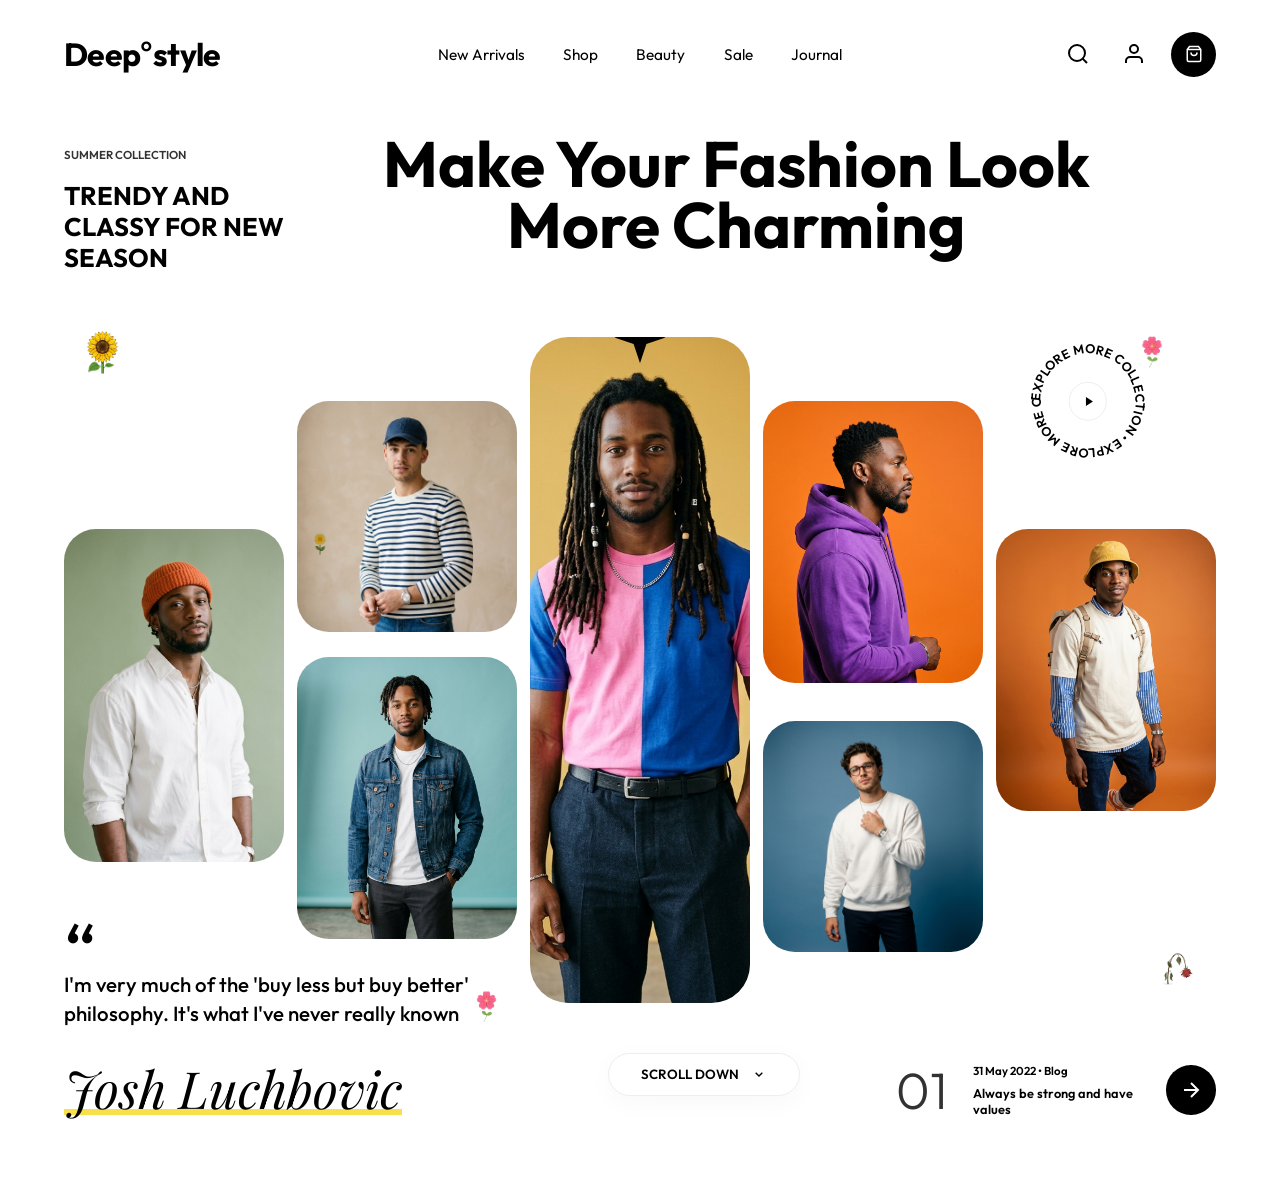
<file: deep-style/index.html>
<!DOCTYPE html>
<html lang="en">
<head>
    <meta charset="UTF-8">
    <meta name="viewport" content="width=device-width, initial-scale=1.0">
    <title>Deep°style | Modern Fashion Collection</title>
    <meta name="description" content="Discover the latest in modern fashion with Deep°style. Trendy and classy collections for the new season.">
    <link rel="preconnect" href="https://fonts.googleapis.com">
    <link rel="preconnect" href="https://fonts.gstatic.com" crossorigin>
    <link href="https://fonts.googleapis.com/css2?family=Outfit:wght@300;400;600;700&family=Playfair+Display:ital,wght@1,400&display=swap" rel="stylesheet">
    <link rel="stylesheet" href="style.css">
</head>
<body>
    <header class="header">
        <div class="logo">Deep<span>°</span>style</div>
        <nav class="nav">
            <a href="#">New Arrivals</a>
            <a href="#">Shop</a>
            <a href="#">Beauty</a>
            <a href="#">Sale</a>
            <a href="#">Journal</a>
        </nav>
        <div class="header-icons">
            <button id="search-btn" aria-label="Search"><svg viewBox="0 0 24 24" width="24" height="24" fill="none" stroke="currentColor" stroke-width="2"><circle cx="11" cy="11" r="8"></circle><line x1="21" y1="21" x2="16.65" y2="16.65"></line></svg></button>
            <button id="account-btn" aria-label="Account"><svg viewBox="0 0 24 24" width="24" height="24" fill="none" stroke="currentColor" stroke-width="2"><path d="M20 21v-2a4 4 0 0 0-4-4H8a4 4 0 0 0-4 4v2"></path><circle cx="12" cy="7" r="4"></circle></svg></button>
            <button id="cart-btn" aria-label="Cart" class="cart-btn">
                <svg viewBox="0 0 24 24" width="18" height="18" fill="none" stroke="white" stroke-width="2"><path d="M6 2L3 6v14a2 2 0 0 0 2 2h14a2 2 0 0 0 2-2V6l-3-4Z"></path><line x1="3" y1="6" x2="21" y2="6"></line><path d="M16 10a4 4 0 0 1-8 0"></path></svg>
            </button>
        </div>
    </header>

    <main class="container">
        <!-- Floating Decorative Flowers -->
        <img src="assets/sunflower.png" alt="" class="flower sunflower">
        <img src="assets/pink-flower.png" alt="" class="flower pink-flower-top">
        <img src="assets/yellow-flower.png" alt="" class="flower yellow-flower">
        <img src="assets/pink-flower.png" alt="" class="flower pink-flower-bottom">
        <img src="assets/wilted-rose.png" alt="" class="flower wilted-rose">

        <section class="hero-text">
            <div class="side-info">
                <p class="label">Summer Collection</p>
                <h1>TRENDY AND CLASSY FOR NEW SEASON</h1>
            </div>
            <h2 class="main-title">Make Your Fashion Look <br> More Charming</h2>
        </section>

        <section class="gallery">
            <div class="gallery-item item-6">
                <img src="assets/model-right.png" alt="Fashion model in orange beanie">
                <span class="tag">#2022</span>
            </div>
            <div class="gallery-item item-2">
                <img src="assets/model-top-mid.png" alt="Fashion model in blue cap">
            </div>
            <div class="gallery-item item-7">
                <img src="assets/model-denim.png" alt="Fashion model in denim jacket">
            </div>
            <div class="gallery-item item-3">
                <div class="star-icon">
                    <svg viewBox="0 0 24 24" fill="black"><path d="M12 0l3 9 9 3-9 3-3 9-3-9-9-3 9-3z"/></svg>
                </div>
                <img src="assets/hero-main.png" alt="Fashion model main portrait">
            </div>
            <div class="gallery-item item-4">
                <img src="assets/model-purple.png" alt="Fashion model in purple hoodie">
            </div>
            <div class="gallery-item item-5">
                <img src="assets/model-glasses.png" alt="Fashion model with glasses">
            </div>
            <div class="gallery-item item-1">
                <img src="assets/model-left.png" alt="Fashion model in yellow hat">
            </div>

            <div class="explore-circle">
                <svg viewBox="0 0 100 100">
                    <path id="circlePath" d="M 50, 50 m -37, 0 a 37,37 0 1,1 74,0 a 37,37 0 1,1 -74,0" fill="none" />
                    <text font-size="10" font-weight="600">
                        <textPath href="#circlePath">EXPLORE MORE COLLECTION • EXPLORE MORE COLLECTION •</textPath>
                    </text>
                </svg>
                <div class="play-btn">
                    <svg viewBox="0 0 24 24" fill="black"><path d="M8 5v14l11-7z"/></svg>
                </div>
            </div>
        </section>

        <section class="footer-content">
            <div class="quote-section">
                <span class="quote-icon">“</span>
                <p class="quote-text">I'm very much of the 'buy less but buy better' philosophy. It's what I've never really known</p>
                <div class="signature">Josh Luchbovic</div>
            </div>

            <div class="scroll-container">
                <button class="scroll-btn">
                    <span>SCROLL DOWN</span>
                    <svg viewBox="0 0 24 24" width="16" height="16" fill="none" stroke="currentColor" stroke-width="2"><path d="M7 10l5 5 5-5"></path></svg>
                </button>
            </div>

            <div class="blog-preview">
                <div class="blog-number">01</div>
                <div class="blog-info">
                    <p class="blog-date">31 May 2022 • Blog</p>
                    <h3>Always be strong and have values</h3>
                </div>
                <button class="arrow-btn" aria-label="Read more">
                    <svg viewBox="0 0 24 24" width="24" height="24" fill="none" stroke="white" stroke-width="2"><line x1="5" y1="12" x2="19" y2="12"></line><polyline points="12 5 19 12 12 19"></polyline></svg>
                </button>
            </div>
        </section>
    </main>

    <script src="script.js"></script>
</body>
</html>
</file>
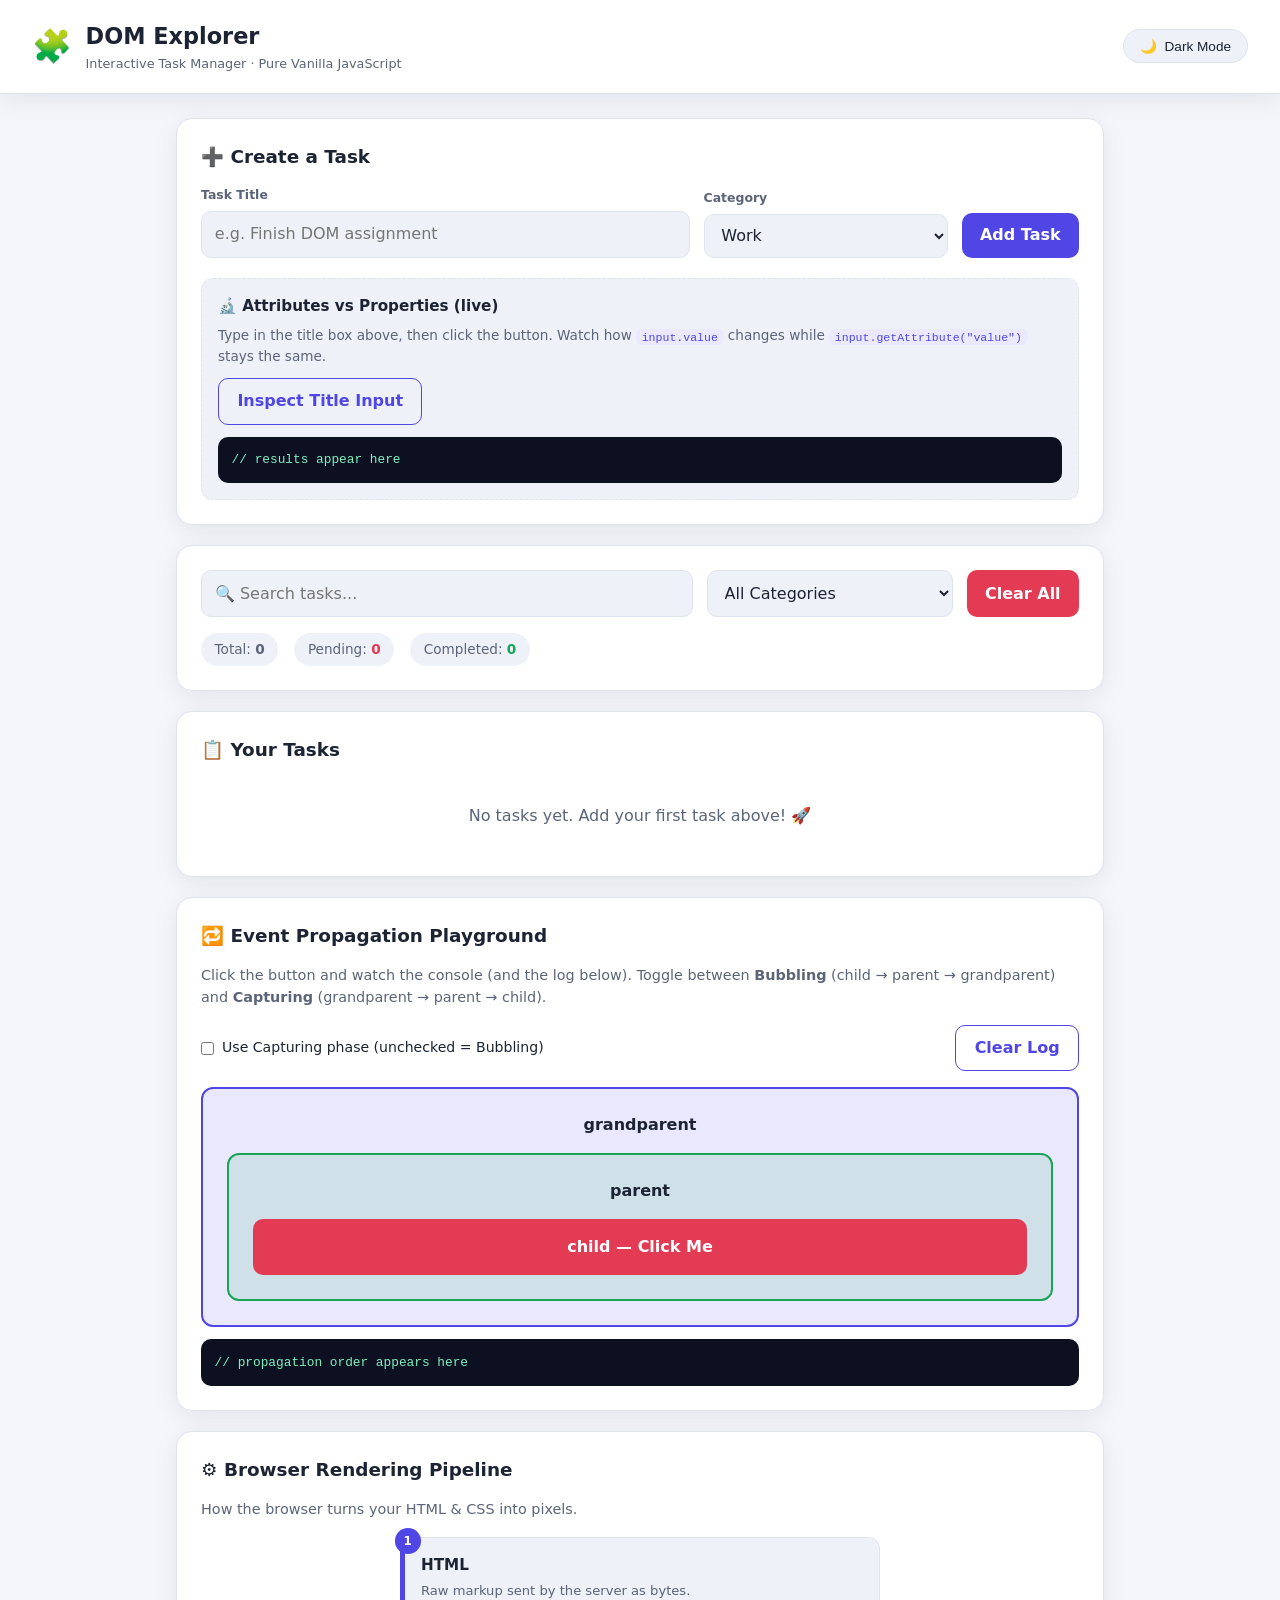
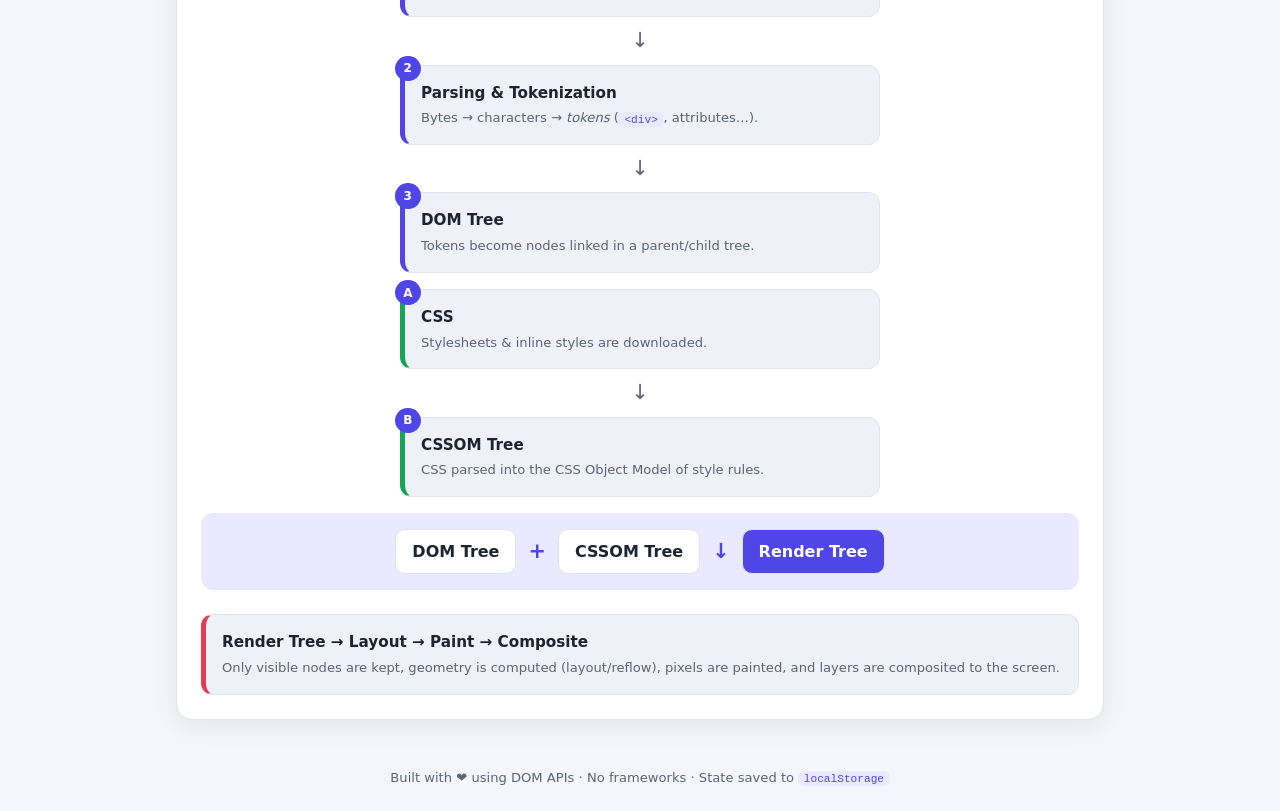
<file: DOM-manupulation/index.html>
<!DOCTYPE html>
<!--
  DOM Explorer — Interactive Task Manager
  Built with pure HTML + CSS + Vanilla JavaScript (no frameworks / libraries).
  The <body> carries a custom data attribute (data-theme) used by the theme toggle.
-->
<html lang="en">
<head>
  <meta charset="UTF-8" />
  <meta name="viewport" content="width=device-width, initial-scale=1.0" />
  <title>DOM Explorer — Task Manager</title>
  <link rel="stylesheet" href="styles.css" />
</head>

<!-- data-theme stores the active theme; toggled at runtime via dataset + toggleAttribute() -->
<body data-theme="light">

  <!-- ============================ HEADER ============================ -->
  <header class="app-header">
    <div class="brand">
      <span class="logo">🧩</span>
      <div>
        <h1>DOM Explorer</h1>
        <p class="tagline">Interactive Task Manager · Pure Vanilla JavaScript</p>
      </div>
    </div>

    <!-- Theme toggle: uses classList, dataset and toggleAttribute() -->
    <button id="themeToggle" class="theme-toggle" type="button" aria-label="Toggle theme">
      <span class="theme-icon">🌙</span>
      <span class="theme-label">Dark Mode</span>
    </button>
  </header>

  <main class="layout">

    <!-- ==================== 1. TASK CREATION MODULE ==================== -->
    <section class="panel" id="creationPanel">
      <h2 class="panel-title">➕ Create a Task</h2>

      <form id="taskForm" class="task-form" autocomplete="off">
        <div class="field">
          <label for="taskTitle">Task Title</label>
          <!-- NOTE: the value="" HTML attribute below is the *default* value.
               We compare input.value (live property) vs getAttribute("value")
               (the original attribute) in script.js — see the live demo box. -->
          <input
            type="text"
            id="taskTitle"
            name="taskTitle"
            value=""
            placeholder="e.g. Finish DOM assignment"
            required
          />
        </div>

        <div class="field">
          <label for="taskCategory">Category</label>
          <select id="taskCategory" name="taskCategory">
            <option value="work">Work</option>
            <option value="personal">Personal</option>
            <option value="study">Study</option>
            <option value="urgent">Urgent</option>
          </select>
        </div>

        <button type="submit" class="btn btn-primary">Add Task</button>
      </form>

      <!-- Live demonstration: Attributes vs Properties -->
      <div class="demo-box" id="attrPropDemo">
        <h3>🔬 Attributes vs Properties (live)</h3>
        <p>
          Type in the title box above, then click the button. Watch how
          <code>input.value</code> changes while
          <code>input.getAttribute("value")</code> stays the same.
        </p>
        <button type="button" class="btn btn-ghost" id="inspectInput">Inspect Title Input</button>
        <pre id="demoOutput" class="demo-output">// results appear here</pre>
      </div>
    </section>

    <!-- ==================== TOOLBAR: search / filter / counters ==================== -->
    <section class="panel" id="toolbarPanel">
      <div class="toolbar">
        <input type="search" id="searchInput" class="search" placeholder="🔍 Search tasks..." />

        <select id="filterCategory" class="filter">
          <option value="all">All Categories</option>
          <option value="work">Work</option>
          <option value="personal">Personal</option>
          <option value="study">Study</option>
          <option value="urgent">Urgent</option>
        </select>

        <button type="button" class="btn btn-danger" id="clearAll">Clear All</button>
      </div>

      <div class="counters">
        <span class="counter">Total: <strong id="countTotal">0</strong></span>
        <span class="counter counter-pending">Pending: <strong id="countPending">0</strong></span>
        <span class="counter counter-done">Completed: <strong id="countDone">0</strong></span>
      </div>
    </section>

    <!-- ==================== TASK LIST (event delegation target) ==================== -->
    <section class="panel" id="listPanel">
      <h2 class="panel-title">📋 Your Tasks</h2>
      <!-- A SINGLE listener is attached to #taskList; individual cards have none.
           This is Event Delegation in action. -->
      <div id="taskList" class="task-list">
        <p class="empty-state" id="emptyState">No tasks yet. Add your first task above! 🚀</p>
      </div>
    </section>

    <!-- ==================== 7. EVENT PROPAGATION DEMO ==================== -->
    <section class="panel" id="propagationPanel">
      <h2 class="panel-title">🔁 Event Propagation Playground</h2>
      <p class="panel-sub">
        Click the button and watch the console (and the log below). Toggle between
        <strong>Bubbling</strong> (child → parent → grandparent) and
        <strong>Capturing</strong> (grandparent → parent → child).
      </p>

      <div class="prop-controls">
        <label class="switch-row">
          <input type="checkbox" id="captureToggle" />
          <span>Use Capturing phase (unchecked = Bubbling)</span>
        </label>
        <button type="button" class="btn btn-ghost" id="clearPropLog">Clear Log</button>
      </div>

      <div id="grandparent" class="box grandparent">
        grandparent
        <div id="parent" class="box parent">
          parent
          <button id="child" class="box child" type="button">child — Click Me</button>
        </div>
      </div>

      <pre id="propLog" class="demo-output">// propagation order appears here</pre>
    </section>

    <!-- ==================== 8. BROWSER RENDERING PIPELINE ==================== -->
    <section class="panel" id="pipelinePanel">
      <h2 class="panel-title">⚙️ Browser Rendering Pipeline</h2>
      <p class="panel-sub">How the browser turns your HTML &amp; CSS into pixels.</p>

      <div class="pipeline">
        <div class="pipe-track">
          <div class="pipe-card">
            <span class="pipe-step">1</span>
            <h4>HTML</h4>
            <p>Raw markup sent by the server as bytes.</p>
          </div>
          <div class="arrow">↓</div>
          <div class="pipe-card">
            <span class="pipe-step">2</span>
            <h4>Parsing &amp; Tokenization</h4>
            <p>Bytes → characters → <em>tokens</em> (<code>&lt;div&gt;</code>, attributes…).</p>
          </div>
          <div class="arrow">↓</div>
          <div class="pipe-card">
            <span class="pipe-step">3</span>
            <h4>DOM Tree</h4>
            <p>Tokens become nodes linked in a parent/child tree.</p>
          </div>
        </div>

        <div class="pipe-track">
          <div class="pipe-card alt">
            <span class="pipe-step">A</span>
            <h4>CSS</h4>
            <p>Stylesheets &amp; inline styles are downloaded.</p>
          </div>
          <div class="arrow">↓</div>
          <div class="pipe-card alt">
            <span class="pipe-step">B</span>
            <h4>CSSOM Tree</h4>
            <p>CSS parsed into the CSS Object Model of style rules.</p>
          </div>
        </div>

        <div class="merge">
          <div class="merge-node">DOM Tree</div>
          <span class="plus">+</span>
          <div class="merge-node">CSSOM Tree</div>
          <span class="equals">↓</span>
          <div class="merge-result">Render Tree</div>
        </div>

        <div class="pipe-track final">
          <div class="pipe-card final-card">
            <h4>Render Tree → Layout → Paint → Composite</h4>
            <p>Only visible nodes are kept, geometry is computed (layout/reflow),
               pixels are painted, and layers are composited to the screen.</p>
          </div>
        </div>
      </div>
    </section>

  </main>

  <footer class="app-footer">
    <p>Built with ❤️ using DOM APIs · No frameworks · State saved to <code>localStorage</code></p>
  </footer>

  <script src="script.js"></script>
</body>
</html>
</file>
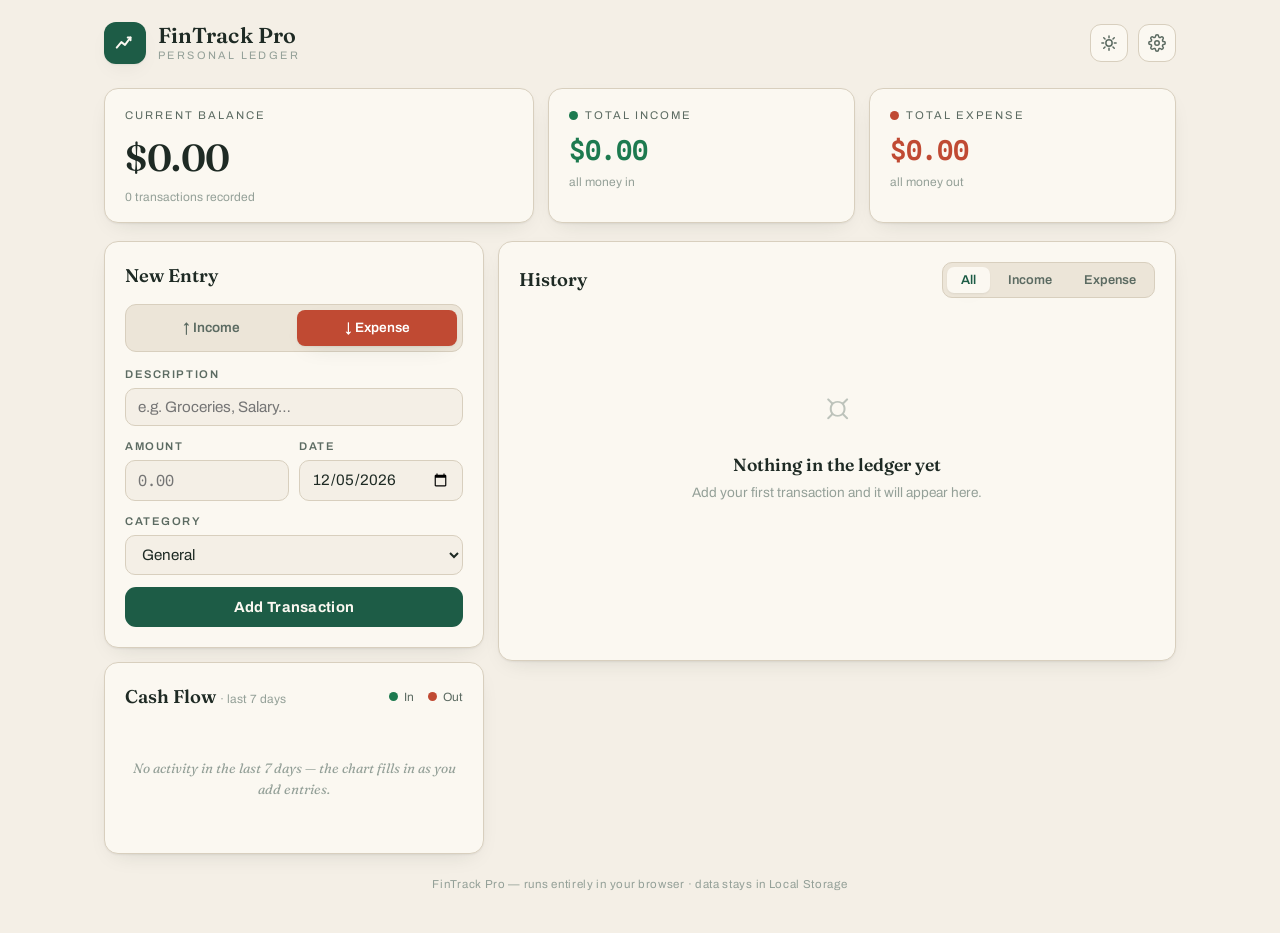
<file: fintrack-pro/index.html>
<!DOCTYPE html>
<html lang="en">
<head>
  <meta charset="UTF-8" />
  <meta name="viewport" content="width=device-width, initial-scale=1.0" />
  <title>FinTrack Pro — Personal Finance Tracker</title>
  <meta name="description" content="FinTrack Pro — a modern personal finance tracker. Track income and expenses, visualize cash flow, and stay on budget." />
  <link rel="preconnect" href="https://fonts.googleapis.com" />
  <link rel="preconnect" href="https://fonts.gstatic.com" crossorigin />
  <link href="https://fonts.googleapis.com/css2?family=Fraunces:opsz,wght@9..144,400;9..144,500;9..144,600;9..144,700&family=Archivo:wght@400;500;600;700&family=Spline+Sans+Mono:wght@400;500;600;700&display=swap" rel="stylesheet" />
  <link rel="stylesheet" href="style.css" />
  <link rel="icon" href="data:image/svg+xml,<svg xmlns='http://www.w3.org/2000/svg' viewBox='0 0 100 100'><text y='.9em' font-size='90'>💰</text></svg>" />
</head>
<body>

  <!-- ===== Header ===== -->
  <header class="topbar">
    <div class="brand">
      <div class="brand-mark" aria-hidden="true">
        <svg viewBox="0 0 24 24" fill="none" stroke="currentColor" stroke-width="2.2" stroke-linecap="round" stroke-linejoin="round">
          <path d="M3 17l5-6 4 3 6-8" />
          <path d="M18 6h3v3" transform="translate(-3 0)" />
        </svg>
      </div>
      <div class="brand-text">
        <span class="brand-name">FinTrack&nbsp;Pro</span>
        <span class="brand-tag">personal ledger</span>
      </div>
    </div>

    <div class="topbar-actions">
      <span class="greeting" id="greeting"></span>
      <button class="icon-btn" id="theme-toggle" type="button" aria-label="Toggle dark mode" title="Toggle dark mode">
        <svg class="icon-sun" viewBox="0 0 24 24" fill="none" stroke="currentColor" stroke-width="2" stroke-linecap="round">
          <circle cx="12" cy="12" r="4.2" />
          <path d="M12 2.5v2.4M12 19.1v2.4M2.5 12h2.4M19.1 12h2.4M5 5l1.7 1.7M17.3 17.3L19 19M19 5l-1.7 1.7M6.7 17.3L5 19" />
        </svg>
        <svg class="icon-moon" viewBox="0 0 24 24" fill="none" stroke="currentColor" stroke-width="2" stroke-linecap="round" stroke-linejoin="round">
          <path d="M20.5 14.5A8.5 8.5 0 1 1 9.5 3.5a7 7 0 0 0 11 11z" />
        </svg>
      </button>
      <button class="icon-btn" id="settings-open" type="button" aria-label="Profile settings" title="Profile settings">
        <svg viewBox="0 0 24 24" fill="none" stroke="currentColor" stroke-width="2" stroke-linecap="round" stroke-linejoin="round">
          <circle cx="12" cy="12" r="3" />
          <path d="M19.4 15a1.7 1.7 0 0 0 .34 1.87l.06.06a2 2 0 1 1-2.83 2.83l-.06-.06a1.7 1.7 0 0 0-1.87-.34 1.7 1.7 0 0 0-1 1.55V21a2 2 0 1 1-4 0v-.09a1.7 1.7 0 0 0-1-1.55 1.7 1.7 0 0 0-1.87.34l-.06.06a2 2 0 1 1-2.83-2.83l.06-.06a1.7 1.7 0 0 0 .34-1.87 1.7 1.7 0 0 0-1.55-1H3a2 2 0 1 1 0-4h.09a1.7 1.7 0 0 0 1.55-1 1.7 1.7 0 0 0-.34-1.87l-.06-.06a2 2 0 1 1 2.83-2.83l.06.06a1.7 1.7 0 0 0 1.87.34h.09a1.7 1.7 0 0 0 1-1.55V3a2 2 0 1 1 4 0v.09a1.7 1.7 0 0 0 1 1.55 1.7 1.7 0 0 0 1.87-.34l.06-.06a2 2 0 1 1 2.83 2.83l-.06.06a1.7 1.7 0 0 0-.34 1.87v.09a1.7 1.7 0 0 0 1.55 1H21a2 2 0 1 1 0 4h-.09a1.7 1.7 0 0 0-1.51 1z" />
        </svg>
      </button>
    </div>
  </header>

  <main class="shell">

    <!-- ===== Summary ===== -->
    <section class="summary" aria-label="Account summary">
      <article class="stat stat-balance">
        <p class="stat-label">Current Balance</p>
        <p class="stat-value" id="stat-balance">—</p>
        <p class="stat-sub" id="stat-count">0 transactions recorded</p>
      </article>
      <article class="stat stat-income">
        <p class="stat-label"><span class="dot dot-income"></span>Total Income</p>
        <p class="stat-value" id="stat-income">—</p>
        <p class="stat-sub">all money in</p>
      </article>
      <article class="stat stat-expense">
        <p class="stat-label"><span class="dot dot-expense"></span>Total Expense</p>
        <p class="stat-value" id="stat-expense">—</p>
        <p class="stat-sub">all money out</p>
      </article>
    </section>

    <div class="columns">

      <!-- ===== Left column: add + chart ===== -->
      <div class="col col-left">

        <section class="card" aria-label="Add transaction">
          <h2 class="card-title">New Entry</h2>
          <form id="tx-form" autocomplete="off" novalidate>
            <div class="type-switch" role="radiogroup" aria-label="Transaction type">
              <input type="radio" name="type" id="type-income" value="income" />
              <label for="type-income">↑ Income</label>
              <input type="radio" name="type" id="type-expense" value="expense" checked />
              <label for="type-expense">↓ Expense</label>
            </div>

            <div class="field">
              <label for="tx-desc">Description</label>
              <input type="text" id="tx-desc" placeholder="e.g. Groceries, Salary…" maxlength="60" required />
            </div>

            <div class="field-row">
              <div class="field">
                <label for="tx-amount">Amount</label>
                <input type="number" id="tx-amount" placeholder="0.00" min="0.01" step="0.01" inputmode="decimal" required />
              </div>
              <div class="field">
                <label for="tx-date">Date</label>
                <input type="date" id="tx-date" required />
              </div>
            </div>

            <div class="field">
              <label for="tx-category">Category</label>
              <select id="tx-category">
                <option>General</option>
                <option>Salary</option>
                <option>Food</option>
                <option>Transport</option>
                <option>Shopping</option>
                <option>Bills</option>
                <option>Entertainment</option>
                <option>Health</option>
                <option>Other</option>
              </select>
            </div>

            <p class="form-error" id="form-error" role="alert" hidden></p>
            <button type="submit" class="btn btn-primary" id="tx-submit">Add Transaction</button>
          </form>
        </section>

        <section class="card" aria-label="Cash flow chart">
          <div class="card-head">
            <h2 class="card-title">Cash Flow <span class="card-title-sub">· last 7 days</span></h2>
            <div class="legend">
              <span><span class="dot dot-income"></span>In</span>
              <span><span class="dot dot-expense"></span>Out</span>
            </div>
          </div>
          <div id="chart" class="chart" role="img" aria-label="Bar chart of income and expenses over the last 7 days"></div>
        </section>
      </div>

      <!-- ===== Right column: history ===== -->
      <div class="col col-right">
        <section class="card card-history" aria-label="Transaction history">
          <div class="card-head">
            <h2 class="card-title">History</h2>
            <div class="filters" role="tablist" aria-label="Filter transactions">
              <button class="filter-btn is-active" data-filter="all" type="button">All</button>
              <button class="filter-btn" data-filter="income" type="button">Income</button>
              <button class="filter-btn" data-filter="expense" type="button">Expense</button>
            </div>
          </div>
          <ul class="tx-list" id="tx-list"></ul>
          <div class="empty" id="empty-state" hidden>
            <div class="empty-art" aria-hidden="true">¤</div>
            <p class="empty-title">Nothing in the ledger yet</p>
            <p class="empty-sub">Add your first transaction and it will appear here.</p>
          </div>
        </section>
      </div>
    </div>

    <footer class="footer">
      <span>FinTrack Pro — runs entirely in your browser · data stays in Local Storage</span>
    </footer>
  </main>

  <!-- ===== Settings modal ===== -->
  <div class="modal-backdrop" id="settings-modal" hidden>
    <div class="modal" role="dialog" aria-modal="true" aria-labelledby="settings-title">
      <div class="modal-head">
        <h2 id="settings-title">Profile Settings</h2>
        <button class="icon-btn" id="settings-close" type="button" aria-label="Close settings">✕</button>
      </div>
      <form id="settings-form">
        <div class="field">
          <label for="profile-name">Your Name</label>
          <input type="text" id="profile-name" placeholder="e.g. Abhinaba" maxlength="30" />
        </div>
        <div class="field">
          <label for="profile-currency">Preferred Currency</label>
          <select id="profile-currency">
            <option value="USD">USD — US Dollar ($)</option>
            <option value="EUR">EUR — Euro (€)</option>
            <option value="GBP">GBP — British Pound (£)</option>
            <option value="INR">INR — Indian Rupee (₹)</option>
            <option value="JPY">JPY — Japanese Yen (¥)</option>
          </select>
        </div>
        <button type="submit" class="btn btn-primary">Save Settings</button>
      </form>
      <div class="danger-zone">
        <p>Wipe every transaction and setting from this browser.</p>
        <button class="btn btn-danger" id="reset-all" type="button">Reset All Data</button>
      </div>
    </div>
  </div>

  <div class="toast" id="toast" role="status" aria-live="polite"></div>

  <script src="script.js"></script>
</body>
</html>
</file>
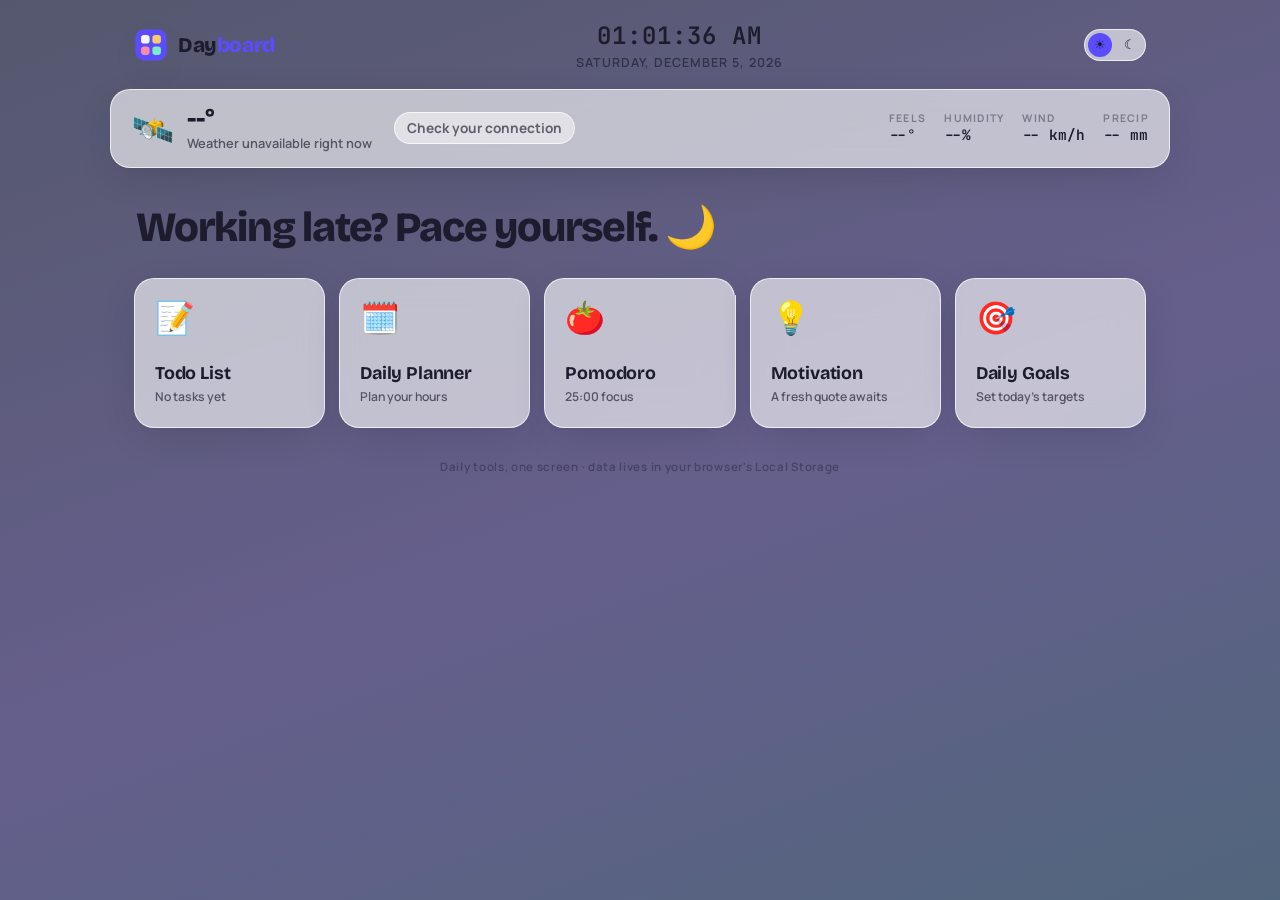
<file: productivity-dashboard/index.html>
<!DOCTYPE html>
<html lang="en">
<head>
  <meta charset="UTF-8" />
  <meta name="viewport" content="width=device-width, initial-scale=1.0" />
  <title>Productivity Dashboard</title>
  <meta name="description" content="A single-page productivity dashboard: todo list, daily planner, pomodoro timer, motivation quotes, weather, goals and more." />
  <!-- Apply saved theme BEFORE first paint to avoid a flash of the wrong theme -->
  <script>
    (function () {
      try {
        var saved = JSON.parse(localStorage.getItem("dash.theme"));
        if (saved === "dark" || saved === "light") {
          document.documentElement.dataset.theme = saved;
        } else {
          document.documentElement.dataset.theme = "light";
        }
      } catch (e) {
        document.documentElement.dataset.theme = "light";
      }
    })();
  </script>
  <link rel="preconnect" href="https://fonts.googleapis.com" />
  <link rel="preconnect" href="https://fonts.gstatic.com" crossorigin />
  <link href="https://fonts.googleapis.com/css2?family=Bricolage+Grotesque:opsz,wght@12..96,500;12..96,600;12..96,700;12..96,800&family=Manrope:wght@400;500;600;700;800&family=JetBrains+Mono:wght@400;500;600;700&display=swap" rel="stylesheet" />
  <link rel="stylesheet" href="style.css" />
  <link rel="icon" href="assets/logo.svg" type="image/svg+xml" />
</head>
<body>

  <!-- ===== Dynamic time-of-day background layers (crossfaded, no flashing) ===== -->
  <div class="bg-stack" aria-hidden="true">
    <div class="bg-layer bg-morning" data-bg="morning"></div>
    <div class="bg-layer bg-afternoon" data-bg="afternoon"></div>
    <div class="bg-layer bg-evening" data-bg="evening"></div>
    <div class="bg-layer bg-night" data-bg="night"></div>
    <div class="bg-veil"></div>
  </div>

  <!-- ===== Header: brand + always-visible Date & Time + theme switch ===== -->
  <header class="topbar">
    <div class="brand">
      <img src="assets/logo.svg" alt="" class="brand-logo" />
      <span class="brand-name">Day<em>board</em></span>
    </div>

    <div class="clock" id="clock" aria-live="off">
      <span class="clock-time" id="clock-time">--:--:--</span>
      <span class="clock-date" id="clock-date">Loading date…</span>
    </div>

    <button class="theme-toggle" id="theme-toggle" type="button" role="switch" aria-checked="false" aria-label="Toggle dark mode">
      <span class="theme-toggle-thumb"></span>
      <span class="theme-toggle-icon sun">☀</span>
      <span class="theme-toggle-icon moon">☾</span>
    </button>
  </header>

  <!-- ===== Always-visible Weather strip ===== -->
  <section class="weather" id="weather" aria-label="Current weather">
    <div class="weather-main">
      <span class="weather-icon" id="weather-icon">⛅</span>
      <div>
        <p class="weather-temp" id="weather-temp">--°</p>
        <p class="weather-cond" id="weather-cond">Fetching weather…</p>
      </div>
    </div>
    <p class="weather-loc" id="weather-loc">Locating…</p>
    <div class="weather-details">
      <span class="weather-detail"><em>Feels</em><b id="weather-feels">--°</b></span>
      <span class="weather-detail"><em>Humidity</em><b id="weather-humidity">--%</b></span>
      <span class="weather-detail"><em>Wind</em><b id="weather-wind">-- km/h</b></span>
      <span class="weather-detail"><em>Precip</em><b id="weather-precip">-- mm</b></span>
    </div>
  </section>

  <main class="stage">

    <!-- ================= DASHBOARD (home) ================= -->
    <section class="screen dashboard is-active" id="dashboard" aria-label="Dashboard">
      <h1 class="hello" id="hello">Let's make today count.</h1>

      <div class="cards">
        <button class="feature-card" data-feature="todo" type="button">
          <span class="feature-card-icon">📝</span>
          <span class="feature-card-title">Todo List</span>
          <span class="feature-card-sub" id="card-sub-todo">No tasks yet</span>
        </button>

        <button class="feature-card" data-feature="planner" type="button">
          <span class="feature-card-icon">🗓️</span>
          <span class="feature-card-title">Daily Planner</span>
          <span class="feature-card-sub" id="card-sub-planner">Plan your hours</span>
        </button>

        <button class="feature-card" data-feature="pomodoro" type="button">
          <span class="feature-card-icon">🍅</span>
          <span class="feature-card-title">Pomodoro</span>
          <span class="feature-card-sub" id="card-sub-pomodoro">25:00 focus</span>
        </button>

        <button class="feature-card" data-feature="quote" type="button">
          <span class="feature-card-icon">💡</span>
          <span class="feature-card-title">Motivation</span>
          <span class="feature-card-sub">A fresh quote awaits</span>
        </button>

        <button class="feature-card" data-feature="goals" type="button">
          <span class="feature-card-icon">🎯</span>
          <span class="feature-card-title">Daily Goals</span>
          <span class="feature-card-sub" id="card-sub-goals">Set today's targets</span>
        </button>
      </div>
    </section>

    <!-- ================= TODO LIST ================= -->
    <section class="screen feature" id="view-todo" aria-label="Todo list" hidden>
      <div class="feature-head">
        <button class="back-btn" data-back type="button">← Dashboard</button>
        <h2>📝 Todo List</h2>
      </div>

      <form class="add-row" id="todo-form">
        <input type="text" id="todo-input" placeholder="What needs doing?" maxlength="120" autocomplete="off" />
        <button type="submit" class="btn-add">Add Task</button>
      </form>

      <ul class="item-list" id="todo-list"></ul>
      <p class="list-empty" id="todo-empty">Your list is clear. Add your first task above. ✨</p>
    </section>

    <!-- ================= DAILY PLANNER ================= -->
    <section class="screen feature" id="view-planner" aria-label="Daily planner" hidden>
      <div class="feature-head">
        <button class="back-btn" data-back type="button">← Dashboard</button>
        <h2>🗓️ Daily Planner</h2>
      </div>
      <p class="feature-hint">Jot a plan next to each hour — everything saves automatically.</p>
      <div class="planner" id="planner"></div>
    </section>

    <!-- ================= POMODORO ================= -->
    <section class="screen feature" id="view-pomodoro" aria-label="Pomodoro timer" hidden>
      <div class="feature-head">
        <button class="back-btn" data-back type="button">← Dashboard</button>
        <h2>🍅 Pomodoro Timer</h2>
      </div>

      <div class="pomodoro">
        <p class="pomodoro-session" id="pomodoro-session">Work Session</p>
        <div class="pomodoro-ring">
          <svg viewBox="0 0 220 220" aria-hidden="true">
            <circle class="ring-track" cx="110" cy="110" r="98" />
            <circle class="ring-progress" id="pomodoro-ring" cx="110" cy="110" r="98" />
          </svg>
          <p class="pomodoro-time" id="pomodoro-time">25:00</p>
        </div>
        <p class="pomodoro-note" id="pomodoro-note">25 minutes of focus, then a 5 minute break.</p>
        <div class="pomodoro-controls">
          <button class="btn-ctrl btn-start" id="pomodoro-start" type="button">Start</button>
          <button class="btn-ctrl" id="pomodoro-pause" type="button">Pause</button>
          <button class="btn-ctrl" id="pomodoro-reset" type="button">Reset</button>
        </div>
      </div>
    </section>

    <!-- ================= MOTIVATION QUOTE ================= -->
    <section class="screen feature" id="view-quote" aria-label="Motivation quote" hidden>
      <div class="feature-head">
        <button class="back-btn" data-back type="button">← Dashboard</button>
        <h2>💡 Motivation</h2>
      </div>

      <figure class="quote-card">
        <span class="quote-mark" aria-hidden="true">“</span>
        <blockquote class="quote-text" id="quote-text">Press the button for a spark of motivation.</blockquote>
        <figcaption class="quote-author" id="quote-author"></figcaption>
      </figure>
      <button class="btn-add btn-quote" id="quote-btn" type="button">New Quote</button>
    </section>

    <!-- ================= DAILY GOALS ================= -->
    <section class="screen feature" id="view-goals" aria-label="Daily goals" hidden>
      <div class="feature-head">
        <button class="back-btn" data-back type="button">← Dashboard</button>
        <h2>🎯 Daily Goals</h2>
      </div>

      <div class="progress-wrap">
        <p class="progress-text" id="goals-progress">0 of 0 completed</p>
        <div class="progress-bar"><div class="progress-fill" id="goals-fill"></div></div>
      </div>

      <form class="add-row" id="goals-form">
        <input type="text" id="goals-input" placeholder="Set a goal for today…" maxlength="120" autocomplete="off" />
        <button type="submit" class="btn-add">Add Goal</button>
      </form>

      <ul class="item-list" id="goals-list"></ul>
      <p class="list-empty" id="goals-empty">No goals yet — aim at something. 🎯</p>
    </section>

  </main>

  <footer class="footer">Daily tools, one screen · data lives in your browser's Local Storage</footer>

  <script src="script.js"></script>
</body>
</html>
</file>
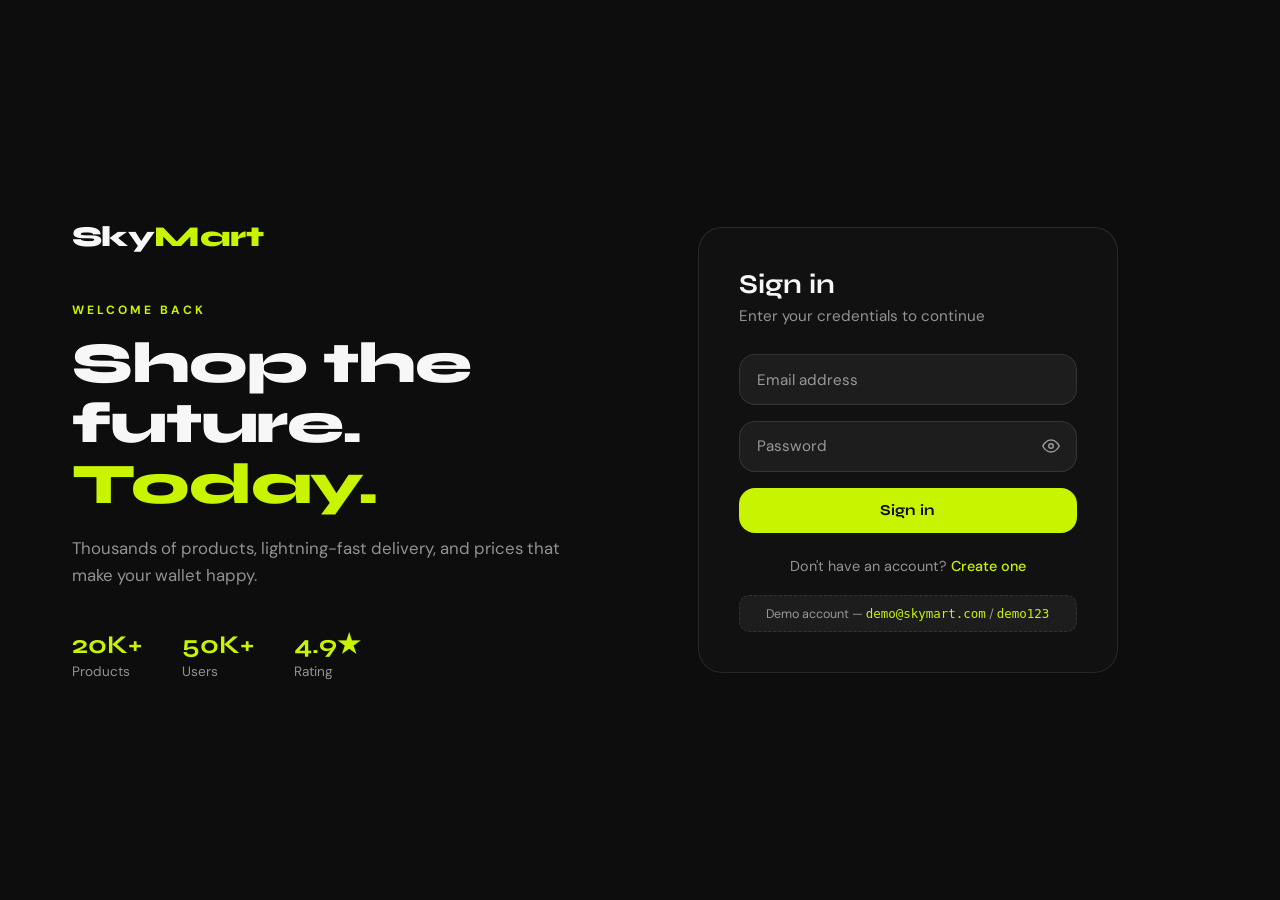
<file: skymart/index.html>
<!DOCTYPE html>
<html lang="en">
<head>
  <meta charset="UTF-8" />
  <meta name="viewport" content="width=device-width, initial-scale=1.0" />
  <title>SkyMart</title>
  <link rel="preconnect" href="https://fonts.googleapis.com" />
  <link rel="preconnect" href="https://fonts.gstatic.com" crossorigin />
  <link
    href="https://fonts.googleapis.com/css2?family=DM+Sans:opsz,wght@9..40,400;9..40,500;9..40,700&family=Syne:wght@500;600;700;800&display=swap"
    rel="stylesheet"
  />
  <link rel="stylesheet" href="style.css" />
</head>
<body>
  <!-- ======== HEADER (visible after login) ======== -->
  <header class="header hidden" id="header">
    <a class="logo" href="#" data-nav="shop">Sky<span>Mart</span></a>

    <div class="search-wrap">
      <svg viewBox="0 0 24 24" fill="none" stroke="currentColor" stroke-width="2"><circle cx="11" cy="11" r="7"/><path d="m21 21-4.3-4.3"/></svg>
      <input type="search" id="search-input" placeholder="Search products..." autocomplete="off" />
    </div>

    <nav class="header-actions">
      <button class="icon-btn" id="orders-btn" title="My orders">
        <svg viewBox="0 0 24 24" fill="none" stroke="currentColor" stroke-width="2"><path d="M21 8v13H3V8"/><path d="M1 3h22v5H1z"/><path d="M10 12h4"/></svg>
      </button>
      <button class="icon-btn" id="cart-btn" title="Cart">
        <svg viewBox="0 0 24 24" fill="none" stroke="currentColor" stroke-width="2"><circle cx="9" cy="21" r="1"/><circle cx="20" cy="21" r="1"/><path d="M1 1h4l2.68 13.39a2 2 0 0 0 2 1.61h9.72a2 2 0 0 0 2-1.61L23 6H6"/></svg>
        <span class="cart-badge hidden" id="cart-badge">0</span>
      </button>
      <div class="user-chip">
        <span class="avatar" id="user-avatar">A</span>
        <span class="user-name" id="user-name">User</span>
      </div>
      <button class="btn btn-ghost btn-sm" id="logout-btn">Logout</button>
    </nav>
  </header>

  <main id="app">
    <!-- ======== LOGIN VIEW ======== -->
    <section class="view auth-view" id="view-login">
      <div class="auth-split">
        <div class="auth-hero">
          <a class="logo logo-lg" href="#">Sky<span>Mart</span></a>
          <p class="eyebrow">Welcome back</p>
          <h1 class="hero-title">Shop the future.<br /><span>Today.</span></h1>
          <p class="hero-sub">Thousands of products, lightning-fast delivery, and prices that make your wallet happy.</p>
          <div class="hero-stats">
            <div><strong>20K+</strong><span>Products</span></div>
            <div><strong>50K+</strong><span>Users</span></div>
            <div><strong>4.9★</strong><span>Rating</span></div>
          </div>
        </div>

        <div class="auth-card">
          <h2>Sign in</h2>
          <p class="auth-sub">Enter your credentials to continue</p>
          <form id="login-form" novalidate>
            <div class="field">
              <input type="email" id="login-email" placeholder="Email address" autocomplete="email" required />
            </div>
            <div class="field field-password">
              <input type="password" id="login-password" placeholder="Password" autocomplete="current-password" required />
              <button type="button" class="eye-btn" data-toggle="login-password" aria-label="Show password">
                <svg viewBox="0 0 24 24" fill="none" stroke="currentColor" stroke-width="2"><path d="M1 12s4-8 11-8 11 8 11 8-4 8-11 8-11-8-11-8Z"/><circle cx="12" cy="12" r="3"/></svg>
              </button>
            </div>
            <p class="form-error hidden" id="login-error"></p>
            <button type="submit" class="btn btn-accent btn-block">Sign in</button>
          </form>
          <p class="auth-switch">Don't have an account? <a href="#" data-nav="register">Create one</a></p>
          <p class="demo-hint">Demo account — <code>demo@skymart.com</code> / <code>demo123</code></p>
        </div>
      </div>
    </section>

    <!-- ======== REGISTER VIEW ======== -->
    <section class="view auth-view hidden" id="view-register">
      <div class="auth-center">
        <div class="auth-card">
          <a class="logo logo-center" href="#">Sky<span>Mart</span></a>
          <h2>Create account</h2>
          <p class="auth-sub">Join SkyMart and start shopping</p>
          <form id="register-form" novalidate>
            <div class="field">
              <input type="text" id="reg-name" placeholder="Full name" autocomplete="name" required />
            </div>
            <div class="field">
              <input type="email" id="reg-email" placeholder="Email address" autocomplete="email" required />
            </div>
            <div class="field field-password">
              <input type="password" id="reg-password" placeholder="Password (min 6 chars)" autocomplete="new-password" required />
              <button type="button" class="eye-btn" data-toggle="reg-password" aria-label="Show password">
                <svg viewBox="0 0 24 24" fill="none" stroke="currentColor" stroke-width="2"><path d="M1 12s4-8 11-8 11 8 11 8-4 8-11 8-11-8-11-8Z"/><circle cx="12" cy="12" r="3"/></svg>
              </button>
            </div>
            <div class="field">
              <input type="password" id="reg-confirm" placeholder="Confirm password" autocomplete="new-password" required />
            </div>
            <p class="form-error hidden" id="register-error"></p>
            <button type="submit" class="btn btn-accent btn-block">Create Account</button>
          </form>
          <p class="auth-switch">Already have an account? <a href="#" data-nav="login">Sign in</a></p>
        </div>
      </div>
    </section>

    <!-- ======== SHOP VIEW ======== -->
    <section class="view hidden" id="view-shop">
      <div class="shop-hero">
        <p class="eyebrow">New season</p>
        <h1 class="hero-title">Gear that gets you.</h1>
        <p class="hero-sub">Hand-picked tech, fashion and lifestyle drops — updated daily.</p>
      </div>

      <div class="shop-toolbar">
        <div class="chips" id="category-chips"></div>
        <select id="sort-select" class="sort-select">
          <option value="featured">Sort: Featured</option>
          <option value="price-asc">Price: Low to High</option>
          <option value="price-desc">Price: High to Low</option>
          <option value="rating">Top Rated</option>
        </select>
      </div>

      <div class="product-grid" id="product-grid"></div>
      <div class="no-results hidden" id="no-results">
        <p>😕</p>
        <h3>No products found</h3>
        <p class="muted">Try a different search or category.</p>
      </div>
    </section>

    <!-- ======== CHECKOUT VIEW ======== -->
    <section class="view hidden" id="view-checkout">
      <button class="back-link" data-nav="shop">← Continue shopping</button>
      <h1 class="page-title">Checkout</h1>
      <div class="checkout-grid">
        <form class="checkout-form" id="checkout-form" novalidate>
          <div class="panel">
            <h3>Shipping details</h3>
            <div class="field"><input type="text" id="ship-name" placeholder="Full name" required /></div>
            <div class="field"><input type="tel" id="ship-phone" placeholder="Phone number" required /></div>
            <div class="field"><input type="text" id="ship-address" placeholder="Street address" required /></div>
            <div class="field-row">
              <div class="field"><input type="text" id="ship-city" placeholder="City" required /></div>
              <div class="field"><input type="text" id="ship-zip" placeholder="PIN / ZIP code" required /></div>
            </div>
          </div>

          <div class="panel">
            <h3>Payment method</h3>
            <label class="pay-option">
              <input type="radio" name="payment" value="Cash on Delivery" checked />
              <span class="pay-label">💵 Cash on Delivery</span>
            </label>
            <label class="pay-option">
              <input type="radio" name="payment" value="UPI (demo)" />
              <span class="pay-label">📱 UPI <em>(demo)</em></span>
            </label>
            <label class="pay-option">
              <input type="radio" name="payment" value="Card (demo)" />
              <span class="pay-label">💳 Card <em>(demo)</em></span>
            </label>
            <p class="demo-hint">Demo checkout — no real payment is processed.</p>
          </div>

          <p class="form-error hidden" id="checkout-error"></p>
          <button type="submit" class="btn btn-accent btn-block btn-lg">Place Order</button>
        </form>

        <aside class="panel order-summary">
          <h3>Order summary</h3>
          <div id="summary-items"></div>
          <div class="summary-lines">
            <div class="line"><span>Subtotal</span><span id="summary-subtotal">$0.00</span></div>
            <div class="line"><span>Shipping</span><span id="summary-shipping">$0.00</span></div>
            <div class="line total"><span>Total</span><span id="summary-total">$0.00</span></div>
          </div>
        </aside>
      </div>
    </section>

    <!-- ======== ORDER SUCCESS VIEW ======== -->
    <section class="view hidden" id="view-success">
      <div class="success-card">
        <div class="success-icon">✓</div>
        <h1>Order placed!</h1>
        <p class="muted">Thanks for shopping with SkyMart.</p>
        <p class="order-id">Order ID: <strong id="success-order-id">—</strong></p>
        <p class="muted" id="success-total"></p>
        <div class="success-actions">
          <button class="btn btn-accent" data-nav="shop">Continue shopping</button>
          <button class="btn btn-ghost" id="view-orders-link">View my orders</button>
        </div>
      </div>
    </section>
  </main>

  <!-- ======== CART DRAWER ======== -->
  <div class="overlay hidden" id="overlay"></div>
  <aside class="cart-drawer" id="cart-drawer" aria-hidden="true">
    <div class="drawer-head">
      <h2>Cart</h2>
      <button class="icon-btn" id="cart-close" aria-label="Close cart">
        <svg viewBox="0 0 24 24" fill="none" stroke="currentColor" stroke-width="2"><path d="M18 6 6 18M6 6l12 12"/></svg>
      </button>
    </div>

    <div class="cart-empty" id="cart-empty">
      <p class="cart-empty-emoji">🛒</p>
      <p class="cart-empty-title">Cart is empty</p>
      <p class="muted">Go shop something cool!</p>
      <button class="btn btn-accent" id="browse-btn">Browse Products</button>
    </div>

    <div class="cart-items hidden" id="cart-items"></div>

    <div class="cart-foot hidden" id="cart-foot">
      <div class="line total"><span>Subtotal</span><span id="cart-subtotal">$0.00</span></div>
      <p class="muted small">Shipping calculated at checkout. Free over $50.</p>
      <button class="btn btn-accent btn-block" id="checkout-btn">Checkout →</button>
      <button class="btn btn-ghost btn-block btn-sm" id="clear-cart-btn">Clear cart</button>
    </div>
  </aside>

  <!-- ======== ORDERS MODAL ======== -->
  <div class="modal hidden" id="orders-modal">
    <div class="modal-card">
      <div class="drawer-head">
        <h2>My Orders</h2>
        <button class="icon-btn" id="orders-close" aria-label="Close orders">
          <svg viewBox="0 0 24 24" fill="none" stroke="currentColor" stroke-width="2"><path d="M18 6 6 18M6 6l12 12"/></svg>
        </button>
      </div>
      <div id="orders-list"></div>
    </div>
  </div>

  <div class="toast-wrap" id="toast-wrap"></div>

  <script src="script.js"></script>
</body>
</html>
</file>
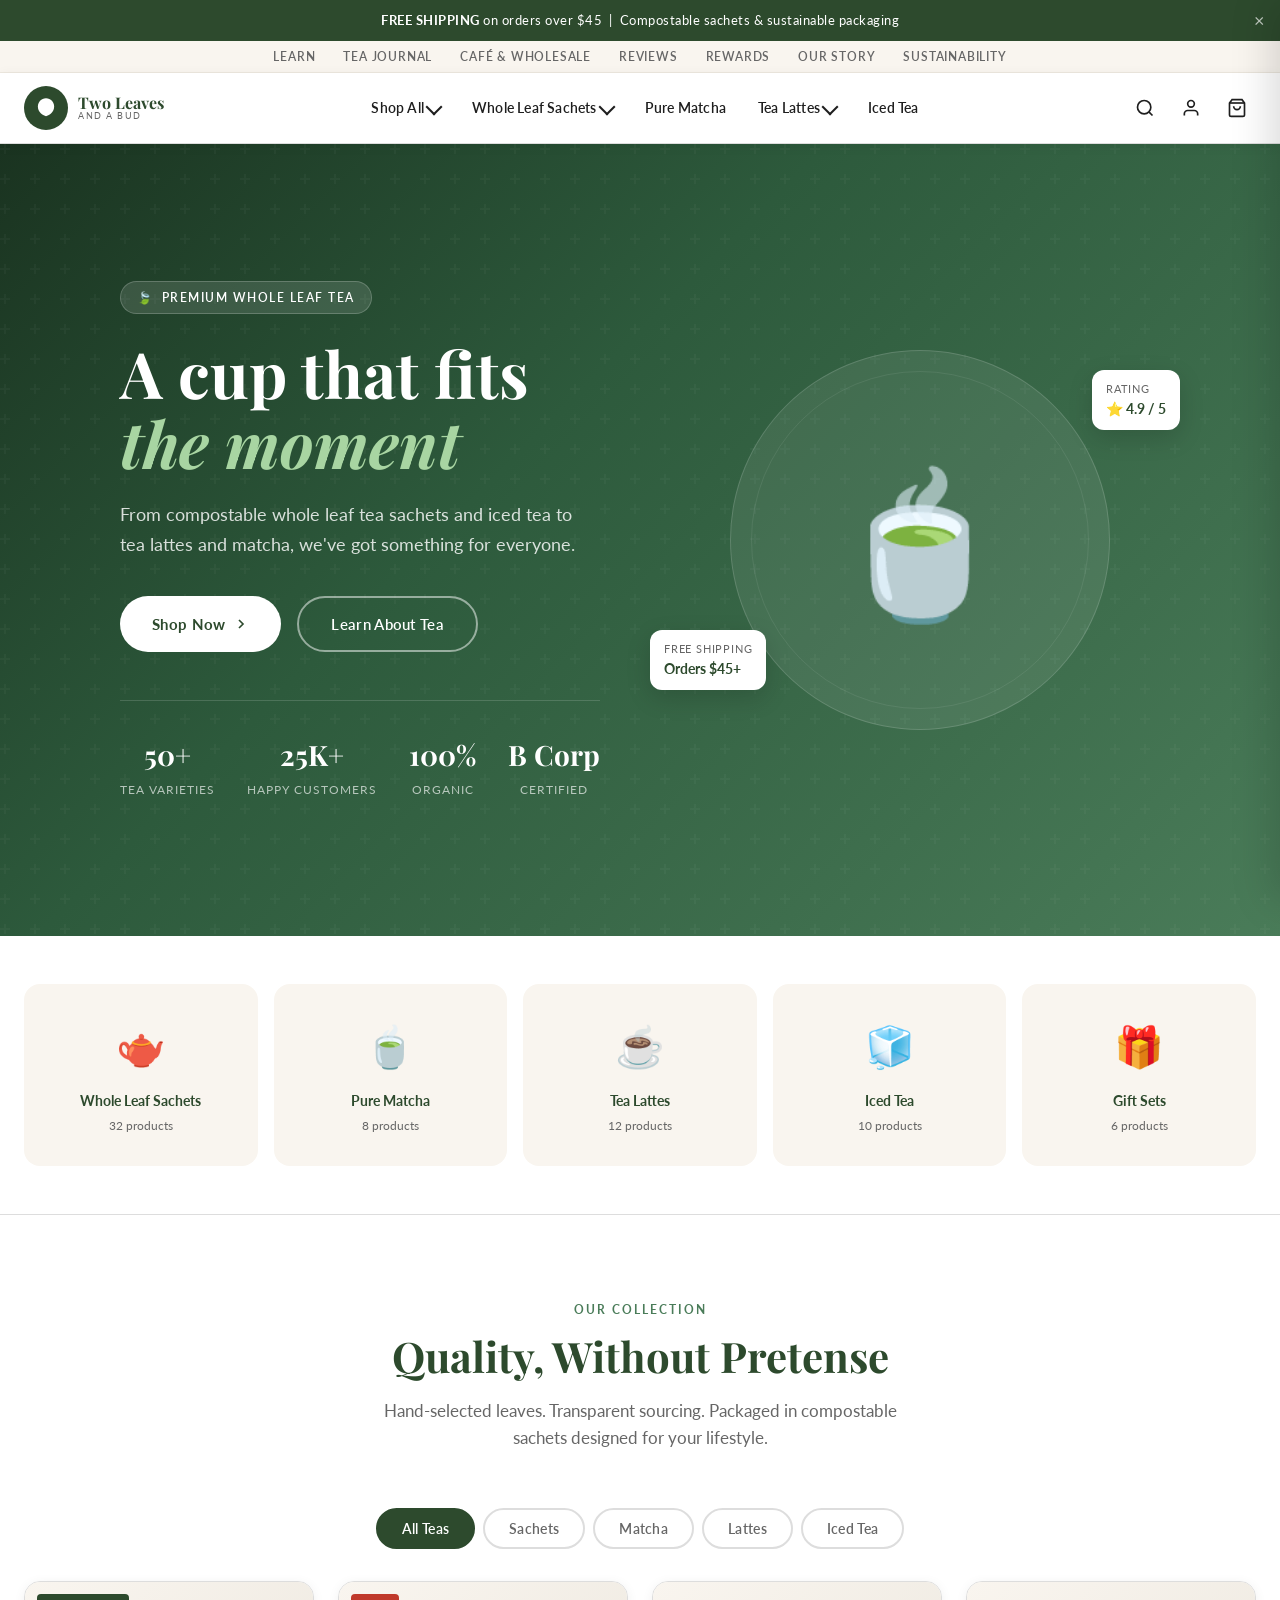
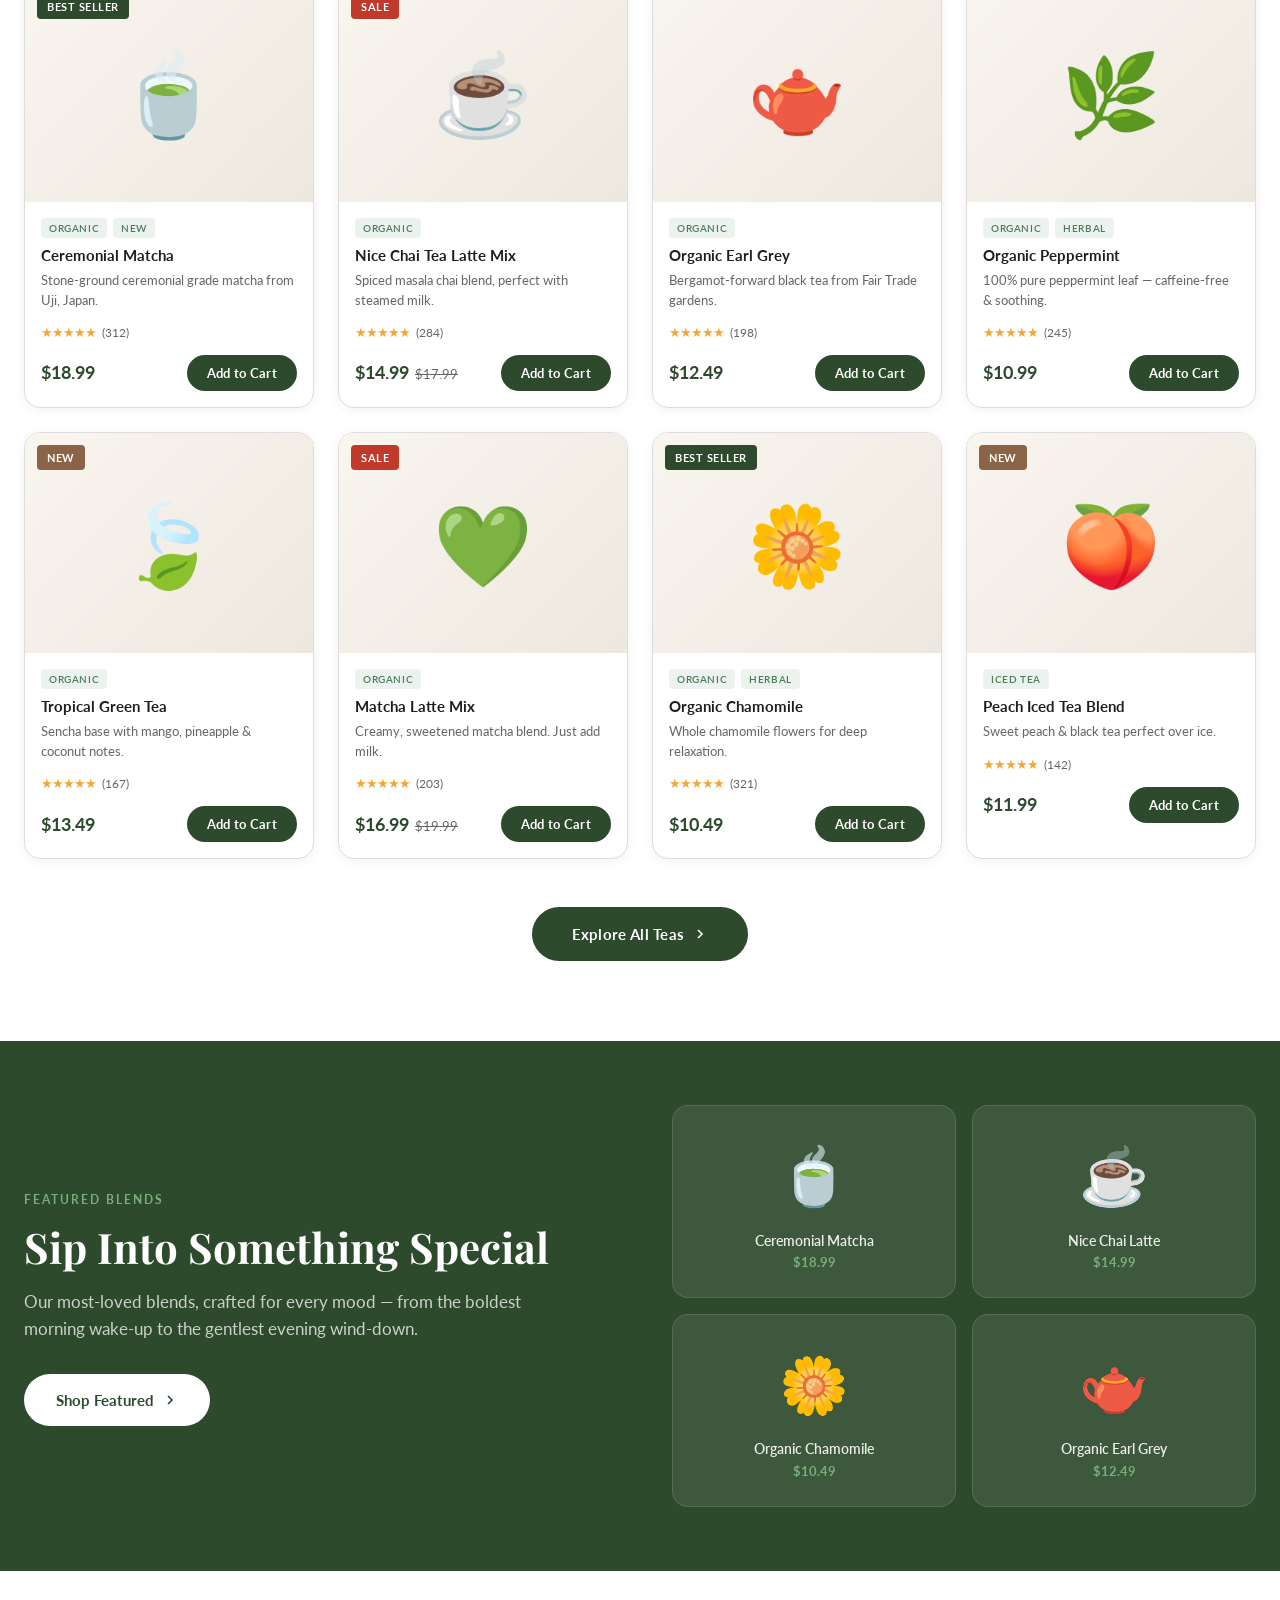
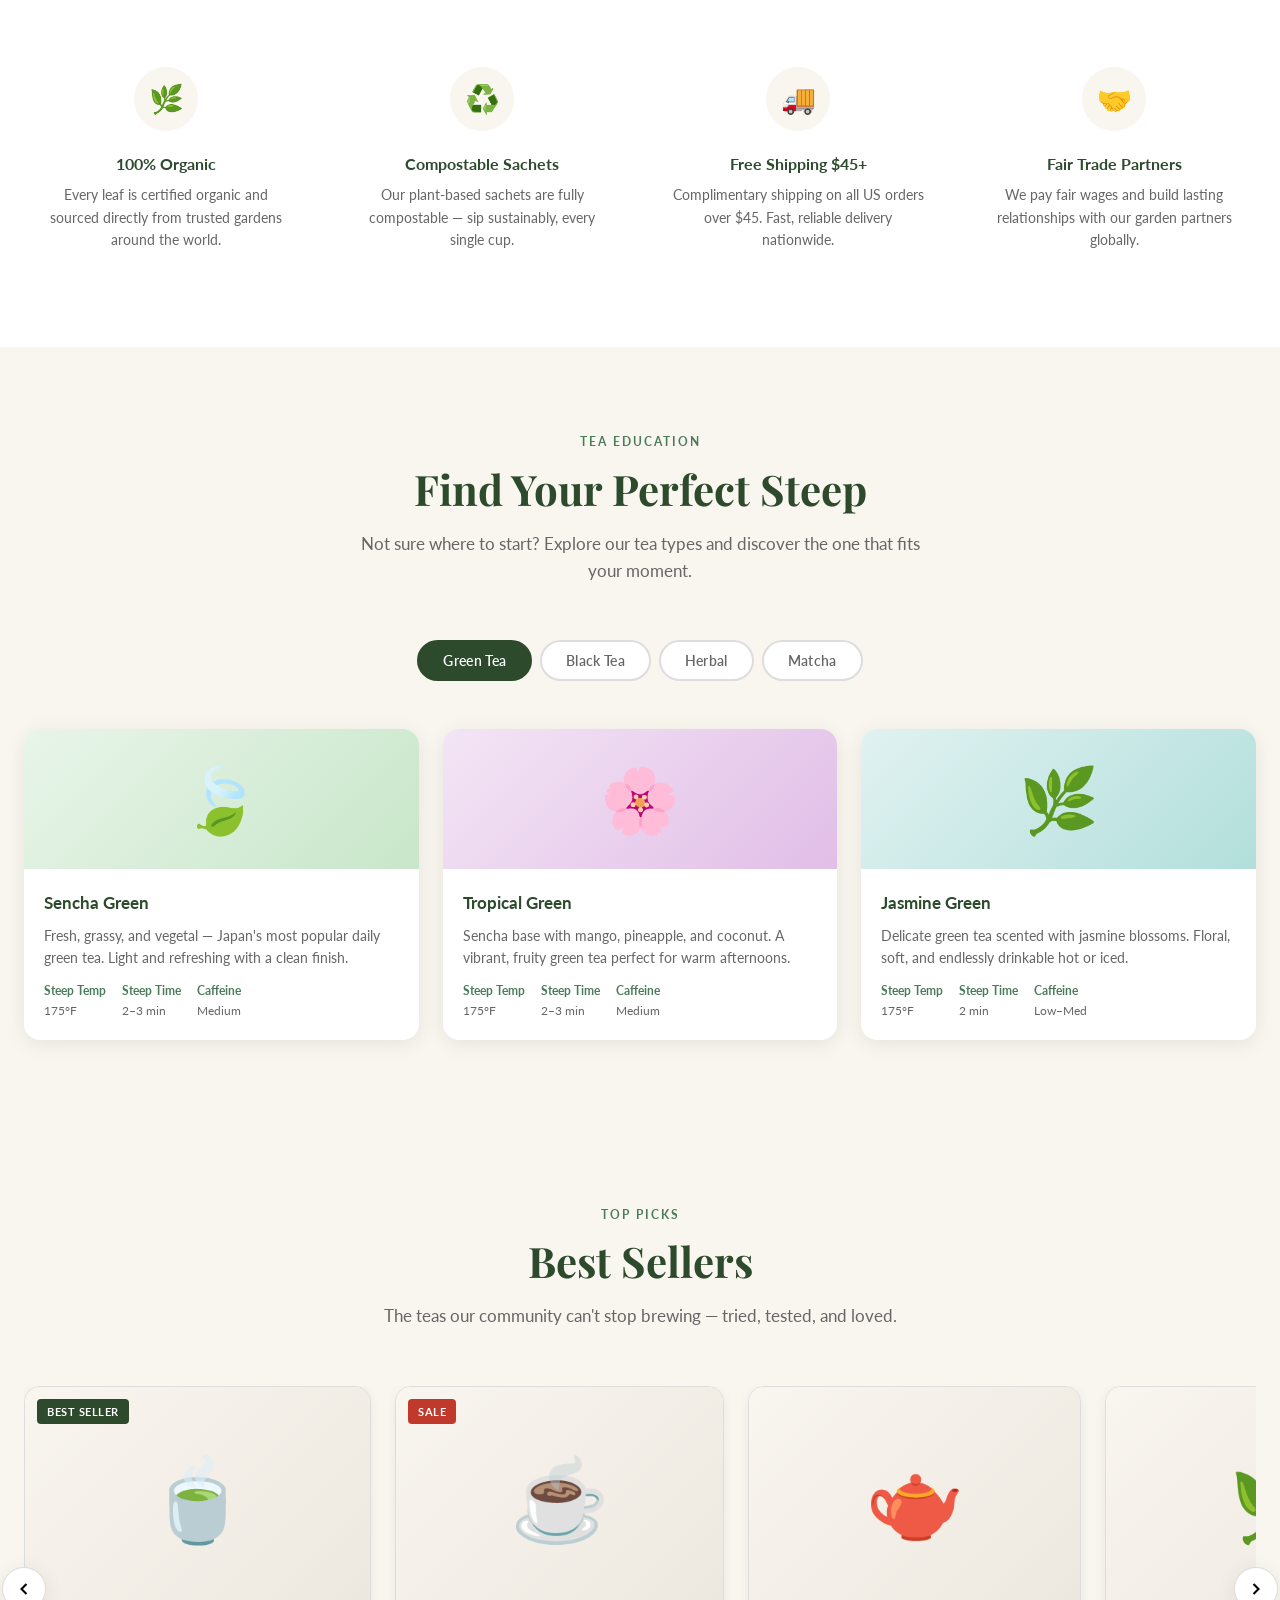
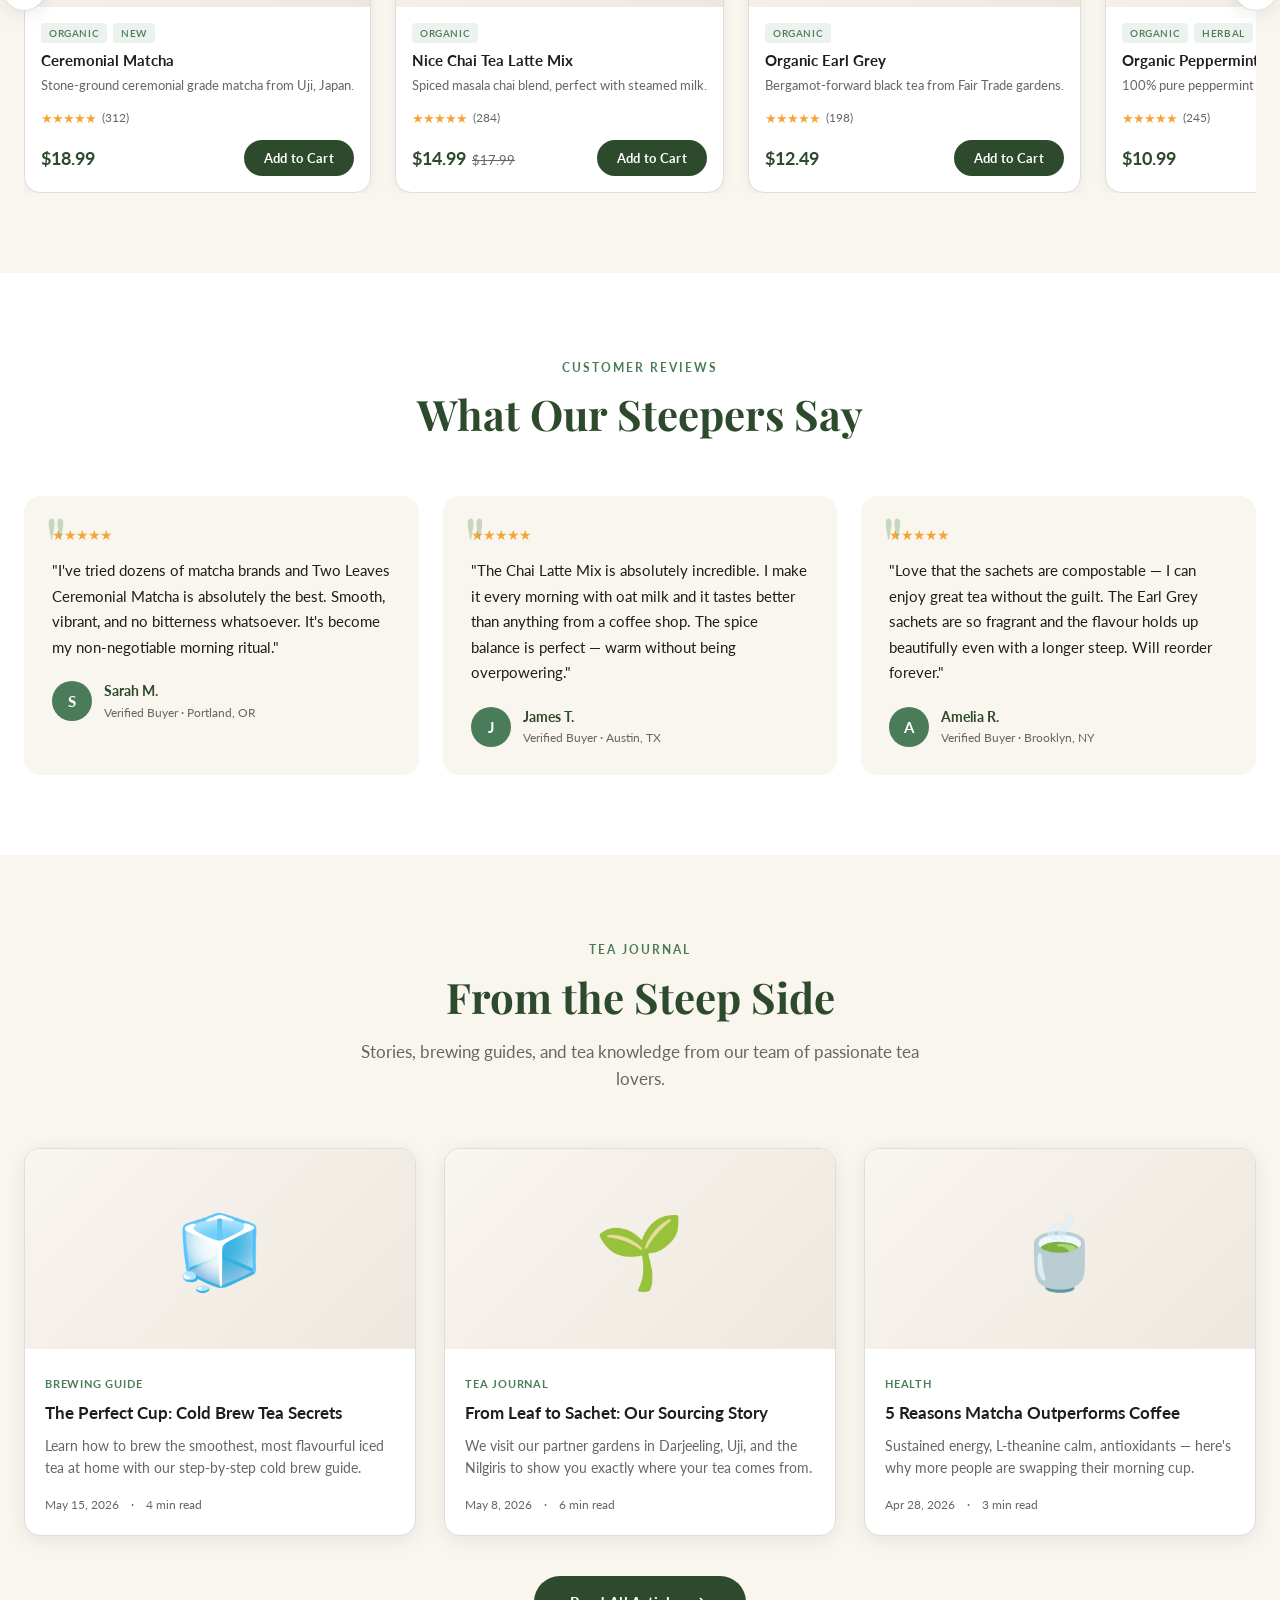
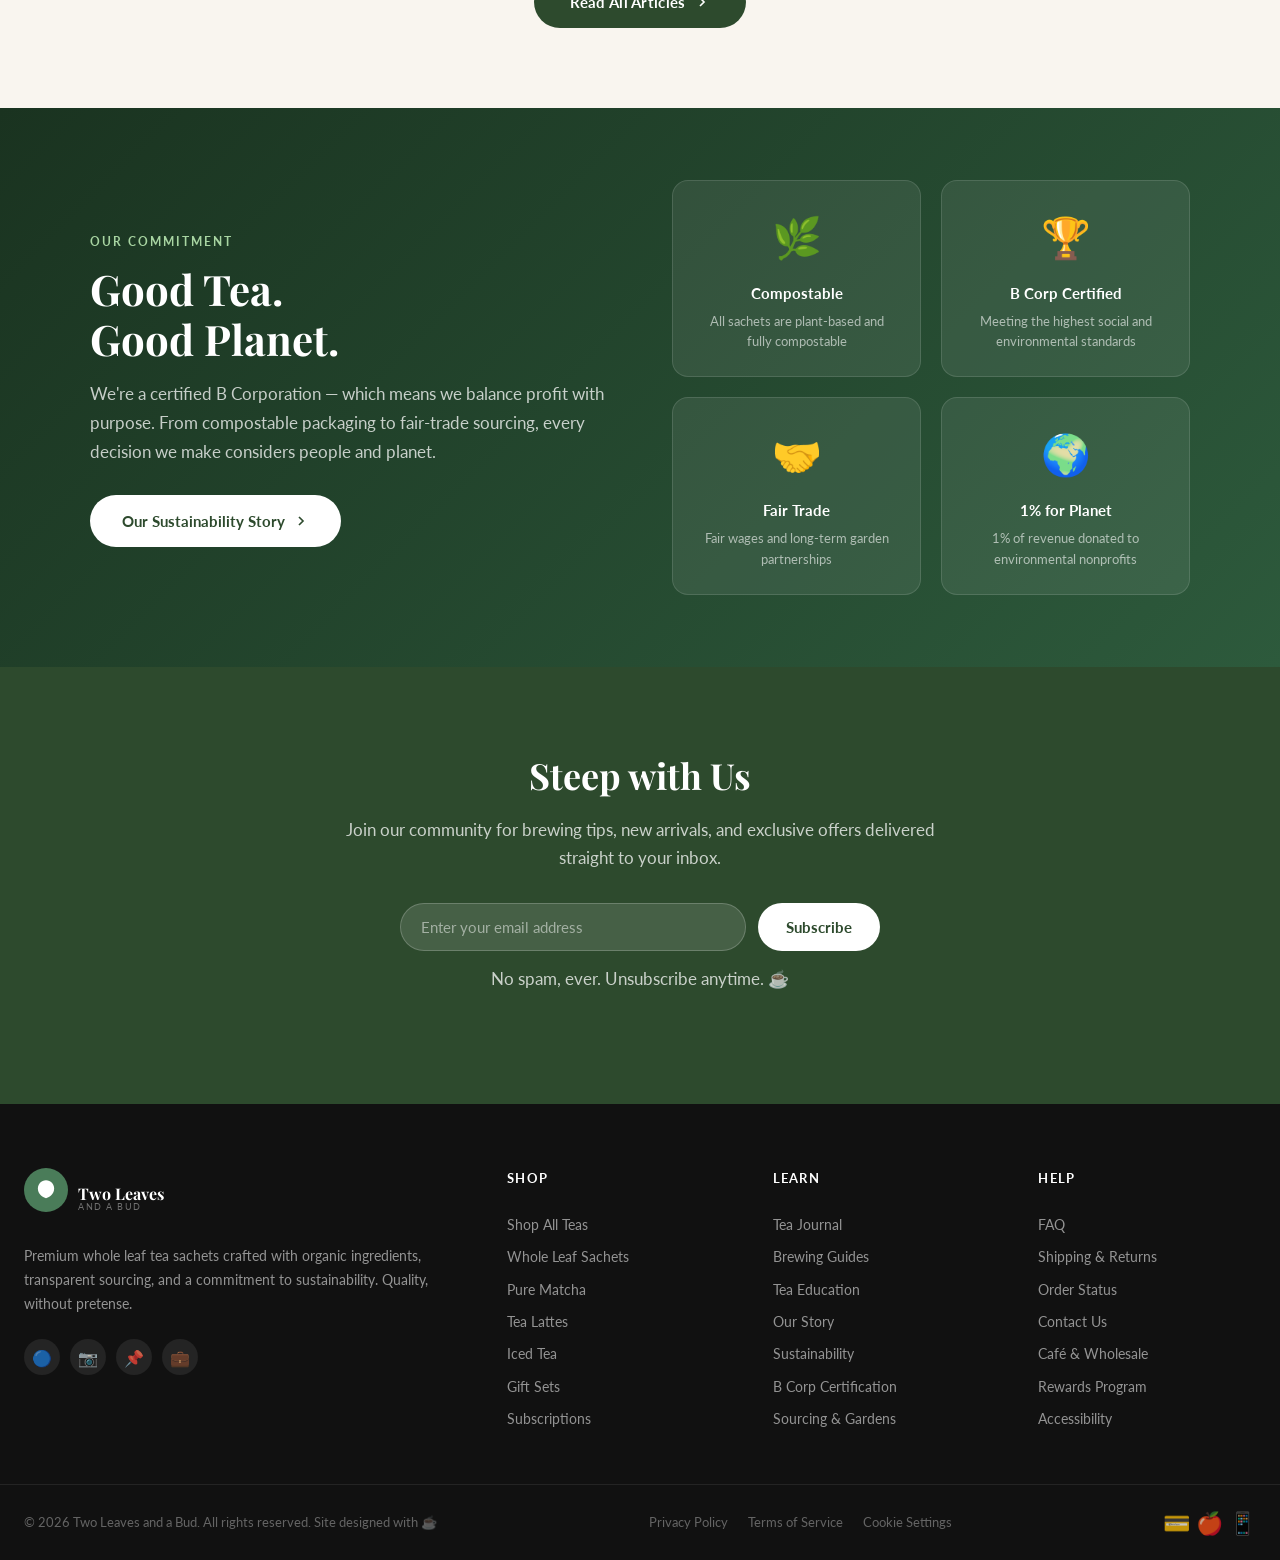
<file: twoleavestea-clone/index.html>
<!DOCTYPE html>
<html lang="en">
<head>
  <meta charset="UTF-8" />
  <meta name="viewport" content="width=device-width, initial-scale=1.0" />
  <title>Two Leaves and a Bud — Premium Whole Leaf Tea Sachets</title>
  <meta name="description" content="From compostable whole leaf tea sachets and iced tea to tea lattes and matcha, we've got something for everyone." />
  <link rel="preconnect" href="https://fonts.googleapis.com" />
  <link rel="preconnect" href="https://fonts.gstatic.com" crossorigin />
  <link href="https://fonts.googleapis.com/css2?family=Lato:wght@300;400;600;700;900&family=Playfair+Display:ital,wght@0,600;0,700;0,800;1,600;1,700&display=swap" rel="stylesheet" />
  <link rel="stylesheet" href="css/style.css" />
</head>
<body>

<!-- ========================
     ANNOUNCEMENT BAR
======================== -->
<div class="announcement-bar" id="ann-bar">
  <span>FREE SHIPPING</span> on orders over $45 &nbsp;|&nbsp; Compostable sachets &amp; sustainable packaging
  <button class="close-ann" onclick="closeAnnouncement()" aria-label="Close">×</button>
</div>

<!-- ========================
     TOP BAR
======================== -->
<div class="top-bar">
  <nav class="top-bar-inner">
    <a href="#">Learn</a>
    <a href="#">Tea Journal</a>
    <a href="#">Café &amp; Wholesale</a>
    <a href="#">Reviews</a>
    <a href="#">Rewards</a>
    <a href="#">Our Story</a>
    <a href="#">Sustainability</a>
  </nav>
</div>

<!-- ========================
     MAIN HEADER
======================== -->
<header class="main-header">
  <div class="header-inner">

    <!-- Mobile Toggle -->
    <button class="icon-btn mobile-toggle" onclick="openMobileNav()" aria-label="Open menu">
      <svg viewBox="0 0 24 24" fill="none" stroke="currentColor" stroke-width="2.2">
        <line x1="3" y1="6"  x2="21" y2="6"/>
        <line x1="3" y1="12" x2="21" y2="12"/>
        <line x1="3" y1="18" x2="21" y2="18"/>
      </svg>
    </button>

    <!-- Logo -->
    <a href="#" class="logo">
      <div class="logo-icon">
        <svg viewBox="0 0 32 32" xmlns="http://www.w3.org/2000/svg">
          <path d="M16 4 C10 4 6 9 6 14 C6 20 10 24 16 26 C22 24 26 20 26 14 C26 9 22 4 16 4Z"/>
          <path d="M13 10 C13 10 12 16 16 18 C20 16 19 10 19 10" fill="rgba(255,255,255,0.3)"/>
          <circle cx="16" cy="8" r="2" fill="rgba(255,255,255,0.6)"/>
        </svg>
      </div>
      <div class="logo-text">
        <span class="brand">Two Leaves</span>
        <span class="sub">and a Bud</span>
      </div>
    </a>

    <!-- Primary Nav -->
    <nav class="primary-nav">

      <!-- Shop All -->
      <div class="nav-item">
        <a href="#products" class="nav-link">
          Shop All <span class="arrow"></span>
        </a>
        <div class="mega-menu">
          <div class="mega-cols">
            <div class="mega-col">
              <h4>Shop by Type</h4>
              <a href="#">Whole Leaf Tea Sachets</a>
              <a href="#">Loose Leaf Tea</a>
              <a href="#">Pure Matcha</a>
              <a href="#">Tea Lattes</a>
              <a href="#">Iced Tea</a>
            </div>
            <div class="mega-col">
              <h4>Shop by Variety</h4>
              <a href="#">Green Tea</a>
              <a href="#">Black Tea</a>
              <a href="#">Herbal &amp; Tisanes</a>
              <a href="#">White Tea</a>
              <a href="#">Oolong Tea</a>
            </div>
            <div class="mega-col mega-featured">
              <div style="font-size:72px;margin-bottom:8px">🍵</div>
              <p>Ceremonial Matcha</p>
              <p style="font-size:13px;color:var(--green-mid);font-weight:700;margin-top:4px">$18.99</p>
            </div>
          </div>
        </div>
      </div>

      <!-- Whole Leaf -->
      <div class="nav-item">
        <a href="#" class="nav-link">
          Whole Leaf Sachets <span class="arrow"></span>
        </a>
        <div class="mega-menu" style="min-width:360px">
          <div class="mega-cols" style="grid-template-columns:1fr 1fr">
            <div class="mega-col">
              <h4>Collections</h4>
              <a href="#">Classic Black Teas</a>
              <a href="#">Green Teas</a>
              <a href="#">White Teas</a>
              <a href="#">Herbal Blends</a>
              <a href="#">Caffeine-Free</a>
            </div>
            <div class="mega-col">
              <h4>Best Sellers</h4>
              <a href="#">Organic Earl Grey</a>
              <a href="#">Organic Chamomile</a>
              <a href="#">English Breakfast</a>
              <a href="#">Peppermint</a>
            </div>
          </div>
        </div>
      </div>

      <!-- Matcha -->
      <div class="nav-item">
        <a href="#" class="nav-link">Pure Matcha</a>
      </div>

      <!-- Lattes -->
      <div class="nav-item">
        <a href="#" class="nav-link">
          Tea Lattes <span class="arrow"></span>
        </a>
        <div class="mega-menu" style="min-width:320px">
          <div class="mega-cols" style="grid-template-columns:1fr 1fr">
            <div class="mega-col">
              <h4>Latte Blends</h4>
              <a href="#">Chai Latte Mix</a>
              <a href="#">Matcha Latte Mix</a>
              <a href="#">Golden Turmeric Latte</a>
            </div>
            <div class="mega-col">
              <h4>Style</h4>
              <a href="#">Sweetened</a>
              <a href="#">Unsweetened</a>
              <a href="#">Dairy-Free</a>
            </div>
          </div>
        </div>
      </div>

      <!-- Iced Tea -->
      <div class="nav-item">
        <a href="#" class="nav-link">Iced Tea</a>
      </div>

    </nav>

    <!-- Header Actions -->
    <div class="header-actions">
      <button class="icon-btn" onclick="openSearch()" aria-label="Search">
        <svg viewBox="0 0 24 24" fill="none" stroke="currentColor" stroke-width="2">
          <circle cx="11" cy="11" r="8"/>
          <path d="m21 21-4.35-4.35"/>
        </svg>
      </button>
      <a href="#" class="icon-btn" aria-label="Account">
        <svg viewBox="0 0 24 24" fill="none" stroke="currentColor" stroke-width="2">
          <path d="M20 21v-2a4 4 0 0 0-4-4H8a4 4 0 0 0-4 4v2"/>
          <circle cx="12" cy="7" r="4"/>
        </svg>
      </a>
      <button class="icon-btn" onclick="openCart()" aria-label="Cart" style="position:relative">
        <svg viewBox="0 0 24 24" fill="none" stroke="currentColor" stroke-width="2">
          <path d="M6 2 3 6v14a2 2 0 0 0 2 2h14a2 2 0 0 0 2-2V6l-3-4z"/>
          <line x1="3" y1="6" x2="21" y2="6"/>
          <path d="M16 10a4 4 0 0 1-8 0"/>
        </svg>
        <span class="cart-badge" id="cart-count">0</span>
      </button>
    </div>

  </div>
</header>

<!-- ========================
     HERO
======================== -->
<section class="hero">
  <div class="hero-inner">
    <div class="hero-content">
      <div class="hero-badge">Premium Whole Leaf Tea</div>
      <h1 class="hero-title">
        A cup that fits<br>
        <span class="accent">the moment</span>
      </h1>
      <p class="hero-desc">
        From compostable whole leaf tea sachets and iced tea to tea lattes and matcha, we've got something for everyone.
      </p>
      <div class="hero-ctas">
        <a href="#products" class="btn-primary">
          Shop Now
          <svg width="16" height="16" viewBox="0 0 24 24" fill="none" stroke="currentColor" stroke-width="2.5"><path d="m9 18 6-6-6-6"/></svg>
        </a>
        <a href="#tea-guide" class="btn-secondary">Learn About Tea</a>
      </div>
      <div class="hero-stats">
        <div class="stat-item">
          <div class="stat-num">50+</div>
          <div class="stat-label">Tea Varieties</div>
        </div>
        <div class="stat-item">
          <div class="stat-num">25K+</div>
          <div class="stat-label">Happy Customers</div>
        </div>
        <div class="stat-item">
          <div class="stat-num">100%</div>
          <div class="stat-label">Organic</div>
        </div>
        <div class="stat-item">
          <div class="stat-num">B Corp</div>
          <div class="stat-label">Certified</div>
        </div>
      </div>
    </div>

    <div class="hero-visual">
      <div class="hero-tea-cup">
        <span class="tea-cup-icon">🍵</span>
      </div>
      <div class="floating-badge b1">
        <div class="badge-label">Rating</div>
        <div class="badge-value">⭐ 4.9 / 5</div>
      </div>
      <div class="floating-badge b2">
        <div class="badge-label">Free Shipping</div>
        <div class="badge-value">Orders $45+</div>
      </div>
    </div>
  </div>
</section>

<!-- ========================
     CATEGORIES STRIP
======================== -->
<section class="categories">
  <div class="cat-grid">
    <div class="cat-card" onclick="document.getElementById('products').scrollIntoView({behavior:'smooth'})">
      <span class="cat-icon">🫖</span>
      <div class="cat-name">Whole Leaf Sachets</div>
      <div class="cat-count">32 products</div>
    </div>
    <div class="cat-card" onclick="document.getElementById('products').scrollIntoView({behavior:'smooth'})">
      <span class="cat-icon">🍵</span>
      <div class="cat-name">Pure Matcha</div>
      <div class="cat-count">8 products</div>
    </div>
    <div class="cat-card" onclick="document.getElementById('products').scrollIntoView({behavior:'smooth'})">
      <span class="cat-icon">☕</span>
      <div class="cat-name">Tea Lattes</div>
      <div class="cat-count">12 products</div>
    </div>
    <div class="cat-card" onclick="document.getElementById('products').scrollIntoView({behavior:'smooth'})">
      <span class="cat-icon">🧊</span>
      <div class="cat-name">Iced Tea</div>
      <div class="cat-count">10 products</div>
    </div>
    <div class="cat-card" onclick="document.getElementById('products').scrollIntoView({behavior:'smooth'})">
      <span class="cat-icon">🎁</span>
      <div class="cat-name">Gift Sets</div>
      <div class="cat-count">6 products</div>
    </div>
  </div>
</section>

<!-- ========================
     PRODUCTS SECTION
======================== -->
<section class="section" id="products">
  <div class="section-inner">
    <div class="section-header">
      <span class="section-eyebrow">Our Collection</span>
      <h2 class="section-title">Quality, Without Pretense</h2>
      <p class="section-desc">Hand-selected leaves. Transparent sourcing. Packaged in compostable sachets designed for your lifestyle.</p>
    </div>

    <!-- Filter Tabs -->
    <div class="tabs-wrapper">
      <div class="tabs" style="margin-bottom:32px">
        <button class="tab-btn active" data-tab="all"     onclick="filterProducts('all',this)">All Teas</button>
        <button class="tab-btn"        data-tab="sachets" onclick="filterProducts('sachets',this)">Sachets</button>
        <button class="tab-btn"        data-tab="matcha"  onclick="filterProducts('matcha',this)">Matcha</button>
        <button class="tab-btn"        data-tab="lattes"  onclick="filterProducts('lattes',this)">Lattes</button>
        <button class="tab-btn"        data-tab="iced"    onclick="filterProducts('iced',this)">Iced Tea</button>
      </div>
    </div>

    <div class="products-grid" id="products-grid">
      <!-- Rendered by JS -->
    </div>

    <div style="text-align:center;margin-top:48px">
      <a href="#" class="btn-primary" style="background:var(--green-dark);color:#fff;padding:15px 40px;border-radius:50px;font-weight:700;font-size:15px;display:inline-flex;align-items:center;gap:8px">
        Explore All Teas
        <svg width="16" height="16" viewBox="0 0 24 24" fill="none" stroke="currentColor" stroke-width="2.5"><path d="m9 18 6-6-6-6"/></svg>
      </a>
    </div>
  </div>
</section>

<!-- ========================
     FEATURED STRIP
======================== -->
<section class="featured-strip">
  <div class="featured-strip-inner">
    <div class="featured-content">
      <span class="section-eyebrow">Featured Blends</span>
      <h2 class="section-title">Sip Into Something Special</h2>
      <p class="section-desc">Our most-loved blends, crafted for every mood — from the boldest morning wake-up to the gentlest evening wind-down.</p>
      <a href="#products" class="btn-light">
        Shop Featured
        <svg width="16" height="16" viewBox="0 0 24 24" fill="none" stroke="currentColor" stroke-width="2.5"><path d="m9 18 6-6-6-6"/></svg>
      </a>
    </div>
    <div class="featured-img-grid">
      <div class="feat-img-card" onclick="addToCart(1)">
        <span class="feat-emoji">🍵</span>
        <div class="feat-name">Ceremonial Matcha</div>
        <div class="feat-price">$18.99</div>
      </div>
      <div class="feat-img-card" onclick="addToCart(2)">
        <span class="feat-emoji">☕</span>
        <div class="feat-name">Nice Chai Latte</div>
        <div class="feat-price">$14.99</div>
      </div>
      <div class="feat-img-card" onclick="addToCart(7)">
        <span class="feat-emoji">🌼</span>
        <div class="feat-name">Organic Chamomile</div>
        <div class="feat-price">$10.49</div>
      </div>
      <div class="feat-img-card" onclick="addToCart(3)">
        <span class="feat-emoji">🫖</span>
        <div class="feat-name">Organic Earl Grey</div>
        <div class="feat-price">$12.49</div>
      </div>
    </div>
  </div>
</section>

<!-- ========================
     VALUE PROPS
======================== -->
<section class="value-props">
  <div class="value-grid">
    <div class="value-card">
      <div class="value-icon">🌿</div>
      <div class="value-title">100% Organic</div>
      <p class="value-desc">Every leaf is certified organic and sourced directly from trusted gardens around the world.</p>
    </div>
    <div class="value-card">
      <div class="value-icon">♻️</div>
      <div class="value-title">Compostable Sachets</div>
      <p class="value-desc">Our plant-based sachets are fully compostable — sip sustainably, every single cup.</p>
    </div>
    <div class="value-card">
      <div class="value-icon">🚚</div>
      <div class="value-title">Free Shipping $45+</div>
      <p class="value-desc">Complimentary shipping on all US orders over $45. Fast, reliable delivery nationwide.</p>
    </div>
    <div class="value-card">
      <div class="value-icon">🤝</div>
      <div class="value-title">Fair Trade Partners</div>
      <p class="value-desc">We pay fair wages and build lasting relationships with our garden partners globally.</p>
    </div>
  </div>
</section>

<!-- ========================
     TEA GUIDE
======================== -->
<section class="tea-guide section" id="tea-guide">
  <div class="section-inner">
    <div class="section-header">
      <span class="section-eyebrow">Tea Education</span>
      <h2 class="section-title">Find Your Perfect Steep</h2>
      <p class="section-desc">Not sure where to start? Explore our tea types and discover the one that fits your moment.</p>
    </div>

    <div class="tabs-wrapper">
      <div class="tabs">
        <button class="tab-btn active" data-tab="green"  onclick="switchTab(this)">Green Tea</button>
        <button class="tab-btn"        data-tab="black"  onclick="switchTab(this)">Black Tea</button>
        <button class="tab-btn"        data-tab="herbal" onclick="switchTab(this)">Herbal</button>
        <button class="tab-btn"        data-tab="matcha" onclick="switchTab(this)">Matcha</button>
      </div>

      <!-- Green -->
      <div class="tab-content active" data-content="green">
        <div class="tea-types-grid">
          <div class="tea-type-card">
            <div class="tea-type-top" style="background:linear-gradient(135deg,#e8f5e9,#c8e6c9)">🍃</div>
            <div class="tea-type-body">
              <h3>Sencha Green</h3>
              <p>Fresh, grassy, and vegetal — Japan's most popular daily green tea. Light and refreshing with a clean finish.</p>
              <div class="tea-meta">
                <div class="tea-meta-item"><strong>Steep Temp</strong>175°F</div>
                <div class="tea-meta-item"><strong>Steep Time</strong>2–3 min</div>
                <div class="tea-meta-item"><strong>Caffeine</strong>Medium</div>
              </div>
            </div>
          </div>
          <div class="tea-type-card">
            <div class="tea-type-top" style="background:linear-gradient(135deg,#f3e5f5,#e1bee7)">🌸</div>
            <div class="tea-type-body">
              <h3>Tropical Green</h3>
              <p>Sencha base with mango, pineapple, and coconut. A vibrant, fruity green tea perfect for warm afternoons.</p>
              <div class="tea-meta">
                <div class="tea-meta-item"><strong>Steep Temp</strong>175°F</div>
                <div class="tea-meta-item"><strong>Steep Time</strong>2–3 min</div>
                <div class="tea-meta-item"><strong>Caffeine</strong>Medium</div>
              </div>
            </div>
          </div>
          <div class="tea-type-card">
            <div class="tea-type-top" style="background:linear-gradient(135deg,#e0f2f1,#b2dfdb)">🌿</div>
            <div class="tea-type-body">
              <h3>Jasmine Green</h3>
              <p>Delicate green tea scented with jasmine blossoms. Floral, soft, and endlessly drinkable hot or iced.</p>
              <div class="tea-meta">
                <div class="tea-meta-item"><strong>Steep Temp</strong>175°F</div>
                <div class="tea-meta-item"><strong>Steep Time</strong>2 min</div>
                <div class="tea-meta-item"><strong>Caffeine</strong>Low–Med</div>
              </div>
            </div>
          </div>
        </div>
      </div>

      <!-- Black -->
      <div class="tab-content" data-content="black">
        <div class="tea-types-grid">
          <div class="tea-type-card">
            <div class="tea-type-top" style="background:linear-gradient(135deg,#fbe9e7,#ffccbc)">🫖</div>
            <div class="tea-type-body">
              <h3>English Breakfast</h3>
              <p>Bold, malty Assam blend that stands up to milk. The quintessential morning cup with full body and depth.</p>
              <div class="tea-meta">
                <div class="tea-meta-item"><strong>Steep Temp</strong>212°F</div>
                <div class="tea-meta-item"><strong>Steep Time</strong>3–5 min</div>
                <div class="tea-meta-item"><strong>Caffeine</strong>High</div>
              </div>
            </div>
          </div>
          <div class="tea-type-card">
            <div class="tea-type-top" style="background:linear-gradient(135deg,#f3e5f5,#e1bee7)">🌸</div>
            <div class="tea-type-body">
              <h3>Earl Grey</h3>
              <p>Classic Darjeeling black tea with natural bergamot oil. Bright, aromatic, and beloved worldwide.</p>
              <div class="tea-meta">
                <div class="tea-meta-item"><strong>Steep Temp</strong>212°F</div>
                <div class="tea-meta-item"><strong>Steep Time</strong>3–4 min</div>
                <div class="tea-meta-item"><strong>Caffeine</strong>High</div>
              </div>
            </div>
          </div>
          <div class="tea-type-card">
            <div class="tea-type-top" style="background:linear-gradient(135deg,#fff8e1,#ffecb3)">✨</div>
            <div class="tea-type-body">
              <h3>Darjeeling First Flush</h3>
              <p>The "Champagne of Teas" — delicate, muscatel notes from spring-harvested Darjeeling gardens.</p>
              <div class="tea-meta">
                <div class="tea-meta-item"><strong>Steep Temp</strong>195°F</div>
                <div class="tea-meta-item"><strong>Steep Time</strong>3 min</div>
                <div class="tea-meta-item"><strong>Caffeine</strong>Medium</div>
              </div>
            </div>
          </div>
        </div>
      </div>

      <!-- Herbal -->
      <div class="tab-content" data-content="herbal">
        <div class="tea-types-grid">
          <div class="tea-type-card">
            <div class="tea-type-top" style="background:linear-gradient(135deg,#fce4ec,#f8bbd0)">🌼</div>
            <div class="tea-type-body">
              <h3>Chamomile</h3>
              <p>Whole chamomile flowers with a sweet, apple-like aroma. The ultimate relaxation tea — caffeine-free.</p>
              <div class="tea-meta">
                <div class="tea-meta-item"><strong>Steep Temp</strong>212°F</div>
                <div class="tea-meta-item"><strong>Steep Time</strong>5–7 min</div>
                <div class="tea-meta-item"><strong>Caffeine</strong>None</div>
              </div>
            </div>
          </div>
          <div class="tea-type-card">
            <div class="tea-type-top" style="background:linear-gradient(135deg,#e8f5e9,#c8e6c9)">🌿</div>
            <div class="tea-type-body">
              <h3>Peppermint</h3>
              <p>100% pure peppermint leaf. Intensely cool and refreshing — perfect hot or cold, day or night.</p>
              <div class="tea-meta">
                <div class="tea-meta-item"><strong>Steep Temp</strong>212°F</div>
                <div class="tea-meta-item"><strong>Steep Time</strong>5 min</div>
                <div class="tea-meta-item"><strong>Caffeine</strong>None</div>
              </div>
            </div>
          </div>
          <div class="tea-type-card">
            <div class="tea-type-top" style="background:linear-gradient(135deg,#fce4ec,#f48fb1)">🌺</div>
            <div class="tea-type-body">
              <h3>Hibiscus Berry</h3>
              <p>Tart hibiscus petals with blackberry and rosehip. Ruby-red, rich in Vitamin C, and stunning over ice.</p>
              <div class="tea-meta">
                <div class="tea-meta-item"><strong>Steep Temp</strong>212°F</div>
                <div class="tea-meta-item"><strong>Steep Time</strong>5 min</div>
                <div class="tea-meta-item"><strong>Caffeine</strong>None</div>
              </div>
            </div>
          </div>
        </div>
      </div>

      <!-- Matcha -->
      <div class="tab-content" data-content="matcha">
        <div class="tea-types-grid">
          <div class="tea-type-card">
            <div class="tea-type-top" style="background:linear-gradient(135deg,#e8f5e9,#a5d6a7)">🍵</div>
            <div class="tea-type-body">
              <h3>Ceremonial Grade</h3>
              <p>The highest grade matcha, stone-ground from shade-grown leaves in Uji, Japan. Smooth, umami-rich, and vibrant green.</p>
              <div class="tea-meta">
                <div class="tea-meta-item"><strong>Steep Temp</strong>165°F</div>
                <div class="tea-meta-item"><strong>Amount</strong>1–2 tsp</div>
                <div class="tea-meta-item"><strong>Caffeine</strong>Medium</div>
              </div>
            </div>
          </div>
          <div class="tea-type-card">
            <div class="tea-type-top" style="background:linear-gradient(135deg,#f1f8e9,#dcedc8)">💚</div>
            <div class="tea-type-body">
              <h3>Matcha Latte Mix</h3>
              <p>Pre-sweetened ceremonial matcha blend designed to mix perfectly with steamed milk. Café quality at home.</p>
              <div class="tea-meta">
                <div class="tea-meta-item"><strong>Mix</strong>2 tsp</div>
                <div class="tea-meta-item"><strong>With</strong>8 oz milk</div>
                <div class="tea-meta-item"><strong>Caffeine</strong>Medium</div>
              </div>
            </div>
          </div>
          <div class="tea-type-card">
            <div class="tea-type-top" style="background:linear-gradient(135deg,#e0f2f1,#80cbc4)">🌱</div>
            <div class="tea-type-body">
              <h3>Culinary Grade</h3>
              <p>Robust, affordable matcha perfect for baking, smoothies, and lattes. More earthy flavor than ceremonial grade.</p>
              <div class="tea-meta">
                <div class="tea-meta-item"><strong>Best For</strong>Cooking</div>
                <div class="tea-meta-item"><strong>Amount</strong>1–3 tsp</div>
                <div class="tea-meta-item"><strong>Caffeine</strong>Medium</div>
              </div>
            </div>
          </div>
        </div>
      </div>

    </div><!-- end tabs-wrapper -->
  </div>
</section>

<!-- ========================
     BESTSELLERS CAROUSEL
======================== -->
<section class="bestsellers section-alt section" id="bestsellers">
  <div class="section-inner">
    <div class="section-header">
      <span class="section-eyebrow">Top Picks</span>
      <h2 class="section-title">Best Sellers</h2>
      <p class="section-desc">The teas our community can't stop brewing — tried, tested, and loved.</p>
    </div>
    <div class="carousel-wrap">
      <button class="carousel-btn prev" id="carousel-prev" aria-label="Previous">
        <svg width="20" height="20" viewBox="0 0 24 24" fill="none" stroke="currentColor" stroke-width="2.5"><path d="m15 18-6-6 6-6"/></svg>
      </button>
      <div class="carousel-track-outer">
        <div class="carousel-track" id="carousel-track">
          <!-- Rendered by JS -->
        </div>
      </div>
      <button class="carousel-btn next" id="carousel-next" aria-label="Next">
        <svg width="20" height="20" viewBox="0 0 24 24" fill="none" stroke="currentColor" stroke-width="2.5"><path d="m9 18 6-6-6-6"/></svg>
      </button>
    </div>
  </div>
</section>

<!-- ========================
     TESTIMONIALS
======================== -->
<section class="testimonials section">
  <div class="section-inner">
    <div class="section-header">
      <span class="section-eyebrow">Customer Reviews</span>
      <h2 class="section-title">What Our Steepers Say</h2>
    </div>
    <div class="testimonials-grid">
      <div class="testimonial-card">
        <div class="testimonial-stars">★★★★★</div>
        <p class="testimonial-text">"I've tried dozens of matcha brands and Two Leaves Ceremonial Matcha is absolutely the best. Smooth, vibrant, and no bitterness whatsoever. It's become my non-negotiable morning ritual."</p>
        <div class="testimonial-author">
          <div class="author-avatar">S</div>
          <div>
            <div class="author-name">Sarah M.</div>
            <div class="author-label">Verified Buyer · Portland, OR</div>
          </div>
        </div>
      </div>
      <div class="testimonial-card">
        <div class="testimonial-stars">★★★★★</div>
        <p class="testimonial-text">"The Chai Latte Mix is absolutely incredible. I make it every morning with oat milk and it tastes better than anything from a coffee shop. The spice balance is perfect — warm without being overpowering."</p>
        <div class="testimonial-author">
          <div class="author-avatar">J</div>
          <div>
            <div class="author-name">James T.</div>
            <div class="author-label">Verified Buyer · Austin, TX</div>
          </div>
        </div>
      </div>
      <div class="testimonial-card">
        <div class="testimonial-stars">★★★★★</div>
        <p class="testimonial-text">"Love that the sachets are compostable — I can enjoy great tea without the guilt. The Earl Grey sachets are so fragrant and the flavour holds up beautifully even with a longer steep. Will reorder forever."</p>
        <div class="testimonial-author">
          <div class="author-avatar">A</div>
          <div>
            <div class="author-name">Amelia R.</div>
            <div class="author-label">Verified Buyer · Brooklyn, NY</div>
          </div>
        </div>
      </div>
    </div>
  </div>
</section>

<!-- ========================
     BLOG / TEA JOURNAL
======================== -->
<section class="section section-alt" id="journal">
  <div class="section-inner">
    <div class="section-header">
      <span class="section-eyebrow">Tea Journal</span>
      <h2 class="section-title">From the Steep Side</h2>
      <p class="section-desc">Stories, brewing guides, and tea knowledge from our team of passionate tea lovers.</p>
    </div>
    <div class="blog-grid" id="blog-grid">
      <!-- Rendered below -->
    </div>
    <div style="text-align:center;margin-top:40px">
      <a href="#" class="btn-primary" style="background:var(--green-dark);color:#fff;padding:14px 36px;border-radius:50px;font-weight:700;font-size:15px;display:inline-flex;align-items:center;gap:8px">
        Read All Articles
        <svg width="16" height="16" viewBox="0 0 24 24" fill="none" stroke="currentColor" stroke-width="2.5"><path d="m9 18 6-6-6-6"/></svg>
      </a>
    </div>
  </div>
</section>

<!-- ========================
     SUSTAINABILITY STRIP
======================== -->
<section class="section" style="background:linear-gradient(135deg,#1a3320,#2d5a3c);color:#fff;padding:72px 0">
  <div class="section-inner">
    <div style="display:grid;grid-template-columns:1fr 1fr;gap:64px;align-items:center;max-width:1100px;margin:0 auto">
      <div>
        <span style="display:inline-block;font-size:12px;text-transform:uppercase;letter-spacing:2px;color:#a8d5a2;font-weight:700;margin-bottom:12px">Our Commitment</span>
        <h2 style="font-family:'Playfair Display',serif;font-size:clamp(28px,4vw,42px);font-weight:700;line-height:1.2;margin-bottom:16px">Good Tea.<br>Good Planet.</h2>
        <p style="font-size:17px;color:rgba(255,255,255,.75);line-height:1.7;margin-bottom:28px">We're a certified B Corporation — which means we balance profit with purpose. From compostable packaging to fair-trade sourcing, every decision we make considers people and planet.</p>
        <a href="#" style="background:#fff;color:var(--green-dark);padding:14px 32px;border-radius:50px;font-weight:700;font-size:15px;display:inline-flex;align-items:center;gap:8px">
          Our Sustainability Story
          <svg width="16" height="16" viewBox="0 0 24 24" fill="none" stroke="currentColor" stroke-width="2.5"><path d="m9 18 6-6-6-6"/></svg>
        </a>
      </div>
      <div style="display:grid;grid-template-columns:1fr 1fr;gap:20px">
        <div style="background:rgba(255,255,255,.08);border:1px solid rgba(255,255,255,.12);border-radius:16px;padding:24px;text-align:center">
          <div style="font-size:40px;margin-bottom:12px">🌿</div>
          <div style="font-weight:700;font-size:15px;color:#fff;margin-bottom:6px">Compostable</div>
          <div style="font-size:13px;color:rgba(255,255,255,.6)">All sachets are plant-based and fully compostable</div>
        </div>
        <div style="background:rgba(255,255,255,.08);border:1px solid rgba(255,255,255,.12);border-radius:16px;padding:24px;text-align:center">
          <div style="font-size:40px;margin-bottom:12px">🏆</div>
          <div style="font-weight:700;font-size:15px;color:#fff;margin-bottom:6px">B Corp Certified</div>
          <div style="font-size:13px;color:rgba(255,255,255,.6)">Meeting the highest social and environmental standards</div>
        </div>
        <div style="background:rgba(255,255,255,.08);border:1px solid rgba(255,255,255,.12);border-radius:16px;padding:24px;text-align:center">
          <div style="font-size:40px;margin-bottom:12px">🤝</div>
          <div style="font-weight:700;font-size:15px;color:#fff;margin-bottom:6px">Fair Trade</div>
          <div style="font-size:13px;color:rgba(255,255,255,.6)">Fair wages and long-term garden partnerships</div>
        </div>
        <div style="background:rgba(255,255,255,.08);border:1px solid rgba(255,255,255,.12);border-radius:16px;padding:24px;text-align:center">
          <div style="font-size:40px;margin-bottom:12px">🌍</div>
          <div style="font-weight:700;font-size:15px;color:#fff;margin-bottom:6px">1% for Planet</div>
          <div style="font-size:13px;color:rgba(255,255,255,.6)">1% of revenue donated to environmental nonprofits</div>
        </div>
      </div>
    </div>
  </div>
</section>

<!-- ========================
     NEWSLETTER
======================== -->
<section class="newsletter">
  <div class="newsletter-inner">
    <h2>Steep with Us</h2>
    <p>Join our community for brewing tips, new arrivals, and exclusive offers delivered straight to your inbox.</p>
    <form class="newsletter-form" id="newsletter-form">
      <input type="email" placeholder="Enter your email address" required aria-label="Email address" />
      <button type="submit" class="btn-newsletter">Subscribe</button>
    </form>
    <p class="newsletter-note">No spam, ever. Unsubscribe anytime. ☕</p>
  </div>
</section>

<!-- ========================
     FOOTER
======================== -->
<footer class="footer">
  <div class="footer-inner">
    <div class="footer-brand">
      <div class="logo" style="margin-bottom:0">
        <div class="logo-icon">
          <svg viewBox="0 0 32 32" xmlns="http://www.w3.org/2000/svg" style="width:26px;height:26px;fill:white">
            <path d="M16 4 C10 4 6 9 6 14 C6 20 10 24 16 26 C22 24 26 20 26 14 C26 9 22 4 16 4Z"/>
          </svg>
        </div>
        <div class="logo-text">
          <span class="brand">Two Leaves</span>
          <span class="sub">and a Bud</span>
        </div>
      </div>
      <p class="brand-desc">Premium whole leaf tea sachets crafted with organic ingredients, transparent sourcing, and a commitment to sustainability. Quality, without pretense.</p>
      <div class="social-links">
        <a href="#" class="social-link" aria-label="Facebook">🔵</a>
        <a href="#" class="social-link" aria-label="Instagram">📷</a>
        <a href="#" class="social-link" aria-label="Pinterest">📌</a>
        <a href="#" class="social-link" aria-label="LinkedIn">💼</a>
      </div>
    </div>
    <div class="footer-col">
      <h4>Shop</h4>
      <a href="#">Shop All Teas</a>
      <a href="#">Whole Leaf Sachets</a>
      <a href="#">Pure Matcha</a>
      <a href="#">Tea Lattes</a>
      <a href="#">Iced Tea</a>
      <a href="#">Gift Sets</a>
      <a href="#">Subscriptions</a>
    </div>
    <div class="footer-col">
      <h4>Learn</h4>
      <a href="#">Tea Journal</a>
      <a href="#">Brewing Guides</a>
      <a href="#">Tea Education</a>
      <a href="#">Our Story</a>
      <a href="#">Sustainability</a>
      <a href="#">B Corp Certification</a>
      <a href="#">Sourcing &amp; Gardens</a>
    </div>
    <div class="footer-col">
      <h4>Help</h4>
      <a href="#">FAQ</a>
      <a href="#">Shipping &amp; Returns</a>
      <a href="#">Order Status</a>
      <a href="#">Contact Us</a>
      <a href="#">Café &amp; Wholesale</a>
      <a href="#">Rewards Program</a>
      <a href="#">Accessibility</a>
    </div>
  </div>

  <div class="footer-bottom">
    <p>&copy; 2026 Two Leaves and a Bud. All rights reserved. Site designed with ☕</p>
    <div class="footer-bottom-links">
      <a href="#">Privacy Policy</a>
      <a href="#">Terms of Service</a>
      <a href="#">Cookie Settings</a>
    </div>
    <div class="payment-icons" title="Accepted payment methods">
      💳 🍎 📱
    </div>
  </div>
</footer>

<!-- ========================
     CART SIDEBAR
======================== -->
<div class="cart-overlay" id="cart-overlay" onclick="closeCart()"></div>
<div class="cart-sidebar" id="cart-sidebar">
  <div class="cart-header">
    <h3>Your Cart 🛒</h3>
    <button class="cart-close" onclick="closeCart()" aria-label="Close cart">×</button>
  </div>
  <div class="cart-items" id="cart-items-list">
    <div class="cart-empty">
      <p>Your cart is empty 🍵</p>
      <button onclick="closeCart()" class="add-to-cart" style="margin-top:8px">Start Shopping</button>
    </div>
  </div>
  <div class="cart-footer">
    <div class="free-shipping-bar">
      <div class="shipping-text" id="shipping-text">Add $45.00 more for FREE shipping</div>
      <div class="shipping-progress"><div class="shipping-fill" id="shipping-fill" style="width:0%"></div></div>
    </div>
    <div class="cart-subtotal">
      <span>Subtotal</span>
      <strong id="cart-subtotal">$0.00</strong>
    </div>
    <p style="font-size:12px;color:var(--text-muted);margin-bottom:2px">Taxes calculated at checkout</p>
    <button class="btn-checkout" onclick="showToast('🎉 Redirecting to checkout...')">Checkout Securely</button>
  </div>
</div>

<!-- ========================
     SEARCH OVERLAY
======================== -->
<div class="search-overlay" id="search-overlay">
  <div class="search-box">
    <div class="search-box-inner">
      <svg width="22" height="22" viewBox="0 0 24 24" fill="none" stroke="var(--text-muted)" stroke-width="2"><circle cx="11" cy="11" r="8"/><path d="m21 21-4.35-4.35"/></svg>
      <input type="text" id="search-input" placeholder="Search teas, lattes, matcha…" autocomplete="off" />
      <button onclick="closeSearch()" style="color:var(--text-muted);font-size:20px;padding:4px 8px">×</button>
    </div>
    <div class="search-results" id="search-results"></div>
    <div style="margin-top:16px;padding-top:16px;border-top:1px solid var(--border)">
      <div style="font-size:12px;color:var(--text-muted);font-weight:600;text-transform:uppercase;letter-spacing:.8px;margin-bottom:10px">Popular Searches</div>
      <div style="display:flex;gap:8px;flex-wrap:wrap">
        <button onclick="document.getElementById('search-input').value='matcha';document.getElementById('search-input').dispatchEvent(new Event('input'))" style="background:var(--cream);border-radius:20px;padding:6px 14px;font-size:13px;font-weight:600;color:var(--text);transition:background .2s" onmouseover="this.style.background='var(--cream-dark)'" onmouseout="this.style.background='var(--cream)'">Matcha</button>
        <button onclick="document.getElementById('search-input').value='chai';document.getElementById('search-input').dispatchEvent(new Event('input'))" style="background:var(--cream);border-radius:20px;padding:6px 14px;font-size:13px;font-weight:600;color:var(--text);transition:background .2s" onmouseover="this.style.background='var(--cream-dark)'" onmouseout="this.style.background='var(--cream)'">Chai</button>
        <button onclick="document.getElementById('search-input').value='chamomile';document.getElementById('search-input').dispatchEvent(new Event('input'))" style="background:var(--cream);border-radius:20px;padding:6px 14px;font-size:13px;font-weight:600;color:var(--text);transition:background .2s" onmouseover="this.style.background='var(--cream-dark)'" onmouseout="this.style.background='var(--cream)'">Chamomile</button>
        <button onclick="document.getElementById('search-input').value='earl grey';document.getElementById('search-input').dispatchEvent(new Event('input'))" style="background:var(--cream);border-radius:20px;padding:6px 14px;font-size:13px;font-weight:600;color:var(--text);transition:background .2s" onmouseover="this.style.background='var(--cream-dark)'" onmouseout="this.style.background='var(--cream)'">Earl Grey</button>
        <button onclick="document.getElementById('search-input').value='iced';document.getElementById('search-input').dispatchEvent(new Event('input'))" style="background:var(--cream);border-radius:20px;padding:6px 14px;font-size:13px;font-weight:600;color:var(--text);transition:background .2s" onmouseover="this.style.background='var(--cream-dark)'" onmouseout="this.style.background='var(--cream)'">Iced Tea</button>
      </div>
    </div>
  </div>
</div>

<!-- ========================
     MOBILE NAV
======================== -->
<div class="mob-overlay" id="mob-overlay" onclick="closeMobileNav()"></div>
<nav class="mobile-nav" id="mobile-nav">
  <div class="mobile-nav-header">
    <div class="logo">
      <div class="logo-icon" style="width:36px;height:36px">
        <svg viewBox="0 0 32 32" style="width:20px;height:20px;fill:white"><path d="M16 4C10 4 6 9 6 14C6 20 10 24 16 26C22 24 26 20 26 14C26 9 22 4 16 4Z"/></svg>
      </div>
      <div class="logo-text"><span class="brand" style="font-size:14px">Two Leaves</span></div>
    </div>
    <button class="mobile-nav-close" onclick="closeMobileNav()" aria-label="Close">×</button>
  </div>
  <div class="mobile-section">Shop</div>
  <a href="#products" onclick="closeMobileNav()">Shop All Teas</a>
  <a href="#" onclick="closeMobileNav()">Whole Leaf Sachets</a>
  <a href="#" onclick="closeMobileNav()">Pure Matcha</a>
  <a href="#" onclick="closeMobileNav()">Tea Lattes</a>
  <a href="#" onclick="closeMobileNav()">Iced Tea</a>
  <a href="#" onclick="closeMobileNav()">Gift Sets</a>
  <div class="mobile-section">Learn</div>
  <a href="#tea-guide" onclick="closeMobileNav()">Tea Guide</a>
  <a href="#journal" onclick="closeMobileNav()">Tea Journal</a>
  <a href="#" onclick="closeMobileNav()">Our Story</a>
  <a href="#" onclick="closeMobileNav()">Sustainability</a>
  <div class="mobile-section">Account</div>
  <a href="#" onclick="closeMobileNav()">Sign In</a>
  <a href="#" onclick="closeMobileNav()">Rewards</a>
  <a href="#" onclick="closeMobileNav()">Café &amp; Wholesale</a>
</nav>

<!-- ========================
     TOAST CONTAINER
======================== -->
<div class="toast-container" id="toast-container"></div>

<!-- Scroll to Top -->
<button class="scroll-top" id="scroll-top" aria-label="Scroll to top">↑</button>

<script src="js/main.js"></script>
<script>
/* ---------- PRODUCT FILTER ---------- */
function filterProducts(category, btn) {
  document.querySelectorAll('.tabs-wrapper .tab-btn').forEach(b => b.classList.remove('active'));
  btn.classList.add('active');
  const grid = document.getElementById('products-grid');
  const filtered = category === 'all' ? PRODUCTS.slice(0, 8) : PRODUCTS.filter(p => p.category === category);
  grid.style.opacity = '0';
  setTimeout(() => {
    grid.innerHTML = filtered.length
      ? filtered.map(p => renderProductCard(p)).join('')
      : `<div style="grid-column:1/-1;text-align:center;padding:60px;color:var(--text-muted);font-size:17px">No products found in this category.</div>`;
    grid.style.transition = 'opacity .3s ease';
    grid.style.opacity = '1';

    /* Re-observe new cards */
    grid.querySelectorAll('.product-card').forEach(el => {
      el.style.opacity = '0';
      el.style.transform = 'translateY(24px)';
      el.style.transition = 'opacity .4s ease, transform .4s ease';
      setTimeout(() => { el.style.opacity = '1'; el.style.transform = 'none'; }, 50);
    });
  }, 250);
}

/* ---------- RENDER BLOG ---------- */
(function renderBlog() {
  const grid = document.getElementById('blog-grid');
  if (!grid) return;
  grid.innerHTML = BLOG_POSTS.map(p => `
    <div class="blog-card">
      <div class="blog-img" style="background:linear-gradient(135deg,var(--cream),var(--cream-dark))">${p.emoji}</div>
      <div class="blog-body">
        <span class="blog-tag">${p.tag}</span>
        <div class="blog-title">${p.title}</div>
        <p class="blog-excerpt">${p.excerpt}</p>
        <div class="blog-meta">
          <span>${p.date}</span>
          <span>·</span>
          <span>${p.readTime}</span>
        </div>
      </div>
    </div>`).join('');
})();
</script>

</body>
</html>
</file>
<file: deep-style/style.css>
:root {
    --bg-color: #ffffff;
    --text-color: #000000;
    --accent-color: #000000;
    --font-main: 'Outfit', sans-serif;
    --font-signature: 'Playfair Display', serif;
    
    /* Using rem for consistent scaling based on root font-size */
    --p-m: 1.5rem;
    --p-l: 3rem;
    --p-xl: 5rem;
}

* {
    margin: 0;
    padding: 0;
    box-sizing: border-box;
}

html {
    font-size: 1vw; /* Responsive root font size */
}

@media (max-width: 1024px) {
    html {
        font-size: 1.2vw;
    }
}

@media (max-width: 768px) {
    html {
        font-size: 1.5vw;
    }
}

body {
    font-family: var(--font-main);
    background-color: var(--bg-color);
    color: var(--text-color);
    overflow-x: hidden;
    min-height: 100dvh;
}

/* Header Styles */
.header {
    display: flex;
    justify-content: space-between;
    align-items: center;
    padding: 2.5rem 5rem;
    position: relative;
    z-index: 100;
}

.logo {
    font-size: 2.5rem;
    font-weight: 700;
    letter-spacing: -0.05rem;
}

.logo span {
    font-weight: 400;
    position: relative;
    top: -0.2rem;
}

.nav {
    display: flex;
    gap: 3rem;
}

.nav a {
    text-decoration: none;
    color: var(--text-color);
    font-size: 1.2rem;
    font-weight: 400;
    transition: opacity 0.3s;
}

.nav a:hover {
    opacity: 0.6;
}

.header-icons {
    display: flex;
    gap: 1.5rem;
    align-items: center;
}

.header-icons button {
    background: none;
    border: none;
    cursor: pointer;
    display: flex;
    align-items: center;
    justify-content: center;
    padding: 0.5rem;
}

.cart-btn {
    background-color: black !important;
    border-radius: 50%;
    width: 3.5rem;
    height: 3.5rem;
}

/* Main Container */
.container {
    padding: 0 5rem;
    position: relative;
}

/* Hero Text Section */
.hero-text {
    display: flex;
    align-items: flex-start;
    margin-top: 2rem;
}

.side-info {
    width: 20rem;
    margin-top: 1rem;
}

.side-info .label {
    font-size: 0.9rem;
    font-weight: 600;
    text-transform: uppercase;
    margin-bottom: 1.5rem;
    opacity: 0.8;
}

.side-info h1 {
    font-size: 2rem;
    line-height: 1.2;
    font-weight: 700;
}

.main-title {
    font-size: 5rem;
    line-height: 0.95;
    font-weight: 700;
    max-width: 65rem;
    text-align: center;
    flex-grow: 1;
}

/* Gallery Grid System */
.gallery {
    display: grid;
    grid-template-columns: repeat(20, 1fr);
    grid-template-rows: repeat(12, 4rem);
    gap: 1rem;
    position: relative;
}

.gallery-item {
    position: relative;
    border-radius: 2.5rem;
    overflow: hidden;
}

.gallery-item img {
    width: 100%;
    height: 100%;
    object-fit: cover;
}

/* Specific item placements to match the pixel-perfect layout */
.item-1 { /* Yellow hat model - now right */
    grid-column: 17 / span 4;
    grid-row: 6 / span 5;
    height: 22rem;
    transform: translateY(-5rem);
}

.item-2 { /* Blue cap model - top mid */
    grid-column: 5 / span 4;
    grid-row: 3 / span 4;
    height: 18rem;
}

.item-7 { /* Denim jacket model - bottom mid-left */
    grid-column: 5 / span 4;
    grid-row: 7 / span 5;
    height: 22rem;
}

.item-3 { /* Main pink/blue model - center */
    grid-column: 9 / span 4;
    grid-row: 2 / span 10;
    height: 52rem;
    border-radius: 3rem;
}

.item-4 { /* Purple hoodie model - top right */
    grid-column: 13 / span 4;
    grid-row: 4 / span 5;
    height: 22rem;
    transform: translateY(-5rem);
}

.item-5 { /* Glasses model - bottom right */
    grid-column: 13 / span 4;
    grid-row: 9 / span 4;
    height: 18rem;
    transform: translateY(-5rem);
}

.item-6 { /* Orange beanie model - now left */
    grid-column: 1 / span 4;
    grid-row: 5 / span 6;
    height: 26rem;
}

.item-6 .tag {
    position: absolute;
    bottom: -2.5rem;
    left: 50%;
    transform: translateX(-50%);
    font-size: 1.5rem;
    font-weight: 600;
}

/* Star icon on main model */
.star-icon {
    position: absolute;
    top: -2rem;
    left: 50%;
    transform: translateX(-50%);
    width: 4rem;
    height: 4rem;
    z-index: 10;
}

/* Explore Circle Interaction */
.explore-circle {
    position: absolute;
    top: 5rem;
    right: 5rem;
    width: 10rem;
    height: 10rem;
    cursor: pointer;
}

.explore-circle svg {
    width: 100%;
    height: 100%;
    animation: rotate 15s linear infinite;
}

.play-btn {
    position: absolute;
    top: 50%;
    left: 50%;
    transform: translate(-50%, -50%);
    width: 3rem;
    height: 3rem;
    background: white;
    border: 0.1rem solid #eee;
    border-radius: 50%;
    display: flex;
    align-items: center;
    justify-content: center;
}

.play-btn svg {
    width: 1.2rem;
    height: 1.2rem;
    animation: none;
}

@keyframes rotate {
    from { transform: rotate(0deg); }
    to { transform: rotate(360deg); }
}

/* Footer Content */
.footer-content {
    display: flex;
    justify-content: space-between;
    align-items: flex-end;
    margin-top: calc(-4vw - 5rem);
    padding-bottom: 5rem;
}

.quote-section {
    max-width: 35rem;
}

.quote-icon {
    font-size: 6rem;
    line-height: 1;
    display: block;
    margin-bottom: -1.5rem;
}

.quote-text {
    font-size: 1.6rem;
    font-weight: 500;
    line-height: 1.4;
    margin-bottom: 2rem;
}

.signature {
    font-family: var(--font-signature);
    font-size: 4rem;
    font-style: italic;
    position: relative;
    display: inline-block;
}

.signature::after {
    content: '';
    position: absolute;
    bottom: 0.5rem;
    left: 0;
    width: 100%;
    height: 0.5rem;
    background-color: #f7e04b;
    z-index: -1;
}

.scroll-container {
    flex-grow: 1;
    display: flex;
    justify-content: center;
    margin-bottom: 2rem;
}

.scroll-btn {
    display: flex;
    align-items: center;
    gap: 1rem;
    padding: 1rem 2.5rem;
    border: 0.1rem solid #eee;
    border-radius: 3rem;
    background: white;
    cursor: pointer;
    font-family: var(--font-main);
    font-weight: 600;
    box-shadow: 0 0.5rem 2rem rgba(0,0,0,0.03);
    transition: transform 0.3s;
}

.scroll-btn:hover {
    transform: translateY(0.3rem);
}

.blog-preview {
    display: flex;
    align-items: center;
    gap: 2rem;
    text-align: left;
    width: 25rem;
}

.blog-number {
    font-size: 4rem;
    font-weight: 300;
    opacity: 0.8;
}

.blog-info {
    flex-grow: 1;
}

.blog-date {
    font-size: 0.9rem;
    font-weight: 600;
    margin-bottom: 0.5rem;
}

.blog-info h3 {
    font-size: 1rem;
    font-weight: 600;
}

.arrow-btn {
    padding: 1rem;
    background: black;
    border-radius: 50%;
    border: none;
    display: flex;
    align-items: center;
    justify-content: center;
    cursor: pointer;
    transition: transform 0.3s;
}

.arrow-btn:hover {
    transform: scale(1.1);
}

/* Floating Flowers */
.flower {
    position: absolute;
    pointer-events: none;
    z-index: 50;
    transition: transform 0.3s ease-out;
    mix-blend-mode: multiply;
}

.sunflower {
    top: 15rem;
    left: 6rem;
    width: 4rem;
}

.pink-flower-top {
    top: 15rem;
    right: 8rem;
    width: 4rem;
}

.yellow-flower {
    top: 30rem;
    left: 23rem;
    width: 4rem;
}

.pink-flower-bottom {
    bottom: 12rem;
    left: 36rem;
    width: 4rem;
}

.wilted-rose {
    bottom: 15rem;
    right: 6rem;
    width: 4rem;
}

/* Animations */
@keyframes float {
    0%, 100% { transform: translateY(0); }
    50% { transform: translateY(-1rem); }
}

.flower {
    animation: float 4s ease-in-out infinite;
}

.sunflower { animation-delay: 0s; }
.pink-flower-top { animation-delay: 1s; }
.yellow-flower { animation-delay: 2s; }
.pink-flower-bottom { animation-delay: 1.5s; }
.wilted-rose { animation-delay: 0.5s; }
</file>
<file: DOM-manupulation/styles.css>
/* =========================================================================
   DOM Explorer — Task Manager  ·  styles.css
   Theming is driven by [data-theme] on <body>. The CSSOM built from this
   file is combined with the DOM tree to produce the Render Tree.
   ========================================================================= */

/* ---- Design tokens: light theme (default) ---- */
:root,
body[data-theme="light"] {
  --bg: #f4f6fb;
  --surface: #ffffff;
  --surface-2: #eef1f8;
  --text: #1c2333;
  --text-soft: #5b6478;
  --border: #dfe3ee;
  --primary: #4f46e5;
  --primary-soft: #ebe9ff;
  --danger: #e23b53;
  --success: #18a558;
  --shadow: 0 6px 24px rgba(20, 25, 50, 0.08);
}

/* ---- Design tokens: dark theme ---- */
body[data-theme="dark"] {
  --bg: #0f1320;
  --surface: #1a2032;
  --surface-2: #232b41;
  --text: #eef1f8;
  --text-soft: #9aa5be;
  --border: #2d3650;
  --primary: #8b85ff;
  --primary-soft: #2a2c5a;
  --danger: #ff6b81;
  --success: #4ade80;
  --shadow: 0 6px 28px rgba(0, 0, 0, 0.45);
}

* { box-sizing: border-box; margin: 0; padding: 0; }

body {
  font-family: "Segoe UI", system-ui, -apple-system, sans-serif;
  background: var(--bg);
  color: var(--text);
  line-height: 1.5;
  transition: background 0.3s ease, color 0.3s ease;
}

/* ---------------------------- Header ---------------------------- */
.app-header {
  display: flex;
  align-items: center;
  justify-content: space-between;
  padding: 1.25rem 2rem;
  background: var(--surface);
  border-bottom: 1px solid var(--border);
  position: sticky;
  top: 0;
  z-index: 10;
  box-shadow: var(--shadow);
}
.brand { display: flex; align-items: center; gap: 0.85rem; }
.logo { font-size: 2rem; }
.app-header h1 { font-size: 1.4rem; }
.tagline { font-size: 0.8rem; color: var(--text-soft); }

.theme-toggle {
  display: flex;
  align-items: center;
  gap: 0.5rem;
  background: var(--surface-2);
  color: var(--text);
  border: 1px solid var(--border);
  border-radius: 999px;
  padding: 0.5rem 1rem;
  cursor: pointer;
  font-size: 0.85rem;
  transition: transform 0.15s ease, background 0.2s ease;
}
.theme-toggle:hover { transform: translateY(-1px); }

/* ---------------------------- Layout ---------------------------- */
.layout {
  max-width: 960px;
  margin: 1.5rem auto;
  padding: 0 1rem;
  display: grid;
  gap: 1.25rem;
}

.panel {
  background: var(--surface);
  border: 1px solid var(--border);
  border-radius: 16px;
  padding: 1.5rem;
  box-shadow: var(--shadow);
}
.panel-title { font-size: 1.15rem; margin-bottom: 1rem; }
.panel-sub { color: var(--text-soft); font-size: 0.9rem; margin-bottom: 1rem; }

/* ---------------------------- Forms ---------------------------- */
.task-form {
  display: grid;
  grid-template-columns: 2fr 1fr auto;
  gap: 0.85rem;
  align-items: end;
}
.field { display: flex; flex-direction: column; gap: 0.35rem; }
.field label { font-size: 0.78rem; color: var(--text-soft); font-weight: 600; }

input, select, .search, .filter {
  font: inherit;
  padding: 0.65rem 0.8rem;
  border-radius: 10px;
  border: 1px solid var(--border);
  background: var(--surface-2);
  color: var(--text);
  outline: none;
  transition: border-color 0.2s ease;
}
input:focus, select:focus { border-color: var(--primary); }

/* ---------------------------- Buttons ---------------------------- */
.btn {
  font: inherit;
  font-weight: 600;
  border: none;
  border-radius: 10px;
  padding: 0.65rem 1.15rem;
  cursor: pointer;
  transition: transform 0.12s ease, opacity 0.2s ease;
}
.btn:hover { transform: translateY(-1px); }
.btn:active { transform: translateY(0); }
.btn-primary { background: var(--primary); color: #fff; }
.btn-danger  { background: var(--danger); color: #fff; }
.btn-ghost {
  background: transparent;
  color: var(--primary);
  border: 1px solid var(--primary);
}

/* ---------------------------- Demo box ---------------------------- */
.demo-box {
  margin-top: 1.25rem;
  padding: 1rem;
  border: 1px dashed var(--border);
  border-radius: 12px;
  background: var(--surface-2);
}
.demo-box h3 { font-size: 0.95rem; margin-bottom: 0.5rem; }
.demo-box p { font-size: 0.85rem; color: var(--text-soft); margin-bottom: 0.75rem; }
.demo-output {
  margin-top: 0.75rem;
  padding: 0.85rem;
  background: #0c1020;
  color: #7ef0c0;
  border-radius: 10px;
  font-family: "Consolas", "Courier New", monospace;
  font-size: 0.8rem;
  white-space: pre-wrap;
  word-break: break-word;
}
code {
  background: var(--primary-soft);
  color: var(--primary);
  padding: 0.1rem 0.35rem;
  border-radius: 6px;
  font-family: "Consolas", monospace;
  font-size: 0.85em;
}

/* ---------------------------- Toolbar ---------------------------- */
.toolbar {
  display: grid;
  grid-template-columns: 2fr 1fr auto;
  gap: 0.85rem;
  margin-bottom: 1rem;
}
.counters { display: flex; gap: 1rem; flex-wrap: wrap; }
.counter {
  font-size: 0.85rem;
  color: var(--text-soft);
  background: var(--surface-2);
  padding: 0.4rem 0.85rem;
  border-radius: 999px;
}
.counter-pending strong { color: var(--danger); }
.counter-done strong { color: var(--success); }

/* ---------------------------- Task list ---------------------------- */
.task-list { display: grid; gap: 0.85rem; }
.empty-state { color: var(--text-soft); text-align: center; padding: 1.5rem; }

.task-card {
  display: flex;
  align-items: center;
  gap: 0.85rem;
  padding: 1rem;
  border: 1px solid var(--border);
  border-left: 5px solid var(--primary);
  border-radius: 12px;
  background: var(--surface-2);
  animation: pop 0.2s ease;
}
@keyframes pop { from { opacity: 0; transform: translateY(6px); } to { opacity: 1; transform: none; } }

/* Category accent via attribute selectors (Attributes in CSS!) */
.task-card[data-category="work"]     { border-left-color: #4f46e5; }
.task-card[data-category="personal"] { border-left-color: #18a558; }
.task-card[data-category="study"]    { border-left-color: #f59e0b; }
.task-card[data-category="urgent"]   { border-left-color: #e23b53; }

/* Completed state via data-status attribute */
.task-card[data-status="completed"] { opacity: 0.6; }
.task-card[data-status="completed"] .task-title { text-decoration: line-through; }

.task-check { width: 1.15rem; height: 1.15rem; cursor: pointer; accent-color: var(--primary); }
.task-body { flex: 1; min-width: 0; }
.task-title { font-weight: 600; word-break: break-word; }
.task-meta { font-size: 0.75rem; color: var(--text-soft); margin-top: 0.15rem; }
.tag {
  display: inline-block;
  font-size: 0.68rem;
  text-transform: uppercase;
  letter-spacing: 0.5px;
  padding: 0.1rem 0.5rem;
  border-radius: 999px;
  background: var(--primary-soft);
  color: var(--primary);
  font-weight: 700;
}
.task-actions { display: flex; gap: 0.4rem; }
.icon-btn {
  border: none;
  background: var(--surface);
  border: 1px solid var(--border);
  border-radius: 8px;
  width: 2.1rem;
  height: 2.1rem;
  cursor: pointer;
  font-size: 0.95rem;
  transition: transform 0.12s ease;
}
.icon-btn:hover { transform: scale(1.1); }

/* Inline edit input */
.edit-input {
  width: 100%;
  font: inherit;
  font-weight: 600;
}

/* ---------------------------- Propagation demo ---------------------------- */
.prop-controls {
  display: flex;
  align-items: center;
  justify-content: space-between;
  gap: 1rem;
  margin-bottom: 1rem;
  flex-wrap: wrap;
}
.switch-row { display: flex; align-items: center; gap: 0.5rem; font-size: 0.88rem; cursor: pointer; }
.box {
  border-radius: 12px;
  padding: 1.5rem;
  font-weight: 600;
  text-align: center;
}
.grandparent { background: #4f46e520; border: 2px solid #4f46e5; }
.parent { background: #18a55820; border: 2px solid #18a558; margin-top: 1rem; }
.child {
  display: block;
  width: 100%;
  background: var(--danger);
  color: #fff;
  border: none;
  margin-top: 1rem;
  cursor: pointer;
  font: inherit;
  font-weight: 700;
  padding: 1rem;
  border-radius: 10px;
}
.box.flash { outline: 3px solid #ffd60a; outline-offset: 2px; }

/* ---------------------------- Pipeline ---------------------------- */
.pipeline { display: grid; gap: 1rem; }
.pipe-track { display: flex; flex-direction: column; align-items: center; gap: 0.5rem; }
.pipe-track.final { margin-top: 0.5rem; }
.pipe-card {
  width: 100%;
  max-width: 480px;
  background: var(--surface-2);
  border: 1px solid var(--border);
  border-left: 5px solid var(--primary);
  border-radius: 12px;
  padding: 1rem;
  position: relative;
}
.pipe-card.alt { border-left-color: var(--success); }
.pipe-card h4 { font-size: 0.95rem; margin-bottom: 0.25rem; }
.pipe-card p { font-size: 0.82rem; color: var(--text-soft); }
.pipe-step {
  position: absolute;
  top: -10px;
  left: -10px;
  width: 1.6rem;
  height: 1.6rem;
  display: grid;
  place-items: center;
  background: var(--primary);
  color: #fff;
  border-radius: 50%;
  font-size: 0.75rem;
  font-weight: 700;
}
.arrow { font-size: 1.3rem; color: var(--text-soft); }
.merge {
  display: flex;
  flex-wrap: wrap;
  align-items: center;
  justify-content: center;
  gap: 0.75rem;
  padding: 1rem;
  background: var(--primary-soft);
  border-radius: 12px;
}
.merge-node, .merge-result {
  background: var(--surface);
  border: 1px solid var(--border);
  border-radius: 10px;
  padding: 0.6rem 1rem;
  font-weight: 600;
}
.merge-result { background: var(--primary); color: #fff; }
.plus, .equals { font-size: 1.3rem; font-weight: 700; color: var(--primary); }
.final-card { border-left-color: var(--danger); max-width: 100%; }

/* ---------------------------- Footer ---------------------------- */
.app-footer {
  text-align: center;
  padding: 1.5rem;
  color: var(--text-soft);
  font-size: 0.82rem;
}

/* ---------------------------- Responsive ---------------------------- */
@media (max-width: 640px) {
  .task-form, .toolbar { grid-template-columns: 1fr; }
  .app-header { flex-direction: column; gap: 0.75rem; text-align: center; }
}
</file>
<file: fintrack-pro/style.css>
/* ============================================================
   FinTrack Pro — "ledger" aesthetic
   Fraunces (display) · Archivo (UI) · Spline Sans Mono (figures)
   ============================================================ */

:root {
  --paper: #f4efe6;
  --paper-raised: #fbf8f1;
  --paper-sunken: #ece5d8;
  --ink: #1e2a24;
  --ink-soft: #5c6b62;
  --ink-faint: #94a098;
  --line: #d8cfbe;
  --accent: #1d5c46;
  --accent-soft: #e3ede7;
  --income: #1d7a4f;
  --income-soft: #ddeee4;
  --expense: #c04a33;
  --expense-soft: #f6e3dd;
  --danger: #b3391f;
  --shadow: 0 1px 2px rgba(30, 42, 36, 0.06), 0 8px 24px -12px rgba(30, 42, 36, 0.18);
  --radius: 14px;
  --font-display: "Fraunces", Georgia, serif;
  --font-body: "Archivo", "Helvetica Neue", sans-serif;
  --font-mono: "Spline Sans Mono", "Courier New", monospace;
}

html[data-theme="dark"] {
  --paper: #141b17;
  --paper-raised: #1c2620;
  --paper-sunken: #10150f;
  --ink: #e9e4d6;
  --ink-soft: #a4b0a5;
  --ink-faint: #6b776c;
  --line: #2c3830;
  --accent: #6fbf95;
  --accent-soft: #22352b;
  --income: #63c48e;
  --income-soft: #1d3527;
  --expense: #e58a70;
  --expense-soft: #3c2119;
  --danger: #e0663f;
  --shadow: 0 1px 2px rgba(0, 0, 0, 0.4), 0 10px 28px -12px rgba(0, 0, 0, 0.55);
}

* { box-sizing: border-box; margin: 0; padding: 0; }

html { color-scheme: light; }
html[data-theme="dark"] { color-scheme: dark; }

body {
  font-family: var(--font-body);
  background: var(--paper);
  color: var(--ink);
  min-height: 100vh;
  line-height: 1.5;
  transition: background 0.35s ease, color 0.35s ease;
  /* subtle paper grain */
  background-image: radial-gradient(var(--line) 0.6px, transparent 0.6px);
  background-size: 26px 26px;
}

button { font-family: inherit; cursor: pointer; }
input, select { font-family: inherit; }

/* ===== Header ===== */
.topbar {
  max-width: 1120px;
  margin: 0 auto;
  padding: 22px 24px 6px;
  display: flex;
  align-items: center;
  justify-content: space-between;
  gap: 16px;
}

.brand { display: flex; align-items: center; gap: 12px; }

.brand-mark {
  width: 42px; height: 42px;
  border-radius: 12px;
  background: var(--accent);
  color: var(--paper-raised);
  display: grid; place-items: center;
  box-shadow: var(--shadow);
}
.brand-mark svg { width: 22px; height: 22px; }

.brand-text { display: flex; flex-direction: column; line-height: 1.15; }
.brand-name {
  font-family: var(--font-display);
  font-weight: 600;
  font-size: 1.35rem;
  letter-spacing: 0.01em;
}
.brand-tag {
  font-size: 0.68rem;
  text-transform: uppercase;
  letter-spacing: 0.22em;
  color: var(--ink-faint);
}

.topbar-actions { display: flex; align-items: center; gap: 10px; }

.greeting {
  font-size: 0.85rem;
  color: var(--ink-soft);
  font-style: italic;
  font-family: var(--font-display);
  margin-right: 4px;
}

.icon-btn {
  width: 38px; height: 38px;
  display: grid; place-items: center;
  border: 1px solid var(--line);
  background: var(--paper-raised);
  color: var(--ink-soft);
  border-radius: 11px;
  transition: transform 0.15s ease, color 0.2s, border-color 0.2s;
}
.icon-btn:hover { color: var(--accent); border-color: var(--accent); transform: translateY(-1px); }
.icon-btn svg { width: 18px; height: 18px; }

.icon-moon { display: none; }
html[data-theme="dark"] .icon-sun { display: none; }
html[data-theme="dark"] .icon-moon { display: block; }

/* ===== Layout ===== */
.shell {
  max-width: 1120px;
  margin: 0 auto;
  padding: 18px 24px 40px;
}

/* ===== Summary strip ===== */
.summary {
  display: grid;
  grid-template-columns: 1.4fr 1fr 1fr;
  gap: 14px;
  margin-bottom: 18px;
}

.stat {
  background: var(--paper-raised);
  border: 1px solid var(--line);
  border-radius: var(--radius);
  padding: 18px 20px 16px;
  box-shadow: var(--shadow);
  animation: rise 0.5s ease both;
}
.stat:nth-child(2) { animation-delay: 0.06s; }
.stat:nth-child(3) { animation-delay: 0.12s; }

.stat-label {
  font-size: 0.7rem;
  text-transform: uppercase;
  letter-spacing: 0.18em;
  color: var(--ink-soft);
  display: flex; align-items: center; gap: 7px;
}

.stat-value {
  font-family: var(--font-mono);
  font-weight: 600;
  font-variant-numeric: tabular-nums;
  font-size: 1.7rem;
  margin-top: 6px;
  letter-spacing: -0.01em;
}
.stat-balance .stat-value {
  font-size: 2.35rem;
  font-family: var(--font-display);
  font-weight: 600;
}
.stat-balance .stat-value.is-negative { color: var(--expense); }
.stat-income .stat-value { color: var(--income); }
.stat-expense .stat-value { color: var(--expense); }

.stat-sub { font-size: 0.75rem; color: var(--ink-faint); margin-top: 2px; }

.dot {
  width: 9px; height: 9px;
  border-radius: 50%;
  display: inline-block;
}
.dot-income { background: var(--income); }
.dot-expense { background: var(--expense); }

/* ===== Columns ===== */
.columns {
  display: grid;
  grid-template-columns: 380px 1fr;
  gap: 14px;
  align-items: start;
}

.col { display: flex; flex-direction: column; gap: 14px; }

.card {
  background: var(--paper-raised);
  border: 1px solid var(--line);
  border-radius: var(--radius);
  padding: 20px;
  box-shadow: var(--shadow);
  animation: rise 0.5s ease 0.15s both;
}

.card-head {
  display: flex;
  align-items: center;
  justify-content: space-between;
  gap: 10px;
  margin-bottom: 14px;
  flex-wrap: wrap;
}

.card-title {
  font-family: var(--font-display);
  font-weight: 600;
  font-size: 1.15rem;
}
.card-title-sub {
  font-family: var(--font-body);
  font-size: 0.75rem;
  color: var(--ink-faint);
  font-weight: 400;
}
form .card-title { margin-bottom: 14px; }
.card > .card-title { margin-bottom: 14px; }

/* ===== Form ===== */
.type-switch {
  display: grid;
  grid-template-columns: 1fr 1fr;
  gap: 6px;
  background: var(--paper-sunken);
  border: 1px solid var(--line);
  padding: 5px;
  border-radius: 11px;
  margin-bottom: 14px;
}
.type-switch input { position: absolute; opacity: 0; pointer-events: none; }
.type-switch label {
  text-align: center;
  font-size: 0.85rem;
  font-weight: 600;
  padding: 8px 4px;
  border-radius: 8px;
  color: var(--ink-soft);
  transition: background 0.2s, color 0.2s, box-shadow 0.2s;
  cursor: pointer;
  user-select: none;
}
#type-income:checked + label { background: var(--income); color: #fff; box-shadow: var(--shadow); }
#type-expense:checked + label { background: var(--expense); color: #fff; box-shadow: var(--shadow); }

.field { margin-bottom: 12px; display: flex; flex-direction: column; gap: 5px; }
.field-row { display: grid; grid-template-columns: 1fr 1fr; gap: 10px; }

.field label {
  font-size: 0.7rem;
  text-transform: uppercase;
  letter-spacing: 0.14em;
  font-weight: 600;
  color: var(--ink-soft);
}

.field input,
.field select {
  border: 1px solid var(--line);
  background: var(--paper);
  color: var(--ink);
  border-radius: 10px;
  padding: 10px 12px;
  font-size: 0.95rem;
  outline: none;
  transition: border-color 0.2s, box-shadow 0.2s;
  width: 100%;
}
.field input:focus,
.field select:focus {
  border-color: var(--accent);
  box-shadow: 0 0 0 3px var(--accent-soft);
}
#tx-amount { font-family: var(--font-mono); }

.form-error {
  color: var(--danger);
  font-size: 0.8rem;
  margin: -4px 0 10px;
}

.btn {
  border: none;
  border-radius: 11px;
  padding: 12px 16px;
  font-size: 0.92rem;
  font-weight: 700;
  letter-spacing: 0.02em;
  width: 100%;
  transition: transform 0.12s ease, filter 0.2s, opacity 0.2s;
}
.btn:hover { filter: brightness(1.08); transform: translateY(-1px); }
.btn:active { transform: translateY(0); }

.btn-primary { background: var(--accent); color: var(--paper-raised); }
html[data-theme="dark"] .btn-primary { color: #10150f; }
.btn-danger { background: var(--danger); color: #fff; }

/* ===== Chart ===== */
.legend {
  display: flex; gap: 14px;
  font-size: 0.75rem; color: var(--ink-soft);
}
.legend span { display: inline-flex; align-items: center; gap: 6px; }

.chart { width: 100%; }
.chart svg { display: block; width: 100%; height: auto; }
.chart .bar { transition: opacity 0.2s; }
.chart .bar:hover { opacity: 0.75; }
.chart-empty {
  color: var(--ink-faint);
  font-size: 0.85rem;
  text-align: center;
  padding: 34px 0;
  font-style: italic;
  font-family: var(--font-display);
}

/* ===== Filters ===== */
.filters {
  display: flex;
  gap: 4px;
  background: var(--paper-sunken);
  border: 1px solid var(--line);
  padding: 4px;
  border-radius: 10px;
}
.filter-btn {
  border: none;
  background: transparent;
  color: var(--ink-soft);
  font-size: 0.8rem;
  font-weight: 600;
  padding: 6px 14px;
  border-radius: 7px;
  transition: background 0.2s, color 0.2s;
}
.filter-btn:hover { color: var(--ink); }
.filter-btn.is-active {
  background: var(--paper-raised);
  color: var(--accent);
  box-shadow: var(--shadow);
}

/* ===== Transaction list ===== */
.card-history { min-height: 420px; }

.tx-list { list-style: none; }

.tx-item {
  display: flex;
  align-items: center;
  gap: 12px;
  padding: 12px 4px;
  border-bottom: 1px dashed var(--line);
  animation: slide-in 0.3s ease both;
}
.tx-item:last-child { border-bottom: none; }

.tx-badge {
  width: 38px; height: 38px;
  flex-shrink: 0;
  border-radius: 11px;
  display: grid; place-items: center;
  font-size: 1rem;
  font-weight: 700;
  font-family: var(--font-mono);
}
.tx-item.income .tx-badge { background: var(--income-soft); color: var(--income); }
.tx-item.expense .tx-badge { background: var(--expense-soft); color: var(--expense); }

.tx-main { flex: 1; min-width: 0; }
.tx-desc {
  font-weight: 600;
  font-size: 0.95rem;
  white-space: nowrap;
  overflow: hidden;
  text-overflow: ellipsis;
}
.tx-meta { font-size: 0.74rem; color: var(--ink-faint); }

.tx-amount {
  font-family: var(--font-mono);
  font-variant-numeric: tabular-nums;
  font-weight: 600;
  font-size: 0.98rem;
  white-space: nowrap;
}
.tx-item.income .tx-amount { color: var(--income); }
.tx-item.expense .tx-amount { color: var(--expense); }

.tx-delete {
  border: none;
  background: transparent;
  color: var(--ink-faint);
  width: 30px; height: 30px;
  border-radius: 8px;
  font-size: 1rem;
  line-height: 1;
  display: grid; place-items: center;
  transition: background 0.2s, color 0.2s;
}
.tx-delete:hover { background: var(--expense-soft); color: var(--danger); }

.tx-item.removing {
  animation: slide-out 0.25s ease both;
}

/* ===== Empty state ===== */
.empty { text-align: center; padding: 60px 20px; }
.empty-art {
  font-family: var(--font-display);
  font-size: 3rem;
  color: var(--ink-faint);
  opacity: 0.6;
  margin-bottom: 8px;
}
.empty-title { font-family: var(--font-display); font-size: 1.1rem; font-weight: 600; }
.empty-sub { font-size: 0.85rem; color: var(--ink-faint); margin-top: 4px; }

/* ===== Modal ===== */
.modal-backdrop {
  position: fixed; inset: 0;
  background: rgba(20, 27, 23, 0.45);
  backdrop-filter: blur(3px);
  display: grid; place-items: center;
  padding: 20px;
  z-index: 50;
  animation: fade 0.2s ease both;
}
.modal-backdrop[hidden] { display: none; }

.modal {
  background: var(--paper-raised);
  border: 1px solid var(--line);
  border-radius: 18px;
  box-shadow: var(--shadow);
  width: 100%;
  max-width: 400px;
  padding: 22px;
  animation: rise 0.25s ease both;
}

.modal-head {
  display: flex; align-items: center; justify-content: space-between;
  margin-bottom: 16px;
}
.modal-head h2 { font-family: var(--font-display); font-size: 1.25rem; }

.danger-zone {
  margin-top: 18px;
  padding-top: 16px;
  border-top: 1px dashed var(--line);
}
.danger-zone p { font-size: 0.8rem; color: var(--ink-soft); margin-bottom: 10px; }

/* ===== Toast ===== */
.toast {
  position: fixed;
  bottom: 24px; left: 50%;
  transform: translate(-50%, 80px);
  background: var(--ink);
  color: var(--paper);
  font-size: 0.85rem;
  font-weight: 600;
  padding: 11px 20px;
  border-radius: 99px;
  box-shadow: var(--shadow);
  opacity: 0;
  pointer-events: none;
  transition: transform 0.3s cubic-bezier(0.34, 1.4, 0.64, 1), opacity 0.3s;
  z-index: 60;
}
.toast.show { transform: translate(-50%, 0); opacity: 1; }

/* ===== Footer ===== */
.footer {
  margin-top: 22px;
  text-align: center;
  font-size: 0.72rem;
  color: var(--ink-faint);
  letter-spacing: 0.06em;
}

/* ===== Animations ===== */
@keyframes rise {
  from { opacity: 0; transform: translateY(10px); }
  to { opacity: 1; transform: translateY(0); }
}
@keyframes fade {
  from { opacity: 0; }
  to { opacity: 1; }
}
@keyframes slide-in {
  from { opacity: 0; transform: translateX(-8px); }
  to { opacity: 1; transform: translateX(0); }
}
@keyframes slide-out {
  from { opacity: 1; transform: translateX(0); }
  to { opacity: 0; transform: translateX(14px); }
}

/* ===== Responsive ===== */
@media (max-width: 900px) {
  .columns { grid-template-columns: 1fr; }
  .summary { grid-template-columns: 1fr; }
  .stat-balance .stat-value { font-size: 2rem; }
  .greeting { display: none; }
}
</file>
<file: productivity-dashboard/style.css>
/* ============================================================
   Productivity Dashboard — glass panels over a living,
   time-of-day sky. Bricolage Grotesque · Manrope · JetBrains Mono
   ============================================================ */

:root {
  --font-display: "Bricolage Grotesque", "Arial Black", sans-serif;
  --font-body: "Manrope", "Segoe UI", sans-serif;
  --font-mono: "JetBrains Mono", "Consolas", monospace;

  /* light theme */
  --text: #1c1c2e;
  --text-soft: rgba(28, 28, 46, 0.66);
  --text-faint: rgba(28, 28, 46, 0.42);
  --glass: rgba(255, 255, 255, 0.62);
  --glass-strong: rgba(255, 255, 255, 0.82);
  --glass-border: rgba(255, 255, 255, 0.7);
  --glass-inset: rgba(255, 255, 255, 0.5);
  --accent: #5b4dff;
  --accent-contrast: #ffffff;
  --good: #0e9f6e;
  --warn: #e0a008;
  --bad: #e02d3c;
  --veil: rgba(255, 255, 255, 0.28);
  --shadow: 0 10px 40px -12px rgba(28, 28, 46, 0.28);
  --radius: 20px;
}

html[data-theme="dark"] {
  --text: #eef0ff;
  --text-soft: rgba(238, 240, 255, 0.68);
  --text-faint: rgba(238, 240, 255, 0.42);
  --glass: rgba(18, 18, 38, 0.55);
  --glass-strong: rgba(18, 18, 38, 0.78);
  --glass-border: rgba(255, 255, 255, 0.14);
  --glass-inset: rgba(255, 255, 255, 0.06);
  --accent: #9d8dff;
  --accent-contrast: #14142a;
  --good: #4ade9d;
  --warn: #ffd166;
  --bad: #ff7a86;
  --veil: rgba(8, 8, 24, 0.45);
  --shadow: 0 12px 44px -12px rgba(0, 0, 0, 0.6);
}

* { box-sizing: border-box; margin: 0; padding: 0; }

html { color-scheme: light; }
html[data-theme="dark"] { color-scheme: dark; }

body {
  font-family: var(--font-body);
  color: var(--text);
  min-height: 100vh;
  line-height: 1.5;
  overflow-x: hidden;
  transition: color 0.4s ease;
}

button { font-family: inherit; cursor: pointer; color: inherit; }
input { font-family: inherit; color: inherit; }

/* ============ Dynamic background (time of day) ============ */
.bg-stack { position: fixed; inset: 0; z-index: -1; }

.bg-layer {
  position: absolute; inset: 0;
  opacity: 0;
  transition: opacity 1.8s ease; /* slow crossfade — no abrupt flash */
}
.bg-layer.is-active { opacity: 1; }

.bg-morning   { background: linear-gradient(160deg, #ffe9c8 0%, #ffc4a3 45%, #9fd8ef 100%); }
.bg-afternoon { background: linear-gradient(160deg, #9fd4ff 0%, #cfeaff 50%, #ffe9a8 100%); }
.bg-evening   { background: linear-gradient(160deg, #ffb37e 0%, #ff8a9b 48%, #6d5bd0 100%); }
.bg-night     { background: linear-gradient(160deg, #131735 0%, #2a2160 55%, #0e2a4a 100%); }

html[data-theme="dark"] .bg-morning   { background: linear-gradient(160deg, #3d2f22 0%, #54321f 45%, #1e3a4a 100%); }
html[data-theme="dark"] .bg-afternoon { background: linear-gradient(160deg, #1d3350 0%, #274868 50%, #4a3d1a 100%); }
html[data-theme="dark"] .bg-evening   { background: linear-gradient(160deg, #4a2a1a 0%, #4a2030 48%, #241d4a 100%); }
html[data-theme="dark"] .bg-night     { background: linear-gradient(160deg, #0a0d22 0%, #1a1440 55%, #081b30 100%); }

.bg-veil {
  position: absolute; inset: 0;
  background: var(--veil);
  transition: background 0.4s ease;
}

/* ============ Header ============ */
.topbar {
  max-width: 1060px;
  margin: 0 auto;
  padding: 18px 24px 0;
  display: flex;
  align-items: center;
  justify-content: space-between;
  gap: 16px;
  flex-wrap: wrap;
}

.brand { display: flex; align-items: center; gap: 10px; }
.brand-logo { width: 34px; height: 34px; border-radius: 10px; box-shadow: var(--shadow); }
.brand-name {
  font-family: var(--font-display);
  font-weight: 800;
  font-size: 1.3rem;
  letter-spacing: -0.02em;
}
.brand-name em { font-style: normal; color: var(--accent); }

/* Date & Time — always visible */
.clock { text-align: center; }
.clock-time {
  display: block;
  font-family: var(--font-mono);
  font-weight: 600;
  font-size: 1.5rem;
  letter-spacing: 0.04em;
  font-variant-numeric: tabular-nums;
}
.clock-date {
  display: block;
  font-size: 0.78rem;
  font-weight: 600;
  color: var(--text-soft);
  letter-spacing: 0.08em;
  text-transform: uppercase;
}

/* Theme switch */
.theme-toggle {
  position: relative;
  width: 62px; height: 32px;
  border-radius: 99px;
  border: 1px solid var(--glass-border);
  background: var(--glass);
  backdrop-filter: blur(12px);
  transition: background 0.3s;
}
.theme-toggle-thumb {
  position: absolute;
  top: 3px; left: 3px;
  width: 24px; height: 24px;
  border-radius: 50%;
  background: var(--accent);
  transition: transform 0.3s cubic-bezier(0.5, 1.4, 0.6, 1);
}
html[data-theme="dark"] .theme-toggle-thumb { transform: translateX(30px); }
.theme-toggle-icon {
  position: absolute;
  top: 50%;
  transform: translateY(-52%);
  font-size: 0.8rem;
  line-height: 1;
  pointer-events: none;
}
.theme-toggle-icon.sun { left: 9px; }
.theme-toggle-icon.moon { right: 9px; }

/* ============ Weather strip — always visible ============ */
.weather {
  max-width: 1060px;
  margin: 16px auto 0;
  padding: 14px 20px;
  margin-left: max(24px, calc((100% - 1060px) / 2));
  margin-right: max(24px, calc((100% - 1060px) / 2));
  display: flex;
  align-items: center;
  gap: 22px;
  flex-wrap: wrap;
  background: var(--glass);
  border: 1px solid var(--glass-border);
  border-radius: var(--radius);
  backdrop-filter: blur(16px);
  box-shadow: var(--shadow);
}

.weather-main { display: flex; align-items: center; gap: 12px; }
.weather-icon { font-size: 2.2rem; line-height: 1; }
.weather-temp {
  font-family: var(--font-display);
  font-weight: 700;
  font-size: 1.7rem;
  line-height: 1.1;
}
.weather-cond { font-size: 0.8rem; font-weight: 600; color: var(--text-soft); }

.weather-loc {
  font-size: 0.85rem;
  font-weight: 700;
  color: var(--text-soft);
  padding: 5px 12px;
  border-radius: 99px;
  background: var(--glass-inset);
  border: 1px solid var(--glass-border);
}

.weather-details {
  display: flex;
  gap: 18px;
  margin-left: auto;
  flex-wrap: wrap;
}
.weather-detail { display: flex; flex-direction: column; line-height: 1.3; }
.weather-detail em {
  font-style: normal;
  font-size: 0.66rem;
  font-weight: 700;
  text-transform: uppercase;
  letter-spacing: 0.12em;
  color: var(--text-faint);
}
.weather-detail b { font-family: var(--font-mono); font-size: 0.9rem; font-weight: 600; }

/* ============ Stage / screens ============ */
.stage {
  max-width: 1060px;
  margin: 0 auto;
  padding: 22px 24px 30px;
}

.screen[hidden] { display: none; }
.screen { animation: screen-in 0.35s ease both; }

@keyframes screen-in {
  from { opacity: 0; transform: translateY(14px) scale(0.99); }
  to { opacity: 1; transform: translateY(0) scale(1); }
}

/* ============ Dashboard ============ */
.hello {
  font-family: var(--font-display);
  font-weight: 800;
  font-size: clamp(1.7rem, 4vw, 2.6rem);
  letter-spacing: -0.03em;
  margin: 6px 2px 20px;
}

.cards {
  display: grid;
  grid-template-columns: repeat(auto-fill, minmax(190px, 1fr));
  gap: 14px;
}

.feature-card {
  display: flex;
  flex-direction: column;
  align-items: flex-start;
  gap: 4px;
  text-align: left;
  padding: 22px 20px;
  min-height: 150px;
  background: var(--glass);
  border: 1px solid var(--glass-border);
  border-radius: var(--radius);
  backdrop-filter: blur(16px);
  box-shadow: var(--shadow);
  transition: transform 0.2s ease, background 0.25s;
  animation: screen-in 0.4s ease both;
}
.feature-card:nth-child(2) { animation-delay: 0.05s; }
.feature-card:nth-child(3) { animation-delay: 0.1s; }
.feature-card:nth-child(4) { animation-delay: 0.15s; }
.feature-card:nth-child(5) { animation-delay: 0.2s; }
.feature-card:hover { transform: translateY(-4px); background: var(--glass-strong); }
.feature-card:active { transform: translateY(-1px); }

.feature-card-icon { font-size: 2rem; line-height: 1; margin-bottom: auto; }
.feature-card-title {
  font-family: var(--font-display);
  font-weight: 700;
  font-size: 1.12rem;
  letter-spacing: -0.01em;
  margin-top: 14px;
}
.feature-card-sub { font-size: 0.76rem; font-weight: 600; color: var(--text-soft); }

/* ============ Feature view chrome ============ */
.feature {
  background: var(--glass);
  border: 1px solid var(--glass-border);
  border-radius: calc(var(--radius) + 6px);
  backdrop-filter: blur(18px);
  box-shadow: var(--shadow);
  padding: 24px;
  max-width: 720px;
  margin: 0 auto;
}

.feature-head {
  display: flex;
  align-items: center;
  gap: 14px;
  margin-bottom: 18px;
}
.feature-head h2 {
  font-family: var(--font-display);
  font-weight: 800;
  font-size: 1.35rem;
  letter-spacing: -0.02em;
}

.back-btn {
  border: 1px solid var(--glass-border);
  background: var(--glass-inset);
  border-radius: 99px;
  padding: 7px 14px;
  font-size: 0.8rem;
  font-weight: 700;
  transition: background 0.2s, transform 0.15s;
}
.back-btn:hover { background: var(--glass-strong); transform: translateX(-2px); }

.feature-hint { font-size: 0.82rem; color: var(--text-soft); margin: -8px 0 14px; }

/* ============ Shared add-row / lists ============ */
.add-row { display: flex; gap: 10px; margin-bottom: 16px; }
.add-row input {
  flex: 1;
  border: 1px solid var(--glass-border);
  background: var(--glass-inset);
  border-radius: 13px;
  padding: 12px 15px;
  font-size: 0.95rem;
  outline: none;
  transition: border-color 0.2s, box-shadow 0.2s;
}
.add-row input:focus { border-color: var(--accent); box-shadow: 0 0 0 3px color-mix(in srgb, var(--accent) 25%, transparent); }
.add-row input::placeholder { color: var(--text-faint); }

.btn-add {
  border: none;
  background: var(--accent);
  color: var(--accent-contrast);
  font-weight: 800;
  font-size: 0.88rem;
  padding: 12px 20px;
  border-radius: 13px;
  transition: filter 0.2s, transform 0.15s;
  white-space: nowrap;
}
.btn-add:hover { filter: brightness(1.1); transform: translateY(-1px); }

.item-list { list-style: none; display: flex; flex-direction: column; gap: 8px; }

.item {
  display: flex;
  align-items: center;
  gap: 11px;
  padding: 11px 13px;
  background: var(--glass-inset);
  border: 1px solid var(--glass-border);
  border-radius: 14px;
  animation: screen-in 0.25s ease both;
}
.item.is-important { border-left: 4px solid var(--warn); }

.item-check {
  width: 24px; height: 24px;
  flex-shrink: 0;
  border-radius: 8px;
  border: 2px solid var(--text-faint);
  background: transparent;
  display: grid; place-items: center;
  font-size: 0.8rem;
  line-height: 1;
  color: transparent;
  transition: background 0.2s, border-color 0.2s, color 0.2s;
}
.item.is-done .item-check { background: var(--good); border-color: var(--good); color: #fff; }

.item-text {
  flex: 1;
  font-size: 0.95rem;
  font-weight: 600;
  min-width: 0;
  overflow-wrap: anywhere;
  transition: opacity 0.2s;
}
.item.is-done .item-text { text-decoration: line-through; opacity: 0.5; }

.item-star, .item-del {
  border: none;
  background: transparent;
  width: 30px; height: 30px;
  border-radius: 9px;
  font-size: 0.95rem;
  line-height: 1;
  display: grid; place-items: center;
  color: var(--text-faint);
  transition: background 0.2s, color 0.2s, transform 0.15s;
}
.item-star:hover, .item-del:hover { background: var(--glass-strong); transform: scale(1.1); }
.item.is-important .item-star { color: var(--warn); }
.item-del:hover { color: var(--bad); }

.list-empty {
  text-align: center;
  color: var(--text-soft);
  font-size: 0.9rem;
  padding: 26px 10px;
}
.list-empty[hidden] { display: none; }

/* ============ Planner ============ */
.planner {
  display: flex;
  flex-direction: column;
  gap: 6px;
  max-height: 56vh;
  overflow-y: auto;
  padding-right: 6px;
}

.slot {
  display: flex;
  align-items: center;
  gap: 12px;
  padding: 8px 12px;
  border-radius: 12px;
  border: 1px solid transparent;
  transition: background 0.2s, border-color 0.2s;
}
.slot:hover { background: var(--glass-inset); }
.slot.is-now {
  background: color-mix(in srgb, var(--accent) 14%, transparent);
  border-color: var(--accent);
}

.slot-time {
  font-family: var(--font-mono);
  font-size: 0.78rem;
  font-weight: 600;
  color: var(--text-soft);
  width: 62px;
  flex-shrink: 0;
  text-align: right;
}
.slot.is-now .slot-time { color: var(--accent); font-weight: 700; }

.slot input {
  flex: 1;
  border: none;
  background: transparent;
  border-bottom: 1px dashed var(--glass-border);
  padding: 6px 2px;
  font-size: 0.9rem;
  outline: none;
  transition: border-color 0.2s;
}
.slot input:focus { border-bottom: 1px solid var(--accent); }
.slot input::placeholder { color: var(--text-faint); }

.slot-clear {
  border: none;
  background: transparent;
  color: var(--text-faint);
  width: 26px; height: 26px;
  border-radius: 8px;
  font-size: 0.85rem;
  display: grid; place-items: center;
  visibility: hidden;
  transition: color 0.2s, background 0.2s;
}
.slot.has-text .slot-clear { visibility: visible; }
.slot-clear:hover { color: var(--bad); background: var(--glass-strong); }

/* ============ Pomodoro ============ */
.pomodoro { text-align: center; padding: 6px 0 8px; }

.pomodoro-session {
  display: inline-block;
  font-size: 0.75rem;
  font-weight: 800;
  text-transform: uppercase;
  letter-spacing: 0.2em;
  color: var(--accent);
  background: color-mix(in srgb, var(--accent) 14%, transparent);
  padding: 6px 16px;
  border-radius: 99px;
  margin-bottom: 16px;
}
.pomodoro-session.is-break { color: var(--good); background: color-mix(in srgb, var(--good) 14%, transparent); }

.pomodoro-ring { position: relative; width: 220px; margin: 0 auto; }
.pomodoro-ring svg { width: 100%; height: auto; transform: rotate(-90deg); }
.ring-track { fill: none; stroke: var(--glass-inset); stroke-width: 10; }
.ring-progress {
  fill: none;
  stroke: var(--accent);
  stroke-width: 10;
  stroke-linecap: round;
  stroke-dasharray: 615.75; /* 2π × 98 */
  stroke-dashoffset: 0;
  transition: stroke-dashoffset 0.9s linear, stroke 0.4s;
}
.pomodoro-session.is-break ~ .pomodoro-ring .ring-progress { stroke: var(--good); }

.pomodoro-time {
  position: absolute;
  inset: 0;
  display: grid;
  place-items: center;
  font-family: var(--font-mono);
  font-size: 2.9rem;
  font-weight: 700;
  font-variant-numeric: tabular-nums;
  letter-spacing: 0.02em;
}

.pomodoro-note { font-size: 0.85rem; color: var(--text-soft); margin: 14px 0 18px; min-height: 1.3em; }

.pomodoro-controls { display: flex; justify-content: center; gap: 10px; }
.btn-ctrl {
  border: 1px solid var(--glass-border);
  background: var(--glass-inset);
  padding: 11px 26px;
  border-radius: 13px;
  font-weight: 800;
  font-size: 0.9rem;
  transition: background 0.2s, transform 0.15s, filter 0.2s;
}
.btn-ctrl:hover { background: var(--glass-strong); transform: translateY(-1px); }
.btn-start { background: var(--accent); border-color: transparent; color: var(--accent-contrast); }
.btn-start:hover { background: var(--accent); filter: brightness(1.1); }

/* ============ Quote ============ */
.quote-card {
  position: relative;
  padding: 34px 28px 26px;
  background: var(--glass-inset);
  border: 1px solid var(--glass-border);
  border-radius: var(--radius);
  margin-bottom: 16px;
  min-height: 150px;
}
.quote-mark {
  position: absolute;
  top: 2px; left: 16px;
  font-family: var(--font-display);
  font-size: 4.6rem;
  line-height: 1;
  color: var(--accent);
  opacity: 0.35;
}
.quote-text {
  font-family: var(--font-display);
  font-weight: 600;
  font-size: clamp(1.05rem, 2.4vw, 1.35rem);
  line-height: 1.45;
  letter-spacing: -0.01em;
}
.quote-text.is-loading { color: var(--text-soft); font-style: italic; }
.quote-author {
  margin-top: 12px;
  font-size: 0.85rem;
  font-weight: 700;
  color: var(--text-soft);
}
.quote-author:not(:empty)::before { content: "— "; }
.btn-quote { width: 100%; }

/* ============ Goals ============ */
.progress-wrap { margin-bottom: 16px; }
.progress-text {
  font-size: 0.85rem;
  font-weight: 800;
  margin-bottom: 7px;
  color: var(--text-soft);
}
.progress-bar {
  height: 12px;
  border-radius: 99px;
  background: var(--glass-inset);
  border: 1px solid var(--glass-border);
  overflow: hidden;
}
.progress-fill {
  height: 100%;
  width: 0%;
  border-radius: 99px;
  background: linear-gradient(90deg, var(--accent), var(--good));
  transition: width 0.45s cubic-bezier(0.4, 0, 0.2, 1);
}

/* ============ Footer ============ */
.footer {
  text-align: center;
  padding: 0 20px 26px;
  font-size: 0.72rem;
  font-weight: 600;
  letter-spacing: 0.06em;
  color: var(--text-faint);
}

/* ============ Responsive ============ */
@media (max-width: 720px) {
  .topbar { justify-content: center; }
  .clock { order: 3; width: 100%; }
  .weather { gap: 14px; }
  .weather-details { margin-left: 0; width: 100%; justify-content: space-between; }
  .feature { padding: 18px; }
  .add-row { flex-direction: column; }
  .pomodoro-ring { width: 180px; }
  .pomodoro-time { font-size: 2.3rem; }
}
</file>
<file: skymart/style.css>
/* ============ SkyMart — demo e-commerce ============ */
:root {
  --bg: #0d0d0d;
  --card: #111111;
  --card-2: #161616;
  --text: #f7f7f7;
  --muted: rgba(255, 255, 255, 0.55);
  --accent: #c8f400;
  --accent-dark: #0d0d0d;
  --border: rgba(255, 255, 255, 0.1);
  --input-bg: rgba(255, 255, 255, 0.05);
  --danger: #ff5d5d;
  --radius: 16px;
  --radius-lg: 24px;
  --font-body: "DM Sans", sans-serif;
  --font-display: "Syne", sans-serif;
}

* { margin: 0; padding: 0; box-sizing: border-box; }

html { color-scheme: dark; }

body {
  background: var(--bg);
  color: var(--text);
  font-family: var(--font-body);
  min-height: 100vh;
}

button { font-family: inherit; cursor: pointer; }
input, select { font-family: inherit; }
a { color: inherit; text-decoration: none; }

.hidden { display: none !important; }
.muted { color: var(--muted); }
.small { font-size: 0.8rem; }

/* ============ Logo ============ */
.logo {
  font-family: var(--font-display);
  font-weight: 800;
  font-size: 1.5rem;
  letter-spacing: -0.02em;
}
.logo span { color: var(--accent); }
.logo-lg { font-size: 1.8rem; display: inline-block; margin-bottom: 3rem; }
.logo-center { display: block; text-align: center; margin-bottom: 1.5rem; }

/* ============ Buttons ============ */
.btn {
  border: none;
  border-radius: var(--radius);
  font-family: var(--font-display);
  font-weight: 700;
  font-size: 0.95rem;
  padding: 0.85rem 1.5rem;
  transition: transform 0.15s ease, opacity 0.15s ease, background 0.15s ease;
}
.btn:hover { transform: translateY(-1px); }
.btn:active { transform: translateY(0); }
.btn-accent { background: var(--accent); color: var(--accent-dark); }
.btn-accent:hover { opacity: 0.9; }
.btn-ghost {
  background: transparent;
  color: var(--text);
  border: 1px solid var(--border);
}
.btn-ghost:hover { background: var(--input-bg); }
.btn-block { display: block; width: 100%; }
.btn-sm { padding: 0.5rem 1rem; font-size: 0.8rem; }
.btn-lg { padding: 1.05rem 1.5rem; font-size: 1.05rem; }

.icon-btn {
  background: transparent;
  border: 1px solid var(--border);
  border-radius: 12px;
  color: var(--text);
  width: 42px;
  height: 42px;
  display: grid;
  place-items: center;
  position: relative;
  transition: background 0.15s ease;
}
.icon-btn:hover { background: var(--input-bg); }
.icon-btn svg { width: 20px; height: 20px; }

/* ============ Header ============ */
.header {
  position: sticky;
  top: 0;
  z-index: 50;
  display: flex;
  align-items: center;
  gap: 1.25rem;
  padding: 0.9rem 2rem;
  background: rgba(13, 13, 13, 0.85);
  backdrop-filter: blur(12px);
  border-bottom: 1px solid var(--border);
}

.search-wrap {
  flex: 1;
  max-width: 480px;
  display: flex;
  align-items: center;
  gap: 0.6rem;
  background: var(--input-bg);
  border: 1px solid var(--border);
  border-radius: var(--radius);
  padding: 0 1rem;
}
.search-wrap svg { width: 18px; height: 18px; color: var(--muted); flex-shrink: 0; }
.search-wrap input {
  flex: 1;
  background: transparent;
  border: none;
  outline: none;
  color: var(--text);
  padding: 0.7rem 0;
  font-size: 0.95rem;
}
.search-wrap input::placeholder { color: var(--muted); }

.header-actions {
  display: flex;
  align-items: center;
  gap: 0.75rem;
  margin-left: auto;
}

.cart-badge {
  position: absolute;
  top: -6px;
  right: -6px;
  background: var(--accent);
  color: var(--accent-dark);
  font-size: 0.7rem;
  font-weight: 700;
  min-width: 18px;
  height: 18px;
  border-radius: 9px;
  display: grid;
  place-items: center;
  padding: 0 4px;
}

.user-chip {
  display: flex;
  align-items: center;
  gap: 0.5rem;
  padding: 0.3rem 0.8rem 0.3rem 0.3rem;
  border: 1px solid var(--border);
  border-radius: 999px;
}
.avatar {
  width: 30px;
  height: 30px;
  border-radius: 50%;
  background: var(--accent);
  color: var(--accent-dark);
  font-weight: 700;
  display: grid;
  place-items: center;
  font-size: 0.85rem;
}
.user-name { font-size: 0.85rem; font-weight: 500; }

/* ============ Auth views ============ */
.auth-view { min-height: 100vh; display: flex; }

.auth-split {
  flex: 1;
  display: grid;
  grid-template-columns: 1.1fr 1fr;
  align-items: center;
  gap: 4rem;
  max-width: 1200px;
  margin: 0 auto;
  padding: 3rem 2rem;
}

.eyebrow {
  text-transform: uppercase;
  letter-spacing: 0.25em;
  font-size: 0.75rem;
  color: var(--accent);
  font-weight: 700;
  margin-bottom: 1rem;
}

.hero-title {
  font-family: var(--font-display);
  font-weight: 800;
  font-size: clamp(2.2rem, 4.5vw, 3.6rem);
  line-height: 1.05;
  letter-spacing: -0.02em;
}
.hero-title span { color: var(--accent); }

.hero-sub {
  color: var(--muted);
  font-size: 1.05rem;
  margin-top: 1.25rem;
  max-width: 42ch;
  line-height: 1.6;
}

.hero-stats {
  display: flex;
  gap: 2.5rem;
  margin-top: 2.5rem;
}
.hero-stats strong {
  display: block;
  font-family: var(--font-display);
  font-size: 1.6rem;
  color: var(--accent);
}
.hero-stats span { color: var(--muted); font-size: 0.85rem; }

.auth-center {
  flex: 1;
  display: grid;
  place-items: center;
  padding: 3rem 1.5rem;
}

.auth-card {
  background: var(--card);
  border: 1px solid var(--border);
  border-radius: var(--radius-lg);
  padding: 2.5rem;
  width: 100%;
  max-width: 420px;
}
.auth-card h2 {
  font-family: var(--font-display);
  font-size: 1.7rem;
  font-weight: 700;
}
.auth-sub { color: var(--muted); margin: 0.4rem 0 1.75rem; font-size: 0.95rem; }

.field { margin-bottom: 1rem; position: relative; }
.field input {
  width: 100%;
  background: var(--input-bg);
  border: 1px solid var(--border);
  border-radius: var(--radius);
  color: var(--text);
  padding: 0.9rem 1.1rem;
  font-size: 0.95rem;
  outline: none;
  transition: border-color 0.15s ease;
}
.field input::placeholder { color: var(--muted); }
.field input:focus { border-color: var(--accent); }

.field-password input { padding-right: 3rem; }
.eye-btn {
  position: absolute;
  right: 0.6rem;
  top: 50%;
  transform: translateY(-50%);
  background: transparent;
  border: none;
  color: var(--muted);
  width: 32px;
  height: 32px;
  display: grid;
  place-items: center;
}
.eye-btn svg { width: 18px; height: 18px; }
.eye-btn.active { color: var(--accent); }

.form-error {
  color: var(--danger);
  font-size: 0.85rem;
  margin: -0.25rem 0 0.9rem;
}

.auth-switch {
  text-align: center;
  color: var(--muted);
  font-size: 0.9rem;
  margin-top: 1.5rem;
}
.auth-switch a { color: var(--accent); font-weight: 500; }
.auth-switch a:hover { text-decoration: underline; }

.demo-hint {
  margin-top: 1.25rem;
  padding: 0.6rem 0.9rem;
  background: var(--input-bg);
  border: 1px dashed var(--border);
  border-radius: 10px;
  font-size: 0.78rem;
  color: var(--muted);
  text-align: center;
}
.demo-hint code { color: var(--accent); font-size: 0.78rem; }

/* ============ Shop ============ */
.view { animation: fadeIn 0.25s ease; }
@keyframes fadeIn { from { opacity: 0; transform: translateY(6px); } to { opacity: 1; } }

#view-shop, #view-checkout, #view-success {
  max-width: 1200px;
  margin: 0 auto;
  padding: 2rem;
}

.shop-hero { padding: 2rem 0 1.5rem; }

.shop-toolbar {
  display: flex;
  align-items: center;
  justify-content: space-between;
  gap: 1rem;
  flex-wrap: wrap;
  margin-bottom: 1.75rem;
}

.chips { display: flex; gap: 0.5rem; flex-wrap: wrap; }
.chip {
  background: var(--input-bg);
  border: 1px solid var(--border);
  color: var(--text);
  border-radius: 999px;
  padding: 0.45rem 1.1rem;
  font-size: 0.85rem;
  transition: all 0.15s ease;
}
.chip:hover { border-color: var(--accent); }
.chip.active {
  background: var(--accent);
  color: var(--accent-dark);
  border-color: var(--accent);
  font-weight: 700;
}

.sort-select {
  background: var(--card);
  border: 1px solid var(--border);
  color: var(--text);
  border-radius: var(--radius);
  padding: 0.55rem 0.9rem;
  font-size: 0.85rem;
  outline: none;
}

.product-grid {
  display: grid;
  grid-template-columns: repeat(auto-fill, minmax(240px, 1fr));
  gap: 1.25rem;
}

.product-card {
  background: var(--card);
  border: 1px solid var(--border);
  border-radius: var(--radius-lg);
  overflow: hidden;
  display: flex;
  flex-direction: column;
  transition: transform 0.2s ease, border-color 0.2s ease;
}
.product-card:hover { transform: translateY(-4px); border-color: rgba(200, 244, 0, 0.4); }

.product-thumb {
  height: 150px;
  display: grid;
  place-items: center;
  font-size: 3.5rem;
  background: var(--card-2);
  border-bottom: 1px solid var(--border);
}

.product-body { padding: 1.1rem; display: flex; flex-direction: column; gap: 0.35rem; flex: 1; }
.product-cat { font-size: 0.72rem; text-transform: uppercase; letter-spacing: 0.12em; color: var(--muted); }
.product-name { font-weight: 700; font-size: 1rem; }
.product-rating { font-size: 0.8rem; color: var(--muted); }
.product-rating b { color: var(--accent); }

.product-foot {
  display: flex;
  align-items: center;
  justify-content: space-between;
  margin-top: auto;
  padding-top: 0.75rem;
}
.product-price { font-family: var(--font-display); font-weight: 800; font-size: 1.15rem; }
.add-btn {
  background: var(--accent);
  color: var(--accent-dark);
  border: none;
  border-radius: 12px;
  font-weight: 700;
  font-size: 0.82rem;
  padding: 0.55rem 0.95rem;
  transition: opacity 0.15s ease, transform 0.15s ease;
}
.add-btn:hover { opacity: 0.9; transform: scale(1.03); }
.add-btn.in-cart { background: var(--input-bg); color: var(--accent); border: 1px solid var(--accent); }

.no-results { text-align: center; padding: 4rem 0; }
.no-results p:first-child { font-size: 3rem; margin-bottom: 0.5rem; }
.no-results h3 { font-family: var(--font-display); margin-bottom: 0.4rem; }

/* ============ Cart drawer ============ */
.overlay {
  position: fixed;
  inset: 0;
  background: rgba(0, 0, 0, 0.6);
  backdrop-filter: blur(2px);
  z-index: 90;
  animation: fadeIn 0.2s ease;
}

.cart-drawer {
  position: fixed;
  top: 0;
  right: 0;
  bottom: 0;
  width: min(400px, 100vw);
  background: var(--card);
  border-left: 1px solid var(--border);
  z-index: 100;
  display: flex;
  flex-direction: column;
  transform: translateX(100%);
  transition: transform 0.28s cubic-bezier(0.22, 1, 0.36, 1);
}
.cart-drawer.open { transform: translateX(0); }

.drawer-head {
  display: flex;
  align-items: center;
  justify-content: space-between;
  padding: 1.25rem 1.5rem;
  border-bottom: 1px solid var(--border);
}
.drawer-head h2 { font-family: var(--font-display); font-size: 1.3rem; }

.cart-empty {
  flex: 1;
  display: flex;
  flex-direction: column;
  align-items: center;
  justify-content: center;
  gap: 0.5rem;
  padding: 2rem;
  text-align: center;
}
.cart-empty-emoji { font-size: 3rem; }
.cart-empty-title { font-family: var(--font-display); font-weight: 700; font-size: 1.2rem; }
.cart-empty .btn { margin-top: 1rem; }

.cart-items { flex: 1; overflow-y: auto; padding: 1rem 1.5rem; }

.cart-item {
  display: flex;
  gap: 0.9rem;
  padding: 0.9rem 0;
  border-bottom: 1px solid var(--border);
}
.cart-item:last-child { border-bottom: none; }
.cart-item-thumb {
  width: 56px;
  height: 56px;
  border-radius: 14px;
  background: var(--card-2);
  border: 1px solid var(--border);
  display: grid;
  place-items: center;
  font-size: 1.6rem;
  flex-shrink: 0;
}
.cart-item-info { flex: 1; min-width: 0; }
.cart-item-name { font-weight: 700; font-size: 0.9rem; }
.cart-item-price { color: var(--muted); font-size: 0.8rem; margin-top: 0.15rem; }

.qty-controls {
  display: flex;
  align-items: center;
  gap: 0.6rem;
  margin-top: 0.5rem;
}
.qty-btn {
  width: 26px;
  height: 26px;
  border-radius: 8px;
  border: 1px solid var(--border);
  background: var(--input-bg);
  color: var(--text);
  font-size: 0.9rem;
  display: grid;
  place-items: center;
  line-height: 1;
}
.qty-btn:hover { border-color: var(--accent); color: var(--accent); }
.qty-val { font-weight: 700; font-size: 0.9rem; min-width: 1.2rem; text-align: center; }

.cart-item-right {
  display: flex;
  flex-direction: column;
  align-items: flex-end;
  justify-content: space-between;
}
.cart-item-total { font-family: var(--font-display); font-weight: 700; font-size: 0.95rem; }
.remove-btn {
  background: none;
  border: none;
  color: var(--muted);
  font-size: 0.75rem;
  text-decoration: underline;
}
.remove-btn:hover { color: var(--danger); }

.cart-foot {
  padding: 1.25rem 1.5rem;
  border-top: 1px solid var(--border);
  display: grid;
  gap: 0.6rem;
}

.line {
  display: flex;
  justify-content: space-between;
  font-size: 0.9rem;
  color: var(--muted);
}
.line.total {
  color: var(--text);
  font-weight: 700;
  font-size: 1.05rem;
  font-family: var(--font-display);
}

/* ============ Checkout ============ */
.back-link {
  background: none;
  border: none;
  color: var(--muted);
  font-size: 0.9rem;
  margin-bottom: 1rem;
  padding: 0;
}
.back-link:hover { color: var(--accent); }

.page-title {
  font-family: var(--font-display);
  font-weight: 800;
  font-size: 2rem;
  margin-bottom: 1.5rem;
}

.checkout-grid {
  display: grid;
  grid-template-columns: 1.4fr 1fr;
  gap: 1.5rem;
  align-items: start;
}

.checkout-form { display: grid; gap: 1.25rem; }

.panel {
  background: var(--card);
  border: 1px solid var(--border);
  border-radius: var(--radius-lg);
  padding: 1.5rem;
}
.panel h3 {
  font-family: var(--font-display);
  font-size: 1.05rem;
  margin-bottom: 1.1rem;
}

.field-row { display: grid; grid-template-columns: 1fr 1fr; gap: 1rem; }

.pay-option {
  display: flex;
  align-items: center;
  gap: 0.75rem;
  padding: 0.85rem 1rem;
  border: 1px solid var(--border);
  border-radius: var(--radius);
  margin-bottom: 0.6rem;
  cursor: pointer;
  transition: border-color 0.15s ease;
}
.pay-option:hover { border-color: var(--accent); }
.pay-option:has(input:checked) { border-color: var(--accent); background: rgba(200, 244, 0, 0.05); }
.pay-option input { accent-color: var(--accent); }
.pay-label { font-size: 0.92rem; font-weight: 500; }
.pay-label em { color: var(--muted); font-style: normal; font-size: 0.8rem; }

.order-summary { position: sticky; top: 90px; }

.summary-item {
  display: flex;
  justify-content: space-between;
  gap: 0.75rem;
  font-size: 0.88rem;
  padding: 0.45rem 0;
  color: var(--muted);
}
.summary-item b { color: var(--text); font-weight: 500; }

.summary-lines {
  border-top: 1px solid var(--border);
  margin-top: 0.75rem;
  padding-top: 0.9rem;
  display: grid;
  gap: 0.5rem;
}

/* ============ Success ============ */
.success-card {
  max-width: 480px;
  margin: 3rem auto;
  background: var(--card);
  border: 1px solid var(--border);
  border-radius: var(--radius-lg);
  padding: 3rem 2.5rem;
  text-align: center;
}
.success-icon {
  width: 72px;
  height: 72px;
  border-radius: 50%;
  background: var(--accent);
  color: var(--accent-dark);
  font-size: 2.2rem;
  font-weight: 800;
  display: grid;
  place-items: center;
  margin: 0 auto 1.5rem;
}
.success-card h1 { font-family: var(--font-display); font-size: 1.8rem; margin-bottom: 0.4rem; }
.order-id { margin: 1.25rem 0 0.25rem; font-size: 0.95rem; }
.order-id strong { color: var(--accent); }
.success-actions {
  display: flex;
  gap: 0.75rem;
  justify-content: center;
  margin-top: 2rem;
  flex-wrap: wrap;
}

/* ============ Orders modal ============ */
.modal {
  position: fixed;
  inset: 0;
  z-index: 110;
  display: grid;
  place-items: center;
  background: rgba(0, 0, 0, 0.6);
  backdrop-filter: blur(2px);
  padding: 1.5rem;
}
.modal-card {
  background: var(--card);
  border: 1px solid var(--border);
  border-radius: var(--radius-lg);
  width: 100%;
  max-width: 560px;
  max-height: 80vh;
  display: flex;
  flex-direction: column;
  animation: fadeIn 0.2s ease;
}
#orders-list { overflow-y: auto; padding: 1rem 1.5rem 1.5rem; }

.order-entry {
  border: 1px solid var(--border);
  border-radius: var(--radius);
  padding: 1rem 1.2rem;
  margin-top: 0.9rem;
}
.order-entry-head {
  display: flex;
  justify-content: space-between;
  align-items: center;
  gap: 0.5rem;
  flex-wrap: wrap;
}
.order-entry-head strong { color: var(--accent); font-size: 0.9rem; }
.order-entry-head span { color: var(--muted); font-size: 0.8rem; }
.order-entry-items { margin-top: 0.5rem; color: var(--muted); font-size: 0.85rem; line-height: 1.6; }
.order-entry-total { margin-top: 0.5rem; font-weight: 700; font-size: 0.9rem; }
.orders-empty { text-align: center; color: var(--muted); padding: 2.5rem 0; }

/* ============ Toasts ============ */
.toast-wrap {
  position: fixed;
  bottom: 1.5rem;
  left: 50%;
  transform: translateX(-50%);
  z-index: 200;
  display: grid;
  gap: 0.5rem;
  justify-items: center;
}
.toast {
  background: var(--accent);
  color: var(--accent-dark);
  font-weight: 700;
  font-size: 0.88rem;
  padding: 0.7rem 1.3rem;
  border-radius: 999px;
  animation: toastIn 0.25s ease;
  box-shadow: 0 8px 24px rgba(0, 0, 0, 0.4);
}
.toast.error { background: var(--danger); color: #fff; }
@keyframes toastIn {
  from { opacity: 0; transform: translateY(12px); }
  to { opacity: 1; }
}

/* ============ Responsive ============ */
@media (max-width: 900px) {
  .auth-split { grid-template-columns: 1fr; gap: 2.5rem; padding: 2.5rem 1.5rem; }
  .auth-hero { text-align: center; }
  .hero-sub { margin-inline: auto; }
  .hero-stats { justify-content: center; }
  .auth-card { margin: 0 auto; }
  .checkout-grid { grid-template-columns: 1fr; }
  .order-summary { position: static; }
}

@media (max-width: 640px) {
  .header { flex-wrap: wrap; padding: 0.75rem 1rem; gap: 0.6rem; }
  .search-wrap { order: 3; flex-basis: 100%; max-width: none; }
  .user-name { display: none; }
  #view-shop, #view-checkout, #view-success { padding: 1.25rem; }
  .field-row { grid-template-columns: 1fr; }
}
</file>
<file: twoleavestea-clone/css/style.css>
/* ========================
   RESET & BASE
======================== */
*, *::before, *::after { box-sizing: border-box; margin: 0; padding: 0; }

:root {
  --green-dark:   #2d4a2d;
  --green-mid:    #4a7c59;
  --green-light:  #7aad7a;
  --cream:        #f9f5ef;
  --cream-dark:   #ede8df;
  --brown:        #8b6347;
  --text:         #1e1e1e;
  --text-muted:   #666;
  --white:        #fff;
  --border:       #ddd;
  --radius:       8px;
  --shadow:       0 4px 20px rgba(0,0,0,.08);
  --transition:   .25s ease;
  --font-body:    'Lato', sans-serif;
  --font-display: 'Playfair Display', serif;
}

html { scroll-behavior: smooth; }

body {
  font-family: var(--font-body);
  color: var(--text);
  background: var(--white);
  overflow-x: hidden;
  line-height: 1.6;
}

a { text-decoration: none; color: inherit; }
img { max-width: 100%; display: block; }
ul { list-style: none; }
button { cursor: pointer; border: none; background: none; font-family: inherit; }

/* ========================
   ANNOUNCEMENT BAR
======================== */
.announcement-bar {
  background: var(--green-dark);
  color: var(--white);
  text-align: center;
  padding: 10px 20px;
  font-size: 13px;
  letter-spacing: .5px;
  position: relative;
}
.announcement-bar span { font-weight: 700; }
.announcement-bar .close-ann {
  position: absolute; right: 16px; top: 50%;
  transform: translateY(-50%);
  color: var(--white); font-size: 18px; opacity: .7;
  transition: opacity var(--transition);
}
.announcement-bar .close-ann:hover { opacity: 1; }

/* ========================
   TOP BAR (secondary nav)
======================== */
.top-bar {
  background: var(--cream);
  border-bottom: 1px solid var(--cream-dark);
  padding: 6px 0;
}
.top-bar-inner {
  max-width: 1280px; margin: 0 auto;
  padding: 0 24px;
  display: flex; align-items: center; justify-content: center;
  gap: 28px; flex-wrap: wrap;
}
.top-bar a {
  font-size: 12px; text-transform: uppercase;
  letter-spacing: .8px; color: var(--text-muted);
  font-weight: 600; transition: color var(--transition);
}
.top-bar a:hover { color: var(--green-dark); }

/* ========================
   MAIN HEADER
======================== */
.main-header {
  background: var(--white);
  border-bottom: 1px solid var(--border);
  position: sticky; top: 0; z-index: 1000;
  box-shadow: 0 2px 12px rgba(0,0,0,.06);
}
.header-inner {
  max-width: 1280px; margin: 0 auto;
  padding: 0 24px; height: 70px;
  display: flex; align-items: center; justify-content: space-between;
}

/* Logo */
.logo { display: flex; align-items: center; gap: 10px; }
.logo-icon {
  width: 44px; height: 44px;
  background: var(--green-dark);
  border-radius: 50%;
  display: flex; align-items: center; justify-content: center;
}
.logo-icon svg { width: 26px; height: 26px; fill: var(--white); }
.logo-text { display: flex; flex-direction: column; line-height: 1; }
.logo-text .brand { font-family: var(--font-display); font-size: 16px; font-weight: 700; color: var(--green-dark); }
.logo-text .sub    { font-size: 9px; text-transform: uppercase; letter-spacing: 1.5px; color: var(--text-muted); }

/* Primary Nav */
.primary-nav { display: flex; align-items: center; gap: 4px; }
.nav-item { position: relative; }
.nav-link {
  display: flex; align-items: center; gap: 4px;
  padding: 8px 14px; font-size: 14px; font-weight: 600;
  color: var(--text); transition: color var(--transition);
  letter-spacing: .2px; border-radius: var(--radius);
}
.nav-link:hover { color: var(--green-dark); background: var(--cream); }
.nav-link .arrow {
  width: 12px; height: 12px; transition: transform var(--transition);
  border-right: 2px solid currentColor; border-bottom: 2px solid currentColor;
  transform: rotate(45deg); margin-top: -2px;
}
.nav-item:hover .arrow { transform: rotate(-135deg); margin-top: 2px; }

/* Mega Menu */
.mega-menu {
  position: absolute; top: 100%; left: 50%;
  transform: translateX(-50%) translateY(-8px);
  background: var(--white); border: 1px solid var(--border);
  border-radius: var(--radius); box-shadow: var(--shadow);
  padding: 24px; min-width: 520px;
  opacity: 0; visibility: hidden;
  transition: all var(--transition);
  z-index: 999;
}
.nav-item:hover .mega-menu {
  opacity: 1; visibility: visible; transform: translateX(-50%) translateY(0);
}
.mega-cols { display: grid; grid-template-columns: repeat(3, 1fr); gap: 24px; }
.mega-col h4 {
  font-size: 11px; text-transform: uppercase; letter-spacing: 1px;
  color: var(--text-muted); margin-bottom: 12px; font-weight: 700;
}
.mega-col a {
  display: block; padding: 5px 0; font-size: 14px;
  color: var(--text); transition: color var(--transition);
}
.mega-col a:hover { color: var(--green-mid); }
.mega-featured {
  background: var(--cream); border-radius: var(--radius);
  padding: 16px; text-align: center; grid-column: 3;
}
.mega-featured img { border-radius: 6px; margin-bottom: 8px; width: 100%; height: 100px; object-fit: cover; }
.mega-featured p { font-size: 13px; font-weight: 600; color: var(--green-dark); }

/* Header Actions */
.header-actions { display: flex; align-items: center; gap: 8px; }
.icon-btn {
  width: 38px; height: 38px; border-radius: var(--radius);
  display: flex; align-items: center; justify-content: center;
  transition: background var(--transition); position: relative;
  color: var(--text);
}
.icon-btn:hover { background: var(--cream); }
.icon-btn svg { width: 20px; height: 20px; }
.cart-badge {
  position: absolute; top: 2px; right: 2px;
  background: var(--green-dark); color: var(--white);
  width: 16px; height: 16px; border-radius: 50%;
  font-size: 10px; font-weight: 700;
  display: flex; align-items: center; justify-content: center;
  display: none;
}
.cart-badge.show { display: flex; }

/* Mobile toggle */
.mobile-toggle { display: none; }

/* ========================
   HERO SECTION
======================== */
.hero {
  min-height: 88vh;
  background: linear-gradient(135deg, #1a3320 0%, #2d5a3c 40%, #4a7c59 100%);
  display: flex; align-items: center;
  position: relative; overflow: hidden;
}
.hero::before {
  content: '';
  position: absolute; inset: 0;
  background: url("data:image/svg+xml,%3Csvg width='60' height='60' viewBox='0 0 60 60' xmlns='http://www.w3.org/2000/svg'%3E%3Cg fill='none' fill-rule='evenodd'%3E%3Cg fill='%23ffffff' fill-opacity='0.03'%3E%3Cpath d='M36 34v-4h-2v4h-4v2h4v4h2v-4h4v-2h-4zm0-30V0h-2v4h-4v2h4v4h2V6h4V4h-4zM6 34v-4H4v4H0v2h4v4h2v-4h4v-2H6zM6 4V0H4v4H0v2h4v4h2V6h4V4H6z'/%3E%3C/g%3E%3C/g%3E%3C/svg%3E");
}
.hero-inner {
  max-width: 1280px; margin: 0 auto; padding: 80px 24px;
  display: grid; grid-template-columns: 1fr 1fr; gap: 80px;
  align-items: center; position: relative; z-index: 1;
}
.hero-content { color: var(--white); }
.hero-badge {
  display: inline-flex; align-items: center; gap: 8px;
  background: rgba(255,255,255,.12); border: 1px solid rgba(255,255,255,.2);
  padding: 6px 16px; border-radius: 24px;
  font-size: 12px; text-transform: uppercase; letter-spacing: 1.5px;
  color: var(--white); margin-bottom: 24px; font-weight: 600;
}
.hero-badge::before { content: '🍃'; }
.hero-title {
  font-family: var(--font-display);
  font-size: clamp(36px, 5vw, 64px);
  line-height: 1.1; margin-bottom: 20px; font-weight: 700;
}
.hero-title .accent { color: #a8d5a2; font-style: italic; }
.hero-desc {
  font-size: 18px; line-height: 1.7;
  color: rgba(255,255,255,.82); margin-bottom: 36px; max-width: 480px;
}
.hero-ctas { display: flex; gap: 16px; flex-wrap: wrap; }
.btn-primary {
  background: var(--white); color: var(--green-dark);
  padding: 14px 32px; border-radius: 50px;
  font-weight: 700; font-size: 15px; letter-spacing: .3px;
  transition: all var(--transition); display: inline-flex; align-items: center; gap: 8px;
}
.btn-primary:hover { background: var(--cream); transform: translateY(-2px); box-shadow: 0 8px 24px rgba(0,0,0,.2); }
.btn-secondary {
  border: 2px solid rgba(255,255,255,.5); color: var(--white);
  padding: 14px 32px; border-radius: 50px;
  font-weight: 600; font-size: 15px; letter-spacing: .3px;
  transition: all var(--transition); display: inline-flex; align-items: center; gap: 8px;
}
.btn-secondary:hover { border-color: var(--white); background: rgba(255,255,255,.1); transform: translateY(-2px); }

.hero-stats {
  display: flex; gap: 32px; margin-top: 48px;
  padding-top: 32px; border-top: 1px solid rgba(255,255,255,.15);
}
.stat-item { text-align: center; }
.stat-num { font-family: var(--font-display); font-size: 28px; font-weight: 700; color: var(--white); }
.stat-label { font-size: 12px; color: rgba(255,255,255,.65); text-transform: uppercase; letter-spacing: 1px; margin-top: 2px; }

/* Hero Visual */
.hero-visual { position: relative; display: flex; align-items: center; justify-content: center; }
.hero-tea-cup {
  width: 380px; height: 380px;
  background: rgba(255,255,255,.08);
  border: 1px solid rgba(255,255,255,.15);
  border-radius: 50%; display: flex; align-items: center; justify-content: center;
  position: relative; animation: float 4s ease-in-out infinite;
}
.hero-tea-cup::before {
  content: '';
  position: absolute; inset: 20px;
  border-radius: 50%; border: 1px solid rgba(255,255,255,.08);
}
.tea-cup-icon { font-size: 140px; line-height: 1; }
.floating-badge {
  position: absolute; background: var(--white); border-radius: 12px;
  padding: 10px 14px; box-shadow: 0 8px 24px rgba(0,0,0,.15);
  animation: float2 3s ease-in-out infinite;
}
.floating-badge.b1 { top: 20px; right: -20px; animation-delay: .5s; }
.floating-badge.b2 { bottom: 40px; left: -30px; animation-delay: 1s; }
.floating-badge .badge-label { font-size: 11px; color: var(--text-muted); text-transform: uppercase; letter-spacing: .8px; }
.floating-badge .badge-value { font-size: 14px; font-weight: 700; color: var(--green-dark); }

@keyframes float  { 0%,100%{ transform: translateY(0); } 50%{ transform: translateY(-16px); } }
@keyframes float2 { 0%,100%{ transform: translateY(0); } 50%{ transform: translateY(-10px); } }

/* ========================
   SECTION SHARED
======================== */
.section { padding: 80px 0; }
.section-alt { background: var(--cream); }
.section-inner { max-width: 1280px; margin: 0 auto; padding: 0 24px; }
.section-header { text-align: center; margin-bottom: 56px; }
.section-eyebrow {
  display: inline-block; font-size: 12px; text-transform: uppercase;
  letter-spacing: 2px; color: var(--green-mid); font-weight: 700;
  margin-bottom: 12px;
}
.section-title {
  font-family: var(--font-display);
  font-size: clamp(28px, 4vw, 42px); font-weight: 700;
  color: var(--green-dark); line-height: 1.2; margin-bottom: 16px;
}
.section-desc { font-size: 17px; color: var(--text-muted); max-width: 560px; margin: 0 auto; }

/* ========================
   CATEGORIES STRIP
======================== */
.categories { padding: 48px 0; background: var(--white); border-bottom: 1px solid var(--border); }
.cat-grid {
  display: grid; grid-template-columns: repeat(5, 1fr); gap: 16px;
  max-width: 1280px; margin: 0 auto; padding: 0 24px;
}
.cat-card {
  background: var(--cream); border-radius: 16px;
  padding: 28px 16px; text-align: center;
  transition: all var(--transition); cursor: pointer;
  border: 2px solid transparent;
}
.cat-card:hover { background: var(--white); border-color: var(--green-mid); transform: translateY(-4px); box-shadow: var(--shadow); }
.cat-icon { font-size: 40px; margin-bottom: 12px; display: block; }
.cat-name { font-weight: 700; font-size: 14px; color: var(--green-dark); margin-bottom: 4px; }
.cat-count { font-size: 12px; color: var(--text-muted); }

/* ========================
   PRODUCT CARDS
======================== */
.products-grid {
  display: grid; grid-template-columns: repeat(4, 1fr); gap: 24px;
}
.product-card {
  background: var(--white); border-radius: 16px;
  overflow: hidden; box-shadow: 0 2px 12px rgba(0,0,0,.06);
  transition: all var(--transition); position: relative;
  border: 1px solid var(--border);
}
.product-card:hover { transform: translateY(-6px); box-shadow: 0 16px 40px rgba(0,0,0,.12); }

.product-img-wrap {
  position: relative; overflow: hidden;
  background: linear-gradient(135deg, var(--cream) 0%, var(--cream-dark) 100%);
  height: 220px; display: flex; align-items: center; justify-content: center;
}
.product-emoji { font-size: 80px; line-height: 1; transition: transform var(--transition); }
.product-card:hover .product-emoji { transform: scale(1.1); }
.product-badge {
  position: absolute; top: 12px; left: 12px;
  background: var(--green-dark); color: var(--white);
  font-size: 11px; font-weight: 700; text-transform: uppercase;
  letter-spacing: .5px; padding: 4px 10px; border-radius: 4px;
}
.product-badge.sale { background: #c0392b; }
.product-badge.new  { background: var(--brown); }
.product-wishlist {
  position: absolute; top: 12px; right: 12px;
  width: 32px; height: 32px; background: var(--white);
  border-radius: 50%; display: flex; align-items: center; justify-content: center;
  box-shadow: 0 2px 8px rgba(0,0,0,.1); transition: all var(--transition);
  font-size: 15px; opacity: 0;
}
.product-card:hover .product-wishlist { opacity: 1; }
.product-wishlist:hover { background: #fee; transform: scale(1.1); }

.product-info { padding: 16px; }
.product-tags { display: flex; gap: 6px; margin-bottom: 8px; flex-wrap: wrap; }
.product-tag {
  font-size: 10px; text-transform: uppercase; letter-spacing: .6px;
  color: var(--green-mid); background: rgba(74,124,89,.1);
  padding: 2px 8px; border-radius: 4px; font-weight: 600;
}
.product-name { font-weight: 700; font-size: 15px; color: var(--text); margin-bottom: 6px; line-height: 1.3; }
.product-desc { font-size: 13px; color: var(--text-muted); margin-bottom: 12px; line-height: 1.5; }
.product-rating { display: flex; align-items: center; gap: 6px; margin-bottom: 12px; }
.stars { color: #f4a636; font-size: 13px; letter-spacing: -1px; }
.rating-count { font-size: 12px; color: var(--text-muted); }
.product-footer { display: flex; align-items: center; justify-content: space-between; }
.product-price { font-weight: 700; font-size: 18px; color: var(--green-dark); }
.product-price .original { font-size: 13px; text-decoration: line-through; color: var(--text-muted); margin-left: 6px; font-weight: 400; }
.add-to-cart {
  background: var(--green-dark); color: var(--white);
  border: 2px solid var(--green-dark);
  padding: 8px 18px; border-radius: 50px; font-size: 13px; font-weight: 700;
  transition: all var(--transition); letter-spacing: .3px;
}
.add-to-cart:hover { background: transparent; color: var(--green-dark); }

/* ========================
   FEATURED STRIP
======================== */
.featured-strip { background: var(--green-dark); color: var(--white); padding: 64px 0; }
.featured-strip-inner {
  max-width: 1280px; margin: 0 auto; padding: 0 24px;
  display: grid; grid-template-columns: 1fr 1fr; gap: 64px; align-items: center;
}
.featured-content .section-eyebrow { color: var(--green-light); }
.featured-content .section-title { color: var(--white); }
.featured-content .section-desc { color: rgba(255,255,255,.75); margin: 0 0 32px; }
.btn-light {
  background: var(--white); color: var(--green-dark);
  padding: 14px 32px; border-radius: 50px; font-weight: 700; font-size: 15px;
  transition: all var(--transition); display: inline-flex; align-items: center; gap: 8px;
}
.btn-light:hover { background: var(--cream); transform: translateY(-2px); }
.featured-img-grid { display: grid; grid-template-columns: 1fr 1fr; gap: 16px; }
.feat-img-card {
  background: rgba(255,255,255,.08); border-radius: 16px;
  padding: 24px; text-align: center;
  border: 1px solid rgba(255,255,255,.12); transition: all var(--transition);
}
.feat-img-card:hover { background: rgba(255,255,255,.14); transform: translateY(-4px); }
.feat-img-card .feat-emoji { font-size: 56px; margin-bottom: 10px; display: block; }
.feat-img-card .feat-name { font-size: 14px; font-weight: 600; color: rgba(255,255,255,.9); }
.feat-img-card .feat-price { font-size: 13px; color: var(--green-light); font-weight: 700; }

/* ========================
   VALUE PROPS
======================== */
.value-props { padding: 72px 0; background: var(--white); }
.value-grid {
  max-width: 1280px; margin: 0 auto; padding: 0 24px;
  display: grid; grid-template-columns: repeat(4, 1fr); gap: 32px;
}
.value-card { text-align: center; padding: 24px 16px; }
.value-icon {
  width: 64px; height: 64px; background: var(--cream);
  border-radius: 50%; display: flex; align-items: center; justify-content: center;
  margin: 0 auto 20px; font-size: 28px;
  transition: background var(--transition);
}
.value-card:hover .value-icon { background: rgba(74,124,89,.15); }
.value-title { font-weight: 700; font-size: 16px; color: var(--green-dark); margin-bottom: 8px; }
.value-desc { font-size: 14px; color: var(--text-muted); line-height: 1.6; }

/* ========================
   TEA GUIDE / TABS
======================== */
.tea-guide { padding: 80px 0; background: var(--cream); }
.tabs { display: flex; justify-content: center; gap: 8px; margin-bottom: 48px; flex-wrap: wrap; }
.tab-btn {
  padding: 10px 24px; border-radius: 50px;
  font-size: 14px; font-weight: 600; letter-spacing: .3px;
  border: 2px solid var(--border); color: var(--text-muted);
  transition: all var(--transition); background: var(--white);
}
.tab-btn.active, .tab-btn:hover {
  border-color: var(--green-dark); background: var(--green-dark); color: var(--white);
}
.tab-content { display: none; }
.tab-content.active { display: block; }
.tea-types-grid { display: grid; grid-template-columns: repeat(3, 1fr); gap: 24px; }
.tea-type-card {
  background: var(--white); border-radius: 16px; overflow: hidden;
  box-shadow: var(--shadow); transition: transform var(--transition);
}
.tea-type-card:hover { transform: translateY(-4px); }
.tea-type-top {
  height: 140px; display: flex; align-items: center; justify-content: center; font-size: 64px;
}
.tea-type-body { padding: 20px; }
.tea-type-body h3 { font-weight: 700; font-size: 17px; color: var(--green-dark); margin-bottom: 8px; }
.tea-type-body p  { font-size: 14px; color: var(--text-muted); line-height: 1.6; margin-bottom: 12px; }
.tea-meta { display: flex; gap: 16px; }
.tea-meta-item { font-size: 12px; color: var(--text-muted); }
.tea-meta-item strong { color: var(--green-mid); display: block; }

/* ========================
   TESTIMONIALS
======================== */
.testimonials { padding: 80px 0; background: var(--white); }
.testimonials-grid { display: grid; grid-template-columns: repeat(3, 1fr); gap: 24px; }
.testimonial-card {
  background: var(--cream); border-radius: 16px; padding: 28px;
  position: relative; transition: transform var(--transition);
}
.testimonial-card:hover { transform: translateY(-4px); }
.testimonial-card::before {
  content: '"'; font-family: var(--font-display); font-size: 80px;
  color: var(--green-light); position: absolute; top: 8px; left: 20px;
  line-height: 1; opacity: .4;
}
.testimonial-stars { color: #f4a636; font-size: 14px; margin-bottom: 12px; letter-spacing: -1px; }
.testimonial-text { font-size: 15px; line-height: 1.7; color: var(--text); margin-bottom: 20px; }
.testimonial-author { display: flex; align-items: center; gap: 12px; }
.author-avatar {
  width: 40px; height: 40px; border-radius: 50%;
  background: var(--green-mid); display: flex; align-items: center; justify-content: center;
  color: var(--white); font-weight: 700; font-size: 15px; flex-shrink: 0;
}
.author-name  { font-weight: 700; font-size: 14px; color: var(--green-dark); }
.author-label { font-size: 12px; color: var(--text-muted); }

/* ========================
   BESTSELLERS CAROUSEL
======================== */
.bestsellers { padding: 80px 0; background: var(--cream); }
.carousel-wrap { position: relative; }
.carousel-track-outer { overflow: hidden; }
.carousel-track {
  display: flex; gap: 24px;
  transition: transform .4s ease;
}
.carousel-track .product-card { min-width: 280px; flex-shrink: 0; }
.carousel-btn {
  position: absolute; top: 50%; transform: translateY(-50%);
  width: 44px; height: 44px; border-radius: 50%;
  background: var(--white); box-shadow: var(--shadow);
  display: flex; align-items: center; justify-content: center;
  border: 1px solid var(--border); transition: all var(--transition);
  z-index: 10;
}
.carousel-btn:hover { background: var(--green-dark); color: var(--white); }
.carousel-btn.prev { left: -22px; }
.carousel-btn.next { right: -22px; }
.carousel-btn svg { width: 20px; height: 20px; }

/* ========================
   NEWSLETTER
======================== */
.newsletter { padding: 80px 0; background: var(--green-dark); }
.newsletter-inner {
  max-width: 640px; margin: 0 auto; padding: 0 24px; text-align: center;
}
.newsletter h2 {
  font-family: var(--font-display); font-size: 36px; font-weight: 700;
  color: var(--white); margin-bottom: 12px;
}
.newsletter p { color: rgba(255,255,255,.75); font-size: 17px; margin-bottom: 32px; }
.newsletter-form { display: flex; gap: 12px; max-width: 480px; margin: 0 auto; }
.newsletter-form input {
  flex: 1; padding: 14px 20px; border-radius: 50px;
  border: none; font-size: 15px; outline: none;
  font-family: inherit; background: rgba(255,255,255,.12);
  color: var(--white); border: 1px solid rgba(255,255,255,.2);
}
.newsletter-form input::placeholder { color: rgba(255,255,255,.5); }
.newsletter-form input:focus { border-color: rgba(255,255,255,.5); background: rgba(255,255,255,.18); }
.btn-newsletter {
  padding: 14px 28px; border-radius: 50px; font-weight: 700;
  font-size: 15px; background: var(--white); color: var(--green-dark);
  transition: all var(--transition); white-space: nowrap;
}
.btn-newsletter:hover { background: var(--cream); transform: translateY(-2px); }
.newsletter-note { font-size: 12px; color: rgba(255,255,255,.45); margin-top: 14px; }

/* ========================
   FOOTER
======================== */
.footer { background: #111; color: rgba(255,255,255,.75); padding: 64px 0 0; }
.footer-inner {
  max-width: 1280px; margin: 0 auto; padding: 0 24px;
  display: grid; grid-template-columns: 2fr 1fr 1fr 1fr; gap: 48px;
}
.footer-brand .logo-icon { background: var(--green-mid); margin-bottom: 16px; }
.footer-brand .brand { color: var(--white) !important; }
.footer-brand .sub    { color: rgba(255,255,255,.4) !important; }
.footer-brand .brand-desc { font-size: 14px; color: rgba(255,255,255,.55); line-height: 1.7; margin: 16px 0 24px; }
.social-links { display: flex; gap: 10px; }
.social-link {
  width: 36px; height: 36px; border-radius: 50%;
  background: rgba(255,255,255,.08); display: flex; align-items: center; justify-content: center;
  font-size: 16px; transition: all var(--transition);
}
.social-link:hover { background: var(--green-mid); transform: translateY(-2px); }
.footer-col h4 {
  font-size: 13px; text-transform: uppercase; letter-spacing: 1.2px;
  color: var(--white); font-weight: 700; margin-bottom: 20px;
}
.footer-col a {
  display: block; font-size: 14px; color: rgba(255,255,255,.55);
  padding: 5px 0; transition: color var(--transition);
}
.footer-col a:hover { color: var(--white); }
.footer-bottom {
  border-top: 1px solid rgba(255,255,255,.08); margin-top: 48px;
  padding: 20px 24px; max-width: 1280px; margin-left: auto; margin-right: auto;
  display: flex; align-items: center; justify-content: space-between;
  flex-wrap: wrap; gap: 12px;
}
.footer-bottom p { font-size: 13px; color: rgba(255,255,255,.35); }
.footer-bottom-links { display: flex; gap: 20px; }
.footer-bottom-links a { font-size: 13px; color: rgba(255,255,255,.35); transition: color var(--transition); }
.footer-bottom-links a:hover { color: rgba(255,255,255,.75); }
.payment-icons { display: flex; gap: 8px; font-size: 22px; }

/* ========================
   CART SIDEBAR
======================== */
.cart-overlay {
  position: fixed; inset: 0; background: rgba(0,0,0,.5); z-index: 2000;
  opacity: 0; visibility: hidden; transition: all var(--transition);
}
.cart-overlay.open { opacity: 1; visibility: visible; }
.cart-sidebar {
  position: fixed; top: 0; right: -440px; width: 440px; height: 100vh;
  background: var(--white); z-index: 2001; transition: right var(--transition);
  display: flex; flex-direction: column; box-shadow: -8px 0 40px rgba(0,0,0,.15);
}
.cart-sidebar.open { right: 0; }
.cart-header {
  display: flex; align-items: center; justify-content: space-between;
  padding: 20px 24px; border-bottom: 1px solid var(--border);
}
.cart-header h3 { font-weight: 700; font-size: 18px; color: var(--green-dark); }
.cart-close {
  width: 36px; height: 36px; border-radius: 50%; background: var(--cream);
  display: flex; align-items: center; justify-content: center; font-size: 18px;
  transition: background var(--transition);
}
.cart-close:hover { background: var(--cream-dark); }
.cart-items { flex: 1; overflow-y: auto; padding: 20px 24px; }
.cart-empty { text-align: center; padding: 60px 24px; color: var(--text-muted); }
.cart-empty p { font-size: 16px; margin-bottom: 20px; }
.cart-item {
  display: flex; gap: 14px; padding: 16px 0;
  border-bottom: 1px solid var(--border); position: relative;
}
.cart-item-img {
  width: 72px; height: 72px; border-radius: 10px;
  background: var(--cream); flex-shrink: 0;
  display: flex; align-items: center; justify-content: center; font-size: 32px;
}
.cart-item-info { flex: 1; }
.cart-item-name { font-weight: 700; font-size: 14px; color: var(--text); margin-bottom: 4px; }
.cart-item-meta { font-size: 13px; color: var(--text-muted); margin-bottom: 10px; }
.cart-item-qty {
  display: flex; align-items: center; gap: 10px;
}
.qty-btn {
  width: 28px; height: 28px; border-radius: 50%;
  border: 1px solid var(--border); display: flex; align-items: center; justify-content: center;
  font-size: 16px; font-weight: 600; transition: all var(--transition);
}
.qty-btn:hover { background: var(--green-dark); color: var(--white); border-color: var(--green-dark); }
.qty-num { font-weight: 700; font-size: 15px; min-width: 20px; text-align: center; }
.cart-item-price { font-weight: 700; font-size: 16px; color: var(--green-dark); align-self: flex-start; }
.remove-item {
  position: absolute; top: 16px; right: 0;
  color: var(--text-muted); font-size: 18px; transition: color var(--transition);
}
.remove-item:hover { color: #c0392b; }
.cart-footer { padding: 20px 24px; border-top: 1px solid var(--border); }
.cart-subtotal {
  display: flex; justify-content: space-between; align-items: center;
  margin-bottom: 8px;
}
.cart-subtotal span { font-size: 15px; color: var(--text-muted); }
.cart-subtotal strong { font-size: 18px; font-weight: 700; color: var(--green-dark); }
.free-shipping-bar { margin: 12px 0; }
.shipping-text { font-size: 13px; color: var(--text-muted); margin-bottom: 6px; }
.shipping-progress {
  height: 4px; background: var(--border); border-radius: 4px; overflow: hidden;
}
.shipping-fill {
  height: 100%; background: var(--green-mid); border-radius: 4px;
  transition: width .5s ease;
}
.btn-checkout {
  width: 100%; padding: 15px; background: var(--green-dark); color: var(--white);
  border-radius: 50px; font-weight: 700; font-size: 16px;
  transition: all var(--transition); margin-top: 16px;
}
.btn-checkout:hover { background: var(--green-mid); transform: translateY(-2px); }

/* ========================
   TOAST
======================== */
.toast-container {
  position: fixed; bottom: 24px; right: 24px; z-index: 9999;
  display: flex; flex-direction: column; gap: 10px;
}
.toast {
  background: var(--green-dark); color: var(--white);
  padding: 14px 20px; border-radius: 12px; font-size: 14px; font-weight: 600;
  box-shadow: 0 8px 24px rgba(0,0,0,.2);
  animation: slideIn .3s ease, fadeOut .3s ease 2.7s forwards;
  display: flex; align-items: center; gap: 10px;
}
@keyframes slideIn  { from{ transform: translateX(100px); opacity: 0; } to{ transform: none; opacity: 1; } }
@keyframes fadeOut  { from{ opacity: 1; } to{ opacity: 0; transform: translateX(20px); } }

/* ========================
   SEARCH OVERLAY
======================== */
.search-overlay {
  position: fixed; inset: 0; background: rgba(0,0,0,.6);
  z-index: 3000; opacity: 0; visibility: hidden; transition: all var(--transition);
  display: flex; align-items: flex-start; justify-content: center; padding-top: 80px;
}
.search-overlay.open { opacity: 1; visibility: visible; }
.search-box {
  background: var(--white); border-radius: 16px; width: 100%; max-width: 600px;
  padding: 24px; box-shadow: 0 20px 60px rgba(0,0,0,.3);
}
.search-box-inner {
  display: flex; align-items: center; gap: 12px;
  border-bottom: 2px solid var(--green-dark); padding-bottom: 12px; margin-bottom: 20px;
}
.search-box input {
  flex: 1; border: none; outline: none; font-size: 18px; font-family: inherit;
}
.search-results { }
.search-result-item {
  padding: 12px; border-radius: 8px; display: flex; align-items: center; gap: 12px;
  cursor: pointer; transition: background var(--transition);
}
.search-result-item:hover { background: var(--cream); }
.result-emoji { font-size: 28px; }
.result-name  { font-weight: 600; font-size: 15px; color: var(--text); }
.result-price { font-size: 14px; color: var(--green-mid); font-weight: 700; }

/* ========================
   SCROLL TO TOP
======================== */
.scroll-top {
  position: fixed; bottom: 24px; left: 24px;
  width: 44px; height: 44px; border-radius: 50%;
  background: var(--green-dark); color: var(--white);
  box-shadow: var(--shadow); display: flex; align-items: center; justify-content: center;
  font-size: 20px; z-index: 900;
  opacity: 0; transform: translateY(20px);
  transition: all var(--transition); pointer-events: none;
}
.scroll-top.show { opacity: 1; transform: none; pointer-events: all; }
.scroll-top:hover { background: var(--green-mid); transform: translateY(-4px); }

/* ========================
   BLOG SECTION
======================== */
.blog-grid { display: grid; grid-template-columns: repeat(3, 1fr); gap: 28px; }
.blog-card {
  background: var(--white); border-radius: 16px; overflow: hidden;
  box-shadow: var(--shadow); transition: transform var(--transition);
  border: 1px solid var(--border);
}
.blog-card:hover { transform: translateY(-5px); }
.blog-img {
  height: 200px; display: flex; align-items: center; justify-content: center;
  font-size: 72px;
}
.blog-body { padding: 20px; }
.blog-tag {
  display: inline-block; font-size: 11px; text-transform: uppercase;
  letter-spacing: .8px; color: var(--green-mid); font-weight: 700; margin-bottom: 8px;
}
.blog-title { font-weight: 700; font-size: 17px; color: var(--text); line-height: 1.4; margin-bottom: 10px; }
.blog-excerpt { font-size: 14px; color: var(--text-muted); line-height: 1.6; margin-bottom: 16px; }
.blog-meta { font-size: 12px; color: var(--text-muted); display: flex; gap: 12px; }

/* ========================
   RESPONSIVE
======================== */
@media (max-width: 1024px) {
  .products-grid    { grid-template-columns: repeat(3, 1fr); }
  .cat-grid         { grid-template-columns: repeat(3, 1fr); }
  .value-grid       { grid-template-columns: repeat(2, 1fr); }
  .footer-inner     { grid-template-columns: 1fr 1fr; gap: 32px; }
  .hero-stats       { gap: 20px; }
}

@media (max-width: 768px) {
  .top-bar          { display: none; }
  .primary-nav      { display: none; }
  .mobile-toggle    { display: flex; }
  .products-grid    { grid-template-columns: repeat(2, 1fr); }
  .hero-inner       { grid-template-columns: 1fr; gap: 40px; text-align: center; }
  .hero-visual      { display: none; }
  .hero-ctas        { justify-content: center; }
  .hero-stats       { justify-content: center; }
  .featured-strip-inner { grid-template-columns: 1fr; gap: 40px; }
  .testimonials-grid{ grid-template-columns: 1fr; }
  .blog-grid        { grid-template-columns: 1fr; }
  .tea-types-grid   { grid-template-columns: 1fr; }
  .cat-grid         { grid-template-columns: repeat(2, 1fr); }
  .value-grid       { grid-template-columns: 1fr 1fr; }
  .footer-inner     { grid-template-columns: 1fr; }
  .newsletter-form  { flex-direction: column; }
  .cart-sidebar     { width: 100%; right: -100%; }
  .mega-cols        { grid-template-columns: 1fr; }
  .footer-bottom    { flex-direction: column; align-items: flex-start; }
}

@media (max-width: 480px) {
  .products-grid    { grid-template-columns: 1fr; }
  .cat-grid         { grid-template-columns: repeat(2, 1fr); }
  .value-grid       { grid-template-columns: 1fr; }
  .hero-stats       { flex-wrap: wrap; gap: 16px; }
}

/* Mobile Nav */
.mobile-nav {
  position: fixed; top: 0; left: -100%; width: 85%; max-width: 320px;
  height: 100vh; background: var(--white); z-index: 5000;
  box-shadow: 4px 0 20px rgba(0,0,0,.15);
  transition: left var(--transition); overflow-y: auto; padding: 0 0 40px;
}
.mobile-nav.open { left: 0; }
.mobile-nav-header {
  padding: 20px 20px 16px; border-bottom: 1px solid var(--border);
  display: flex; align-items: center; justify-content: space-between;
}
.mobile-nav-close { font-size: 22px; color: var(--text-muted); }
.mobile-nav a {
  display: block; padding: 14px 20px;
  font-size: 15px; font-weight: 600; color: var(--text);
  border-bottom: 1px solid var(--border);
  transition: all var(--transition);
}
.mobile-nav a:hover { color: var(--green-dark); background: var(--cream); padding-left: 28px; }
.mobile-nav .mobile-section { padding: 12px 20px 4px; font-size: 11px; text-transform: uppercase; letter-spacing: 1px; color: var(--text-muted); font-weight: 700; }
.mob-overlay {
  position: fixed; inset: 0; background: rgba(0,0,0,.5);
  z-index: 4999; display: none;
}
.mob-overlay.show { display: block; }
</file>
